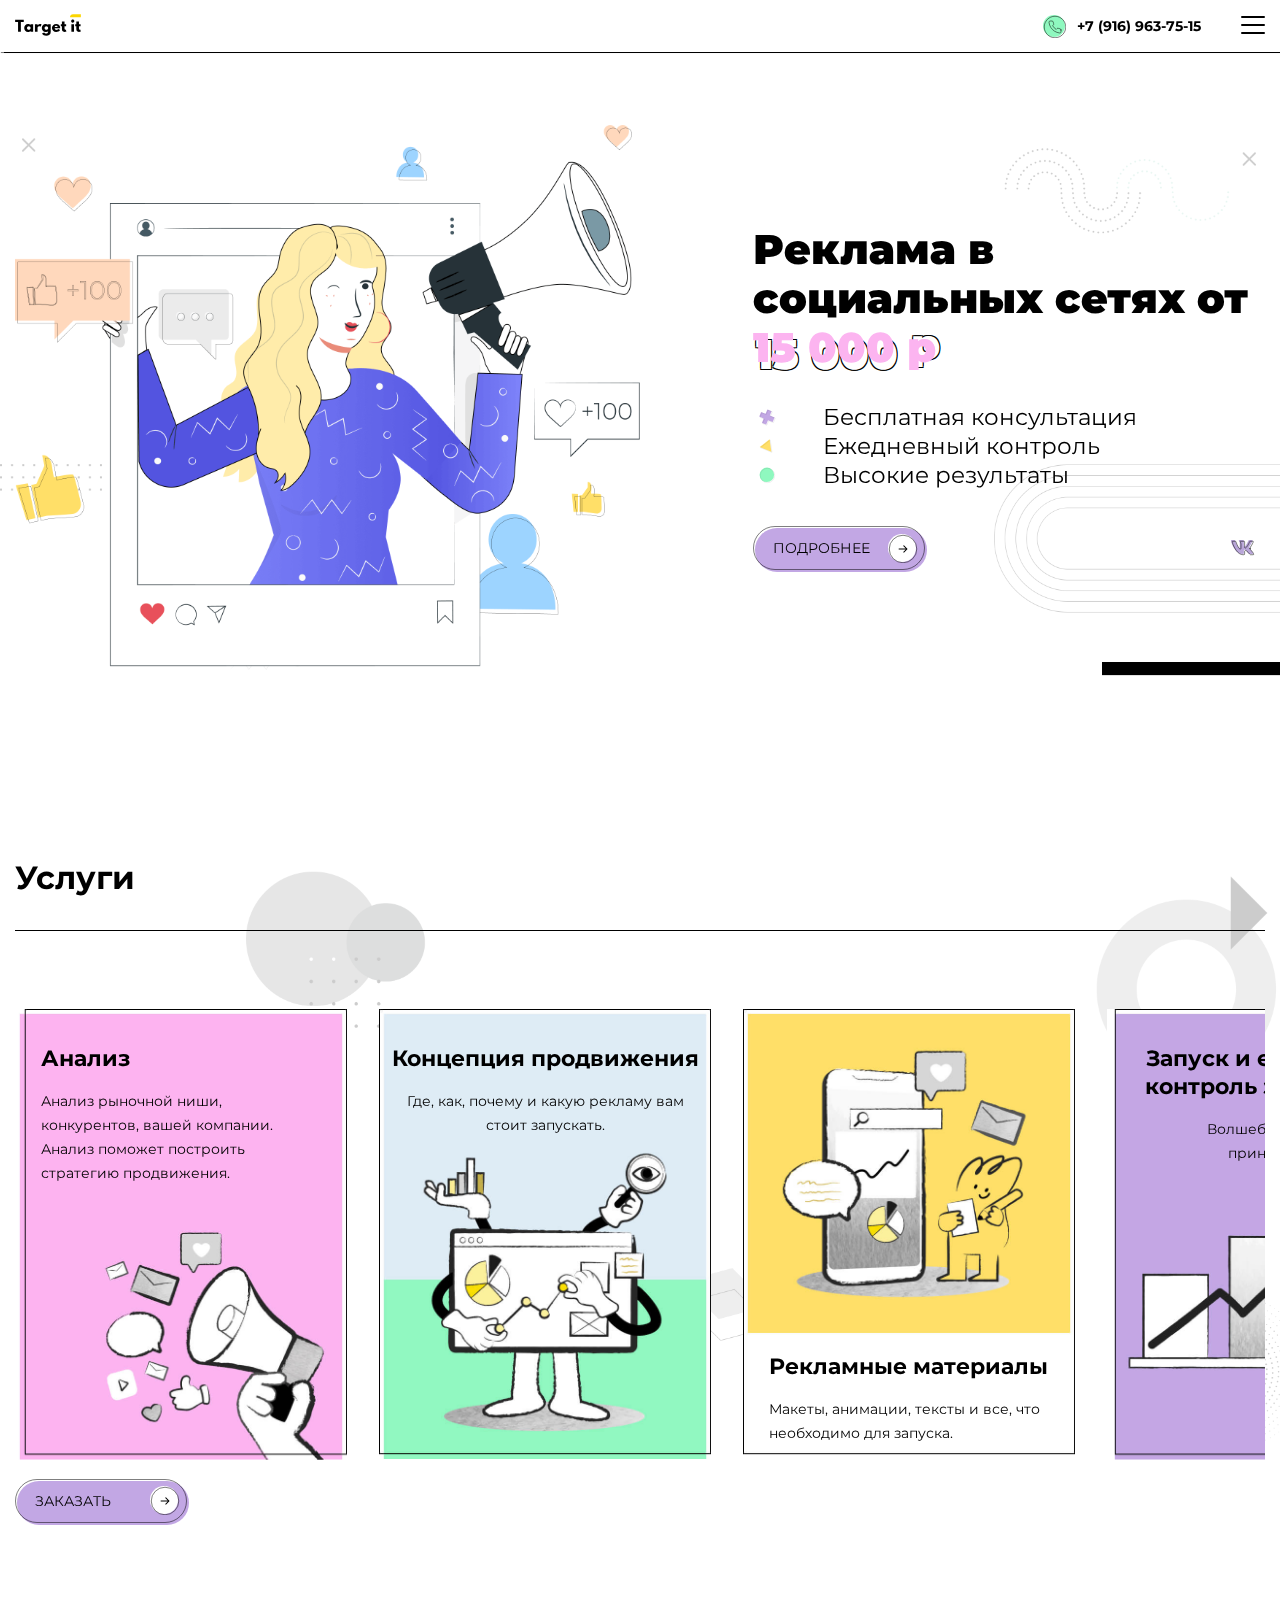
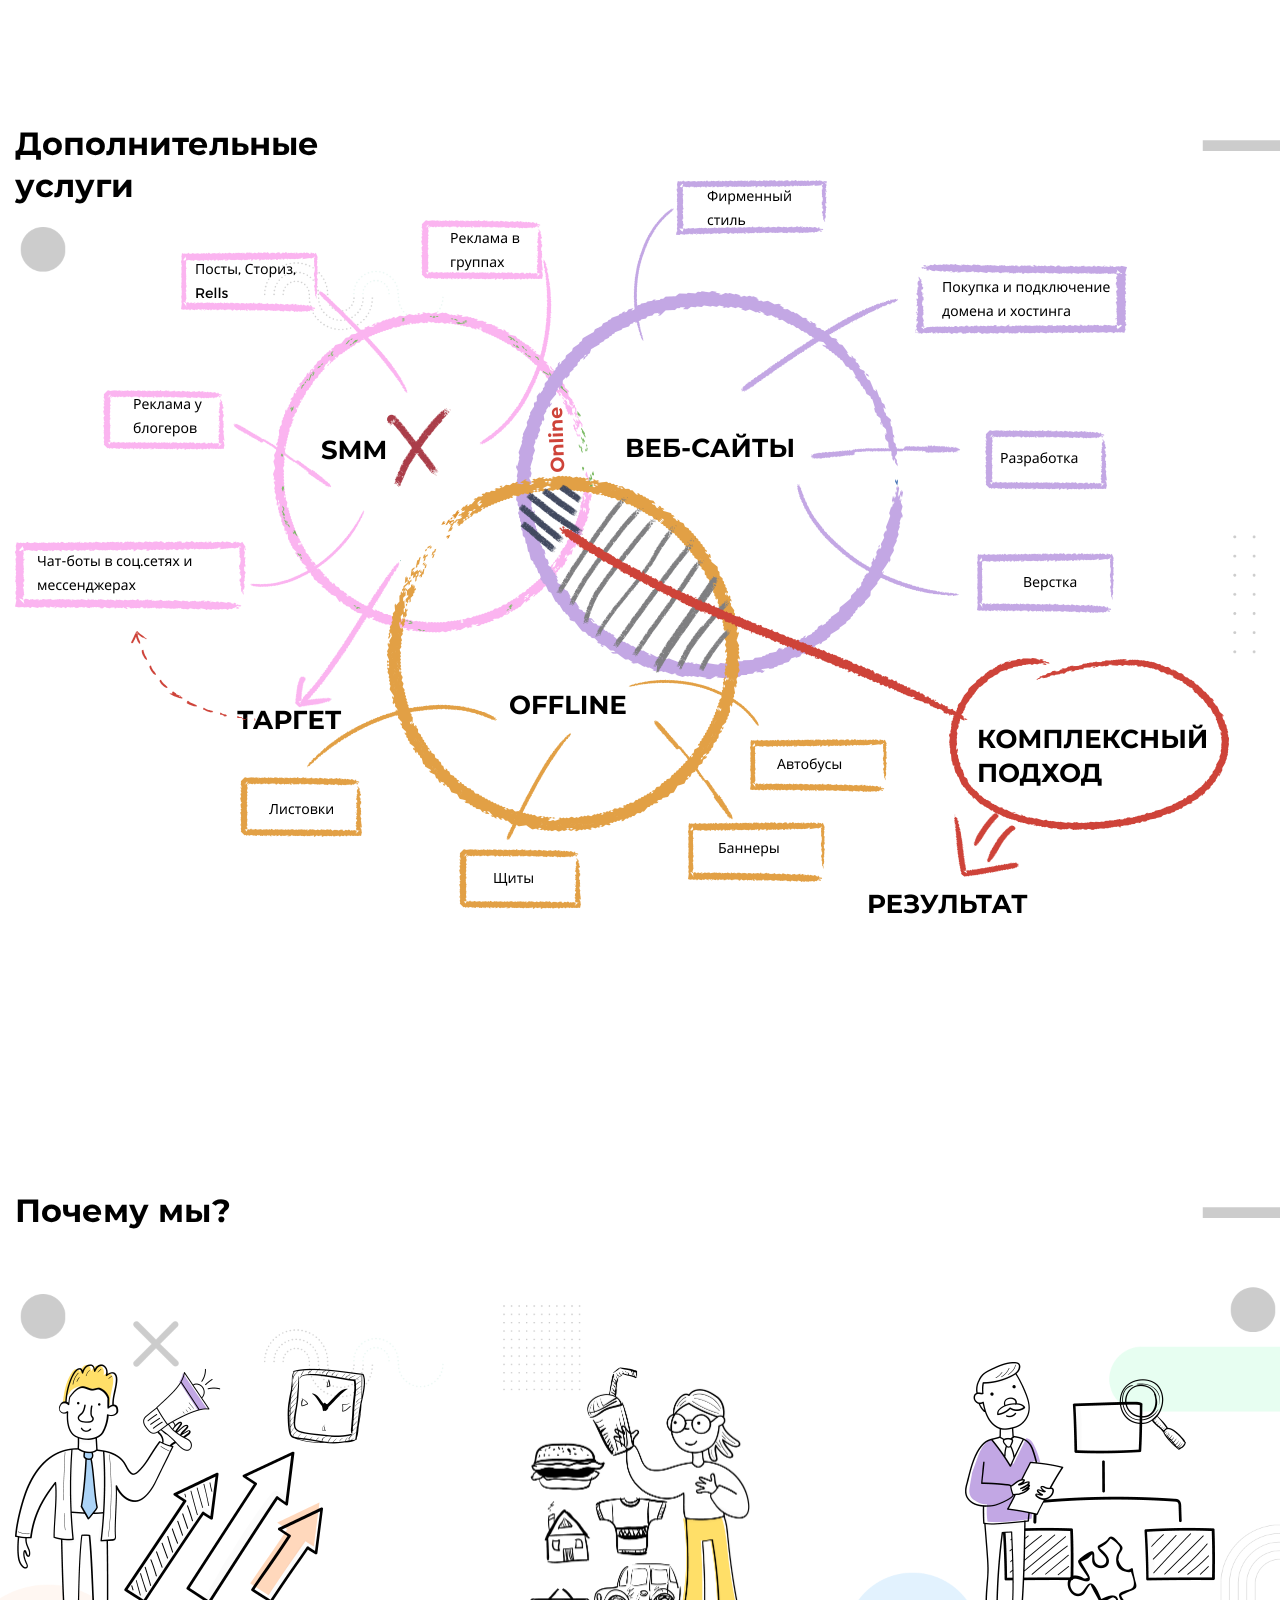
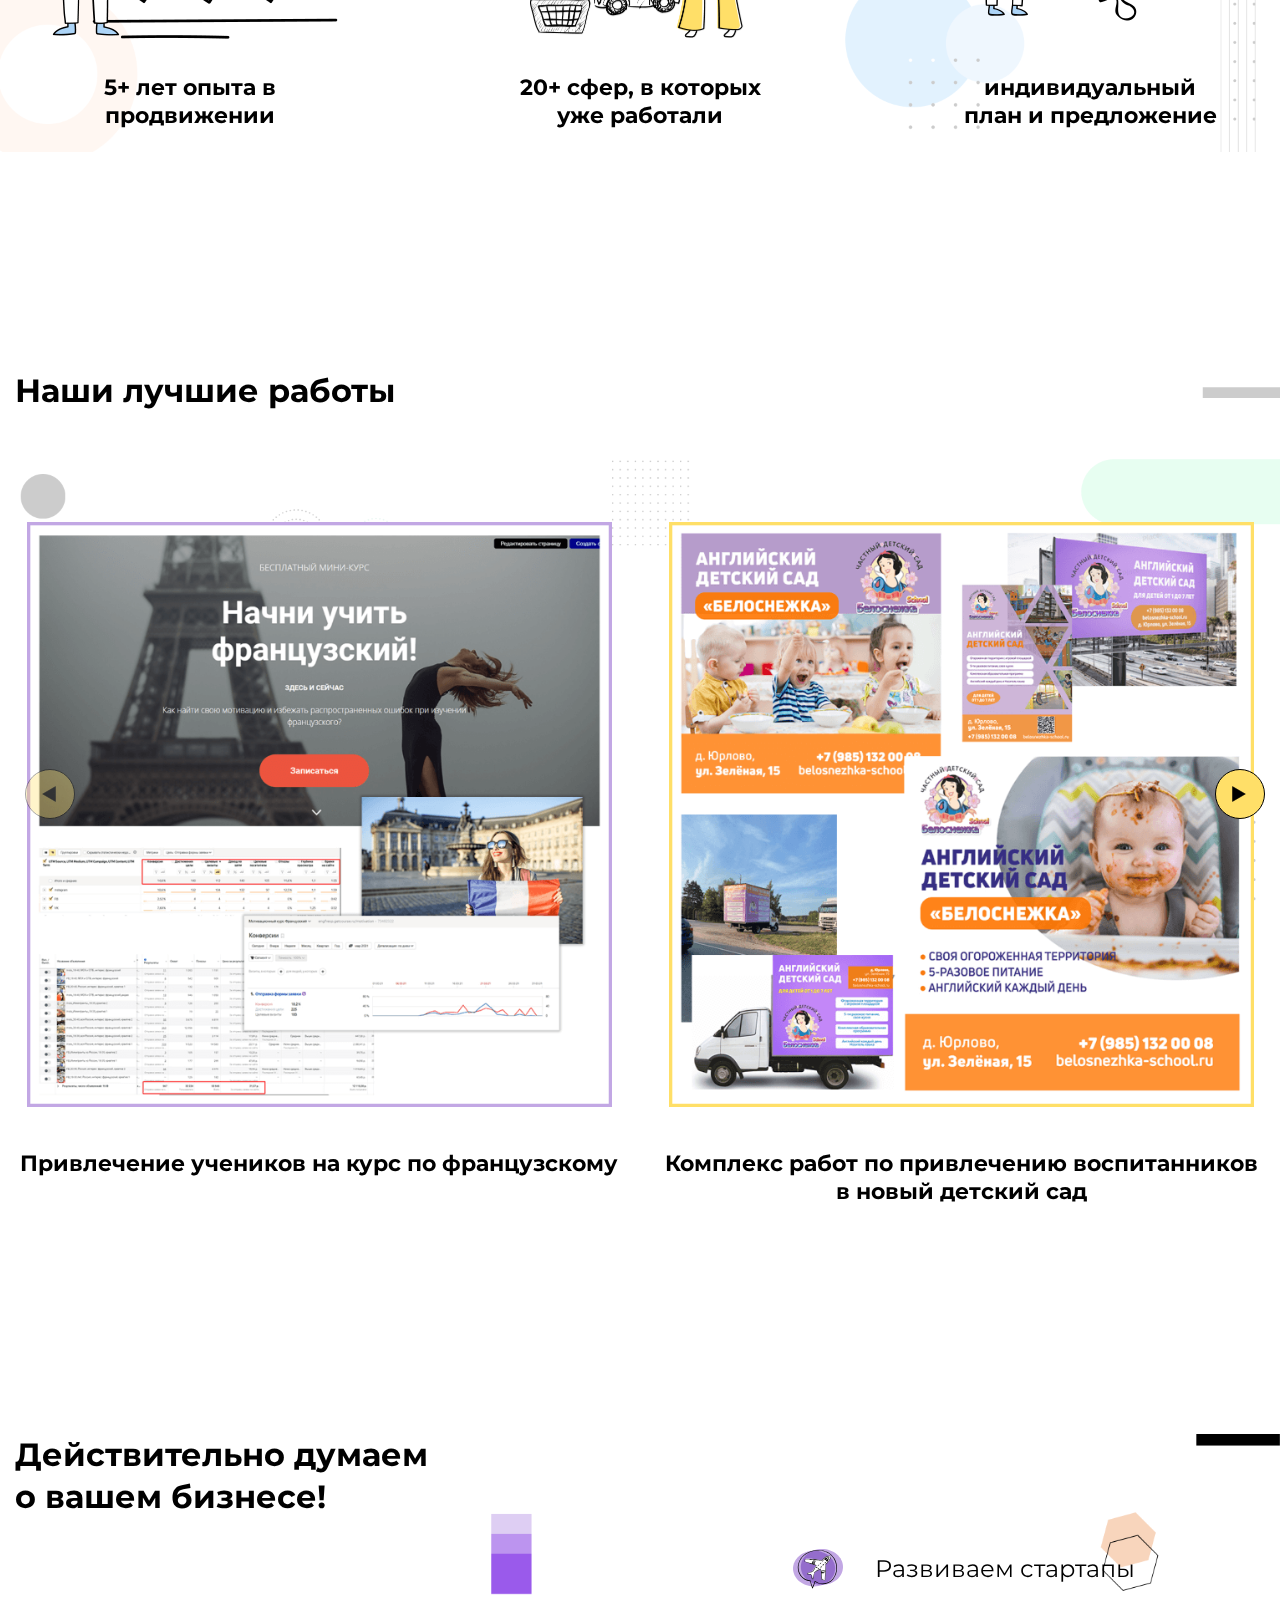
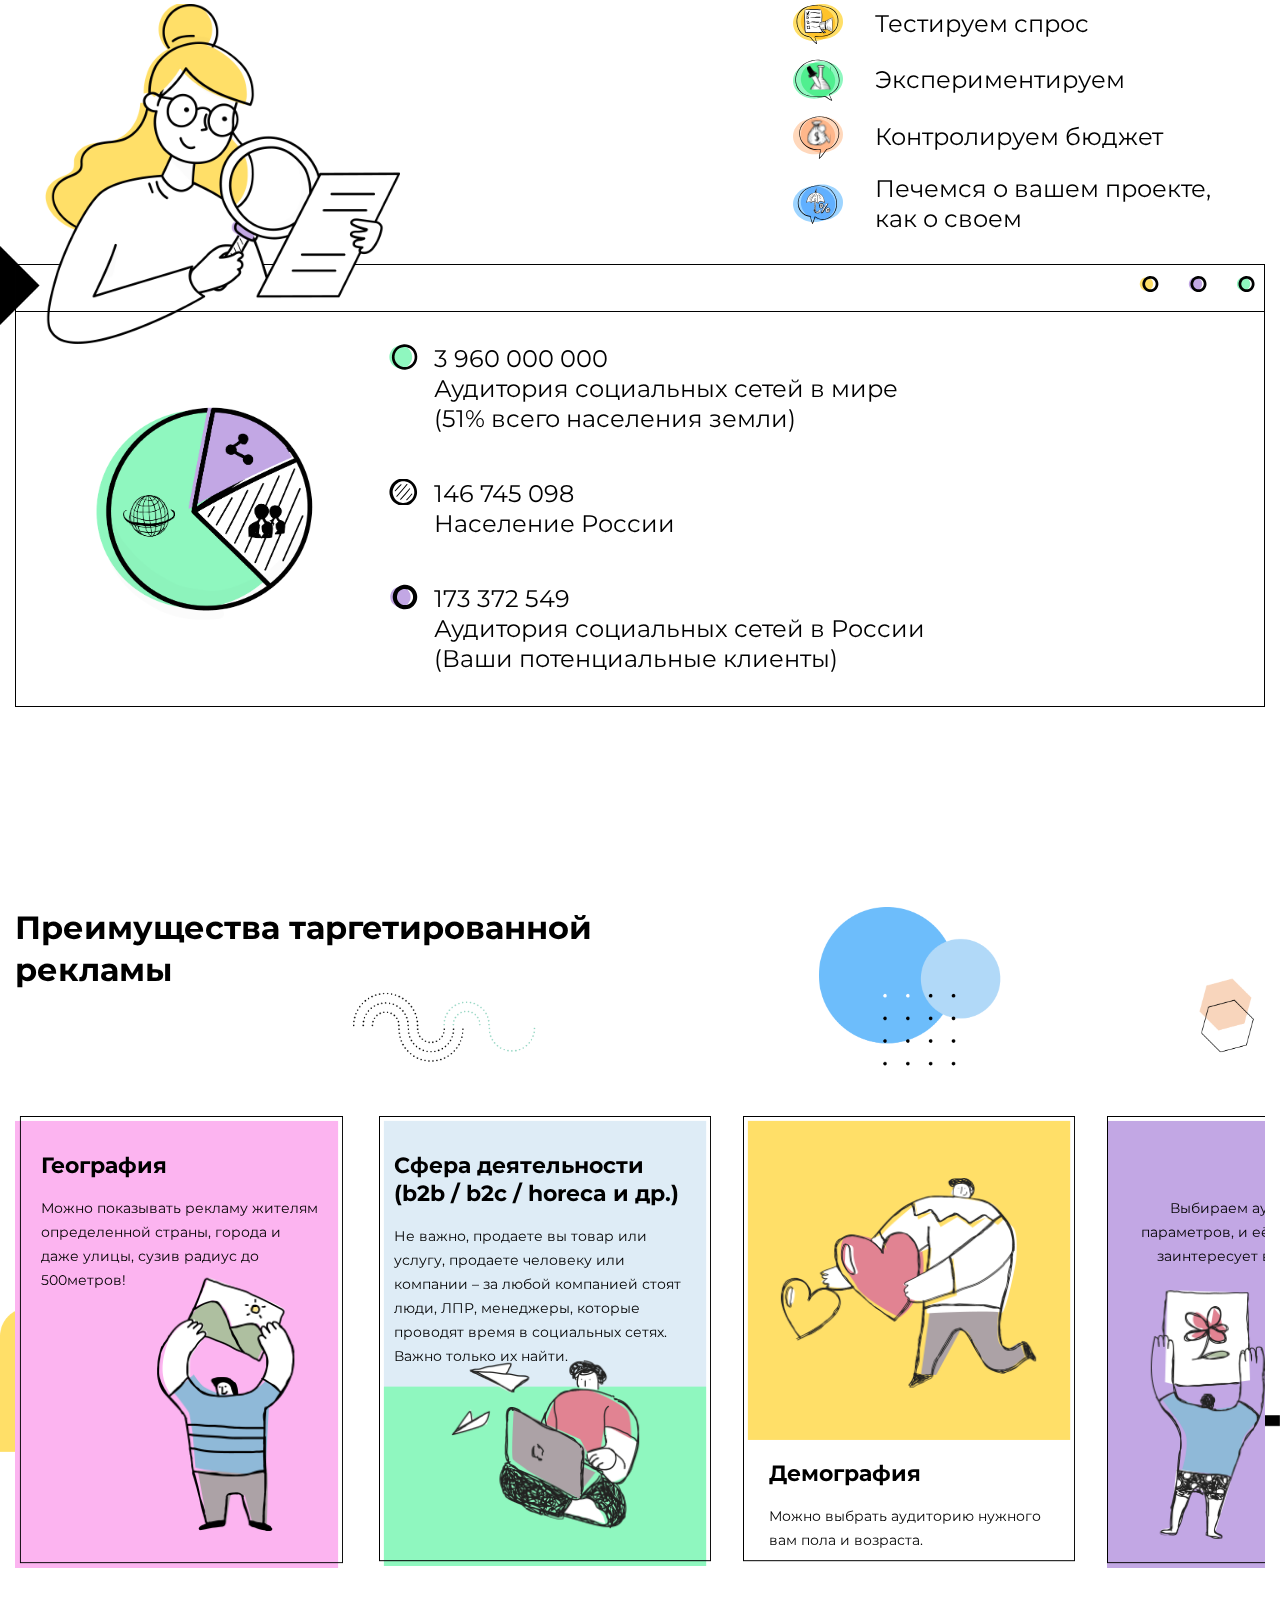
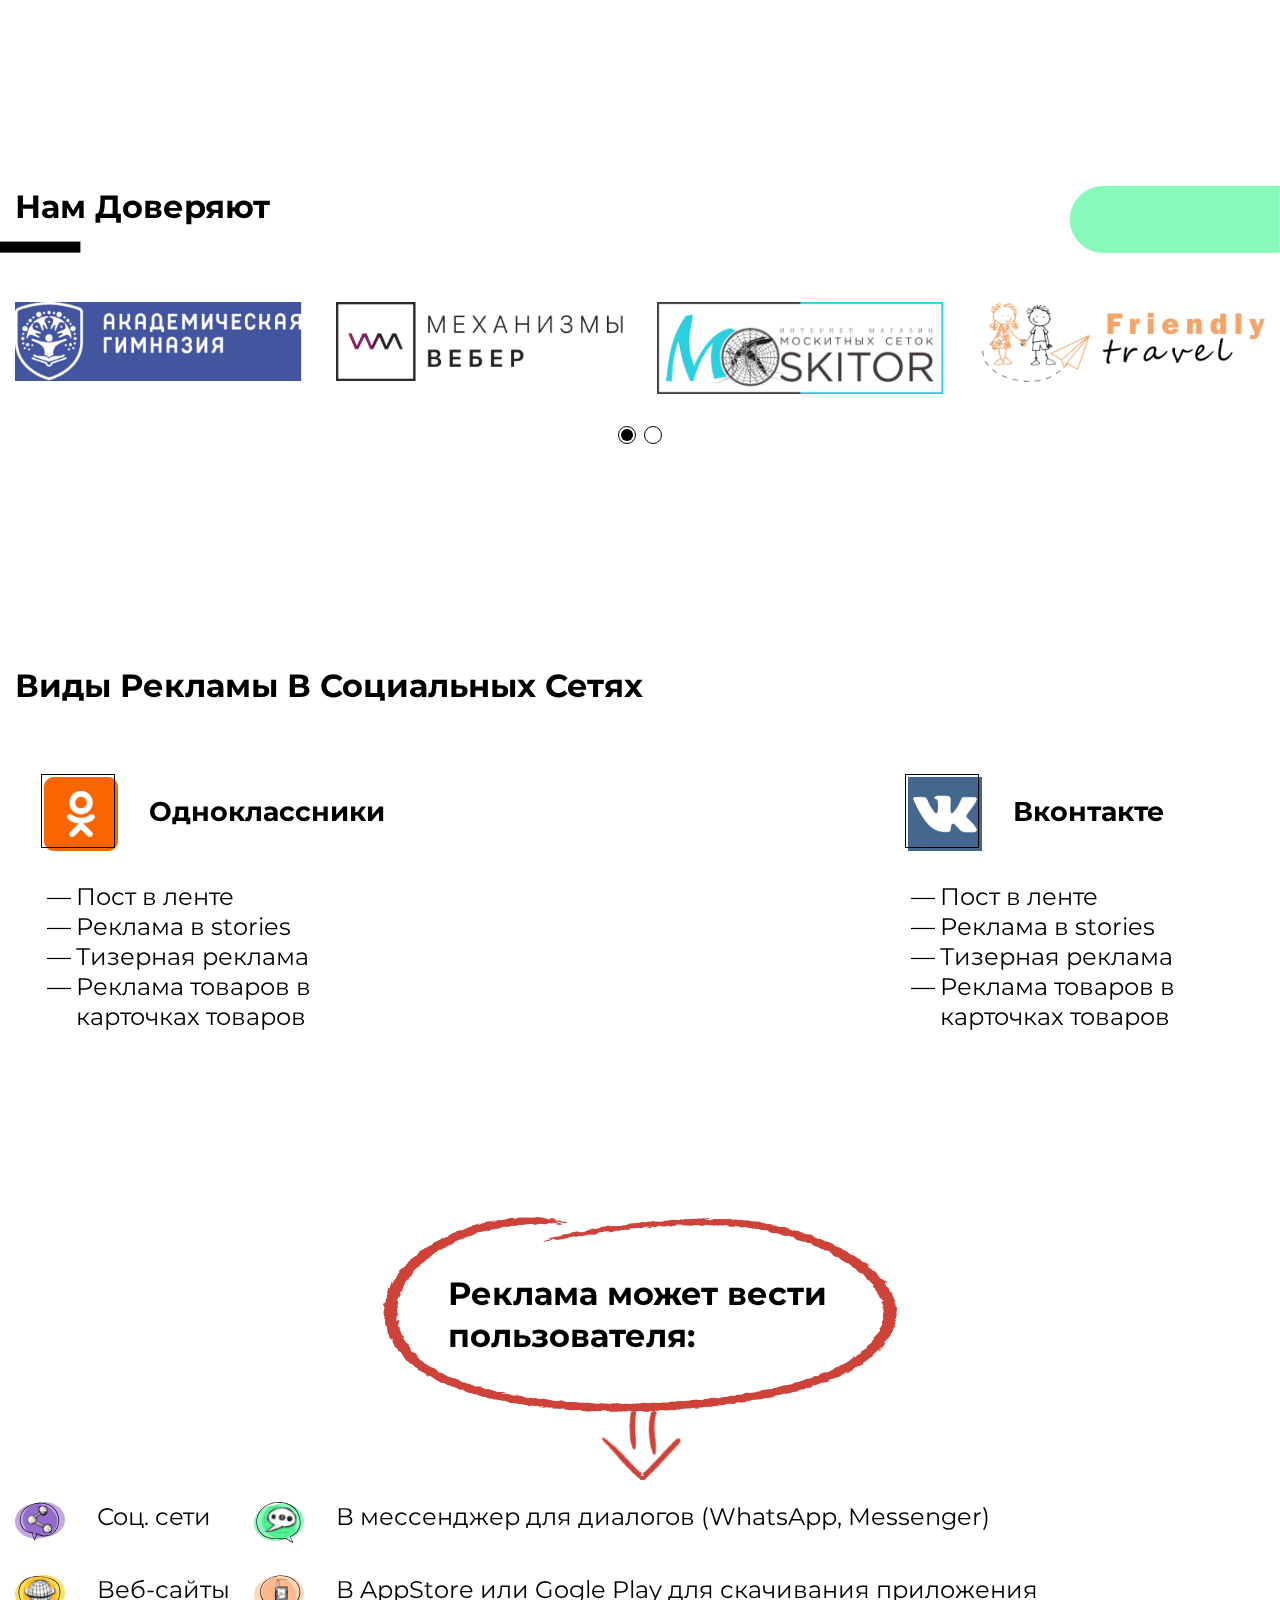
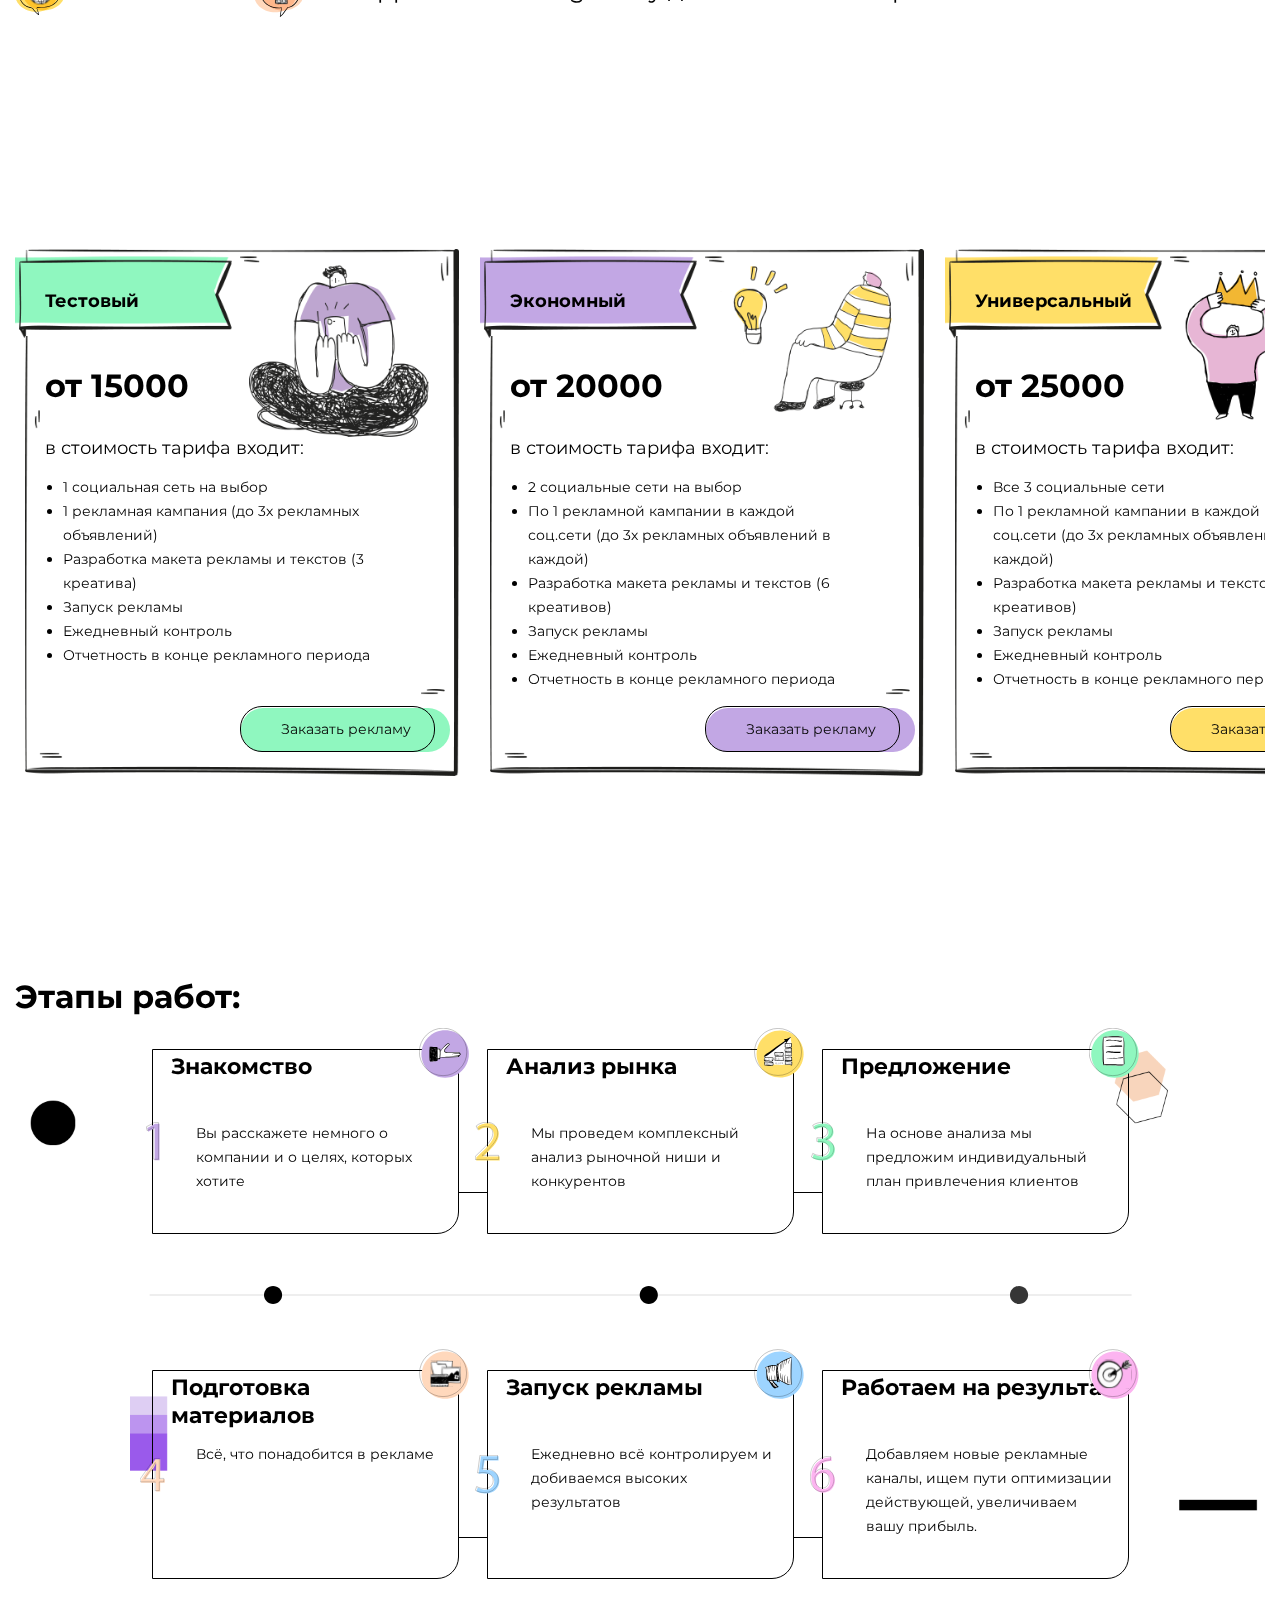
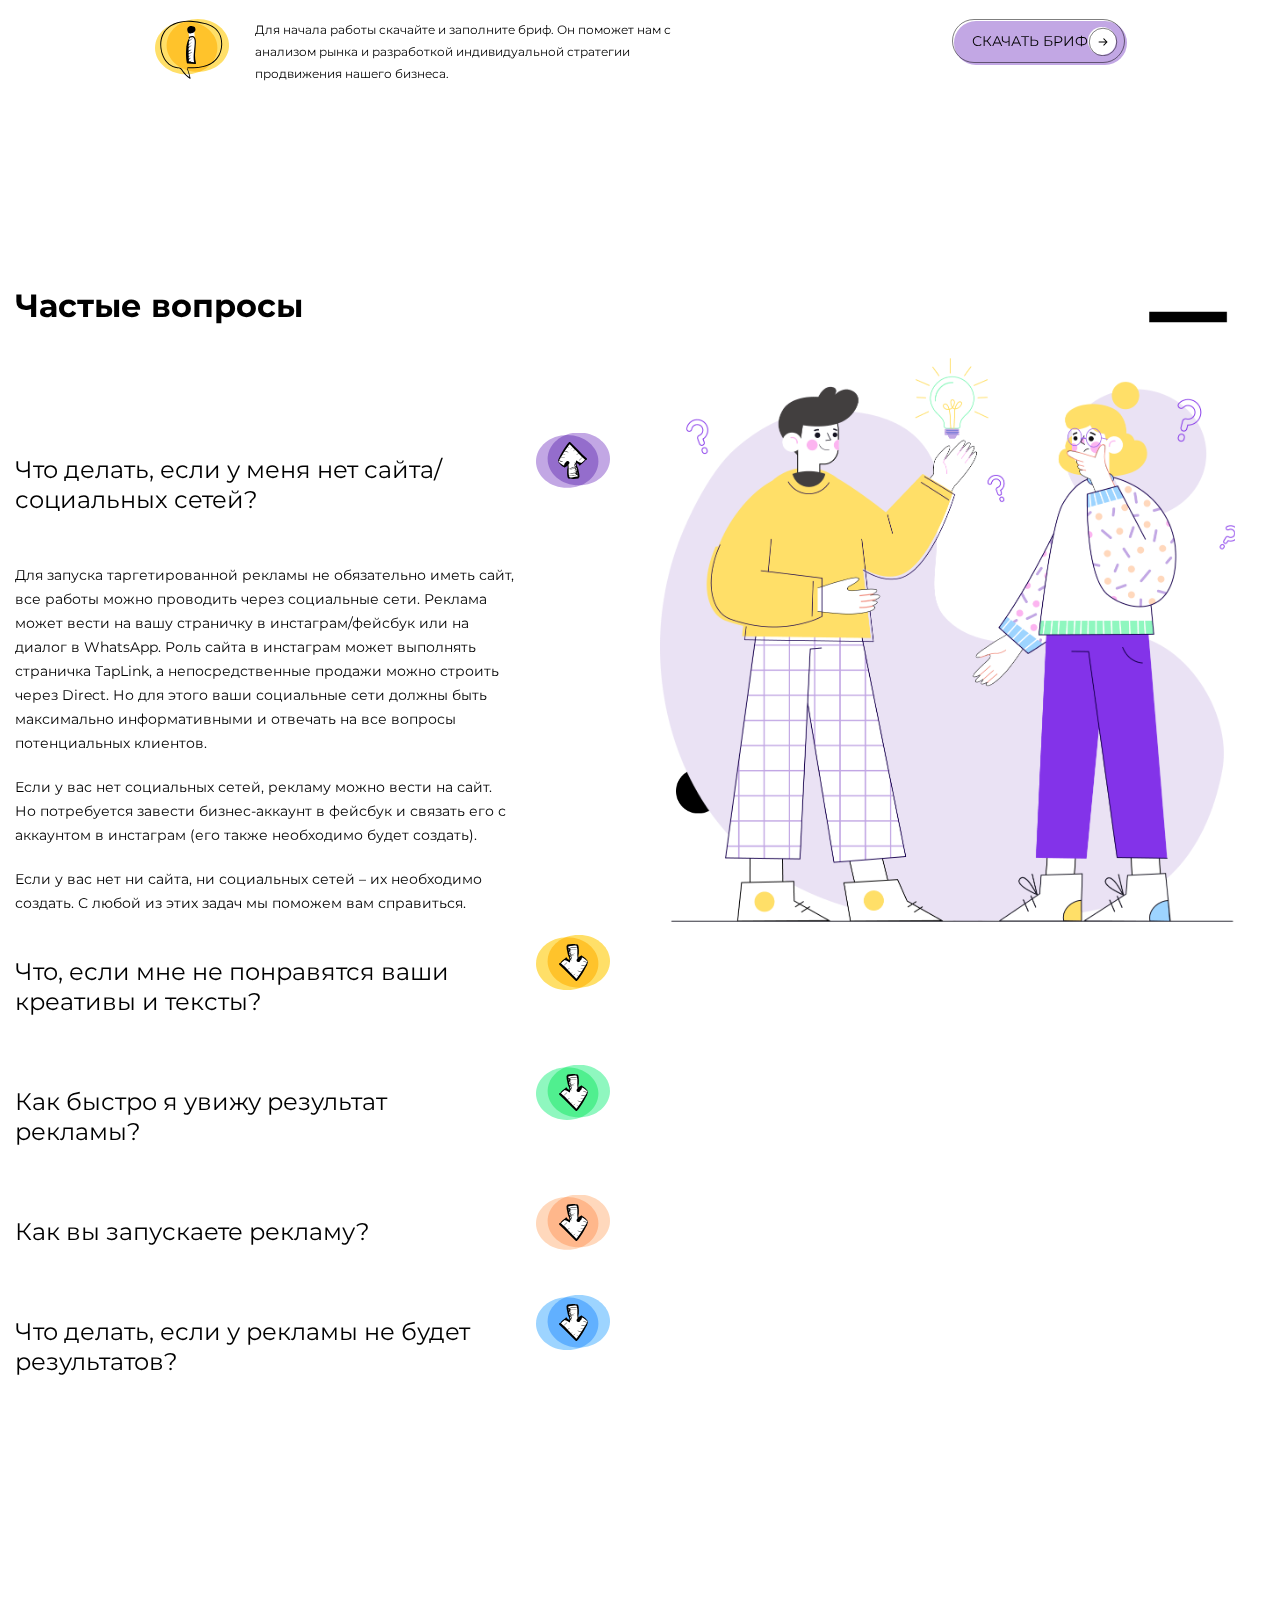
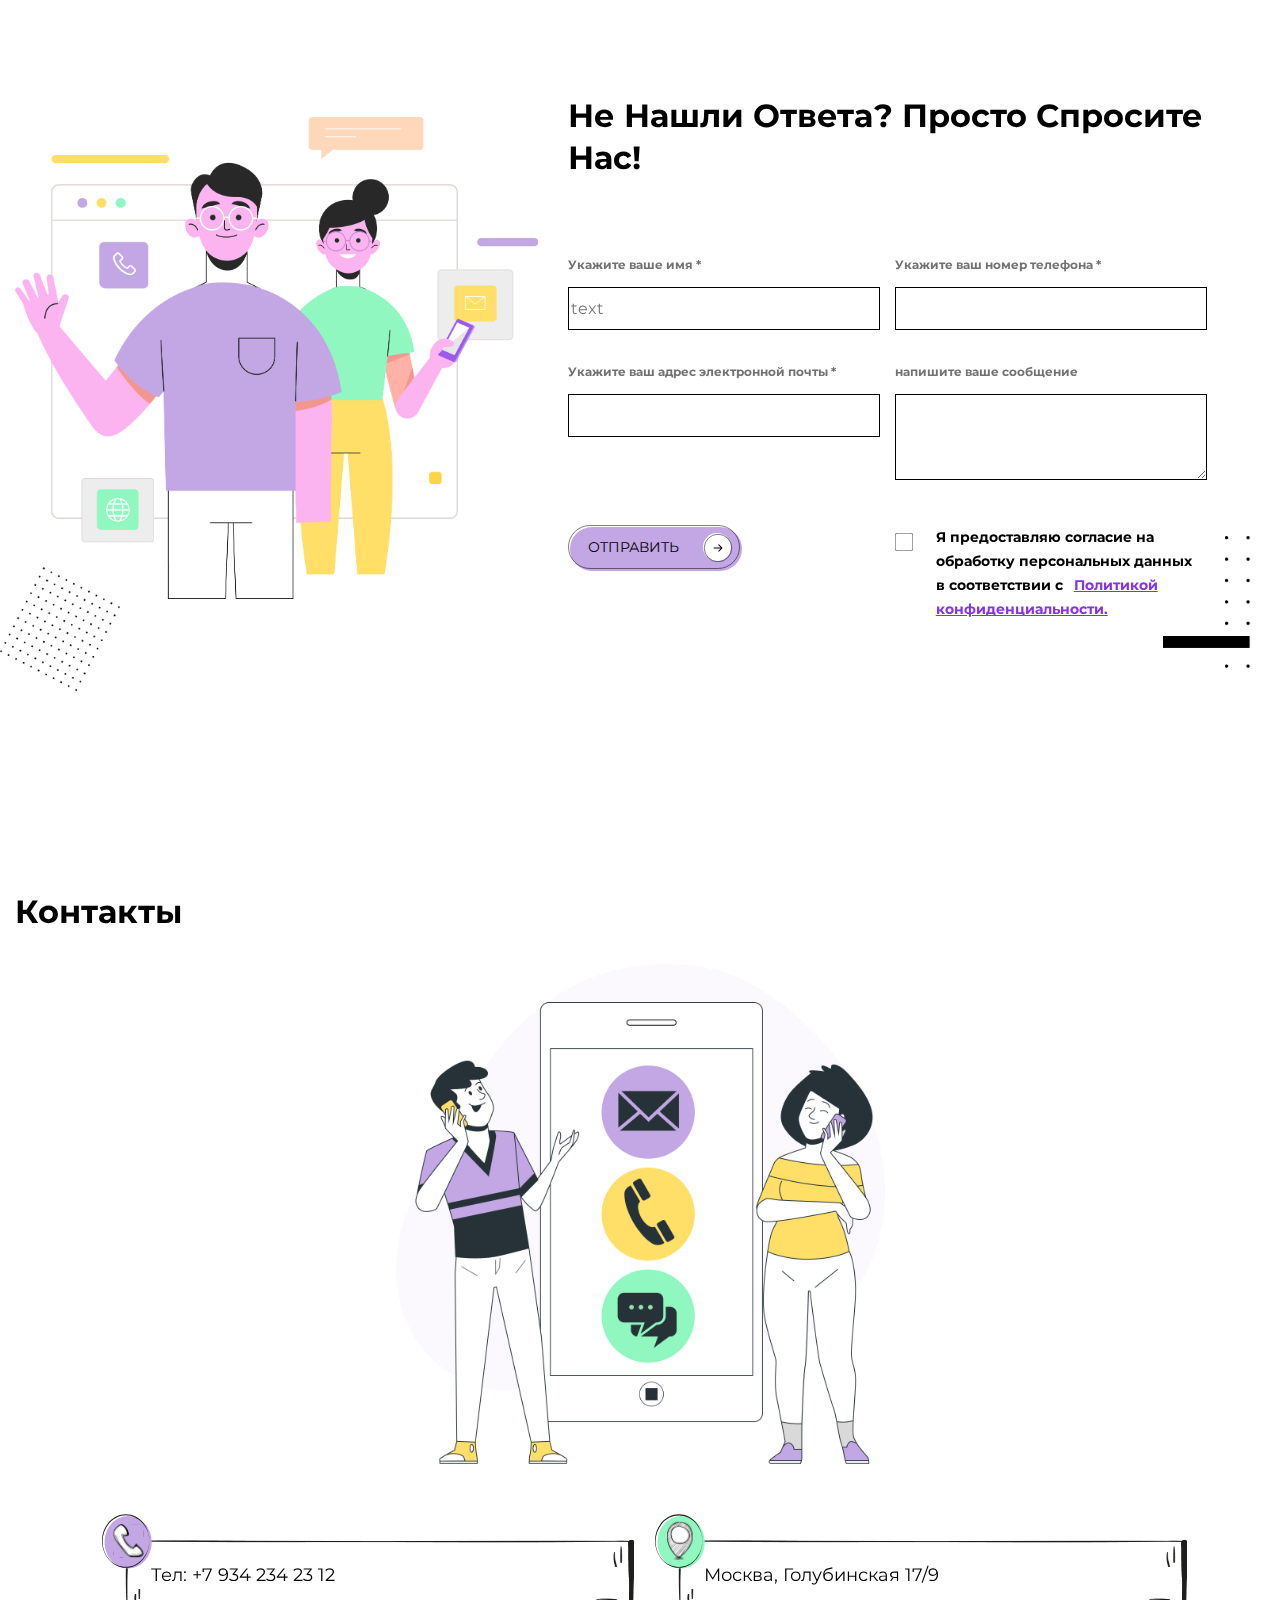
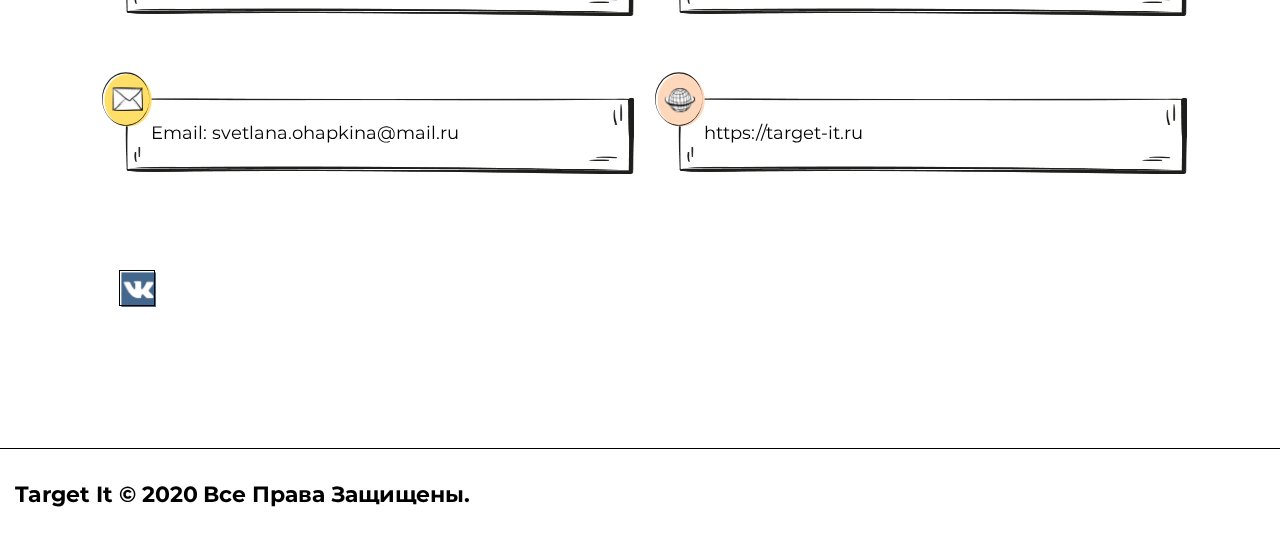
<file: index.html>
<!DOCTYPE html>
<html lang="ru">
<head>
    <meta charset="UTF-8">
    <meta http-equiv="X-UA-Compatible" content="IE=edge">
    <meta name="viewport" content="width=device-width, initial-scale=1.0">
    <title>target-it.ru - таргетированная реклама в соцсетях</title>
    <link rel="shortcut icon" href="img/favicon.svg" type="image/x-icon">
    <link rel="stylesheet" href="css/normalize.css">
    <link rel="stylesheet" href="css/style.css">
    <link rel="stylesheet" href="css/media.css">
    <link rel="stylesheet" href="css/swiper/swiper-bundle.min.7.3.1.css">
    <script defer src="js/swiper/swiper-bundle.min.7.3.1.js"></script>
    <script defer src="js/jquery/jquery-1.12.4.js"></script>
    <script defer src="js/jquery/jquery-ui.js"></script>
    <script defer src="js/script.js"></script>
</head>
<body>
  <header class="header">
    <div class="container">
      <nav class="nav flex">
        <a href="#" class="nav__logo" aria-label="ссылка на главную страницу">
          <img class="logo-img" src="img/logoDark.svg" alt="Логотип таргет ит">
        </a>
        <div class="nav__link-social flex">
          <ul class="nav-list list-reset flex">
            <li class="nav-list__item">
              <a href="#services" class="nav-link">
                услуги
              </a>
            </li>
            <li class="nav-list__item">
              <a href="#about_us" class="nav-link">
                о компании
              </a>
            </li>
            <li class="nav-list__item">
              <a href="#prices" class="nav-link">
                цены
              </a>
            </li>
            <li class="nav-list__item">
              <a href="uploads/Бриф.docx" class="nav-link">
                скачать бриф
              </a>
            </li>
          </ul>
          <button class="nav__btn-to-form color-back color-back_yellow btn-reset">
            обратный звонок
          </button>
         <ul class="mob-social list-reset flex">
           <!-- <li class="mob-social__item">
             <a href="https://www.instagram.com/target__it/" target="_blank" aria-label="Ссылка на социальную сеть target-it в инстаграм">
               <svg width="44" height="44" viewBox="0 0 44 44" fill="none" xmlns="http://www.w3.org/2000/svg">
                <rect x="10" y="10" width="22" height="22" rx="4" fill="#C4C4C4"/>
                <rect x="11.25" y="11.25" width="21.5" height="21.5" rx="3.75" stroke="black" stroke-width="0.5"/>
                <circle cx="22" cy="25" r="3.75" stroke="black" stroke-width="0.5"/>
                <circle cx="29.3704" cy="15.0214" r="2" fill="#232222"/>
              </svg>
             </a>
           </li>
           <li class="mob-social__item">
             <a href="https://www.facebook.com/targetitnow/" target="_blank" aria-label="Ссылка на социальную сеть target-it в фэйсбук">
               <svg width="44" height="44" viewBox="0 0 44 44" fill="none" xmlns="http://www.w3.org/2000/svg">
                 <path d="M22.4358 17.2133V15.0133C22.4358 14.06 22.6358 13.5467 24.0358 13.5467H25.7692V9.88H23.1025C19.7692 9.88 18.4358 12.3 18.4358 15.0133V17.2133H15.7692V20.88H18.4358V31.88H22.4358V20.88H25.3692L25.7692 17.2133H22.4358Z" fill="#B9A6D9"/>
                 <path d="M22.9038 18.04V18.29H23.1538H25.9532L25.6364 21.31H23.1538H22.9038V21.56V31.87H19.7115V21.56V21.31H19.4615H17.25V18.29H19.4615H19.7115V18.04V15.928C19.7115 14.6602 20.0117 13.488 20.6602 12.6389C21.3011 11.7998 22.3017 11.25 23.7692 11.25H25.9808V14.27H24.6308C23.9673 14.27 23.5016 14.3935 23.2195 14.7163C22.9442 15.0311 22.9038 15.4727 22.9038 15.928V18.04Z" stroke="black" stroke-width="0.5"/>
               </svg>
             </a>
           </li> -->
           <li class="mob-social__item">
             <a href="https://vk.com/public195227283" target="_blank" aria-label="ссылка на социальную сеть target-it в вконтакте">
              <svg width="44" height="44" viewBox="0 0 44 44" fill="none" xmlns="http://www.w3.org/2000/svg">
                <path d="M31.4956 14.9481C31.6493 14.4011 31.4956 14 30.7688 14H28.3611C27.7485 14 27.4685 14.347 27.3148 14.7281C27.3148 14.7281 26.0907 17.9264 24.356 20.0002C23.7961 20.6036 23.5403 20.7942 23.2351 20.7942C23.0825 20.7942 22.8607 20.6036 22.8607 20.0566V14.9481C22.8607 14.2917 22.6839 14 22.1734 14H18.3901C18.008 14 17.7775 14.3035 17.7775 14.5928C17.7775 15.2139 18.6448 15.3574 18.7337 17.1077V20.9047C18.7337 21.7363 18.5943 21.8881 18.2869 21.8881C17.4711 21.8881 15.4862 18.678 14.3081 15.0034C14.0787 14.2894 13.847 14.0012 13.2322 14.0012H10.8256C10.1372 14.0012 10 14.3482 10 14.7293C10 15.4139 10.8157 18.8015 13.7998 23.282C15.7892 26.3415 18.5899 28 21.1414 28C22.6707 28 22.8596 27.6318 22.8596 26.9966V24.6841C22.8596 23.9477 23.0056 23.7995 23.4898 23.7995C23.8455 23.7995 24.4581 23.9924 25.8865 25.4663C27.5179 27.2142 27.788 27.9988 28.7047 27.9988H31.1113C31.7986 27.9988 32.1422 27.6306 31.9446 26.9037C31.7283 26.1803 30.9488 25.1275 29.9146 23.8819C29.3525 23.1714 28.5126 22.4068 28.2568 22.0245C27.9 21.5317 28.0032 21.3141 28.2568 20.8765C28.2579 20.8777 31.1904 16.4525 31.4956 14.9481Z" fill="#B9A6D9"/>
                <path d="M32.2549 15.8804L32.2524 15.8893L32.2506 15.8984C32.1817 16.2377 31.9561 16.7692 31.638 17.3961C31.3237 18.0154 30.9317 18.7041 30.5474 19.3489C30.1634 19.9932 29.7886 20.5909 29.5097 21.0277C29.3961 21.2056 29.2984 21.3567 29.2226 21.4732L29.2097 21.4593L29.0405 21.7511C28.92 21.959 28.7966 22.1731 28.7786 22.4109C28.7593 22.6663 28.8603 22.9023 29.0517 23.1675C29.1909 23.374 29.4687 23.6656 29.7594 23.9707L29.7898 24.0026C30.1036 24.332 30.4459 24.6924 30.7186 25.037L30.7185 25.037L30.7223 25.0416C31.2378 25.6625 31.6857 26.2304 32.0305 26.7306C32.3772 27.2333 32.6071 27.6499 32.7042 27.9723C32.7911 28.2943 32.7414 28.4721 32.665 28.5672C32.5855 28.666 32.4187 28.7488 32.1113 28.7488H29.7047C29.5156 28.7488 29.3694 28.7095 29.2294 28.6309C29.0833 28.5489 28.9334 28.4183 28.7466 28.2177C28.5951 28.055 28.4295 27.8577 28.2277 27.6172C28.1797 27.56 28.1297 27.5005 28.0774 27.4383C27.8071 27.1175 27.4812 26.7371 27.0692 26.2957L27.0693 26.2957L27.066 26.2923C25.6359 24.8167 24.9583 24.5495 24.4898 24.5495C24.2389 24.5495 23.9677 24.5833 23.7933 24.8155C23.7127 24.9227 23.669 25.0522 23.644 25.1907C23.6188 25.3295 23.6096 25.4939 23.6096 25.6841V27.9966C23.6096 28.2978 23.5624 28.4369 23.428 28.5336C23.2604 28.6541 22.9049 28.75 22.1414 28.75C19.6974 28.75 16.9667 27.1558 15.0094 24.1457L15.0094 24.1457L15.0079 24.1434C13.526 21.9185 12.5845 19.9677 12.0141 18.4921C11.7288 17.7541 11.5368 17.136 11.4164 16.6628C11.2943 16.1829 11.25 15.8678 11.25 15.7293C11.25 15.5611 11.2818 15.4551 11.3409 15.3891C11.3956 15.3281 11.5196 15.2512 11.8256 15.2512H14.2322C14.4972 15.2512 14.6367 15.3115 14.7391 15.4125C14.8561 15.528 14.9567 15.727 15.0701 16.0797C15.6645 17.9339 16.4627 19.6723 17.2181 20.9509C17.5953 21.5894 17.9661 22.1205 18.3 22.4954C18.4667 22.6825 18.63 22.8373 18.7859 22.9473C18.9365 23.0535 19.1085 23.1381 19.2869 23.1381C19.3811 23.1381 19.4905 23.1271 19.5952 23.0765C19.7064 23.0227 19.7896 22.9355 19.8477 22.823C19.952 22.621 19.9837 22.3177 19.9837 21.9047V18.1077H19.984L19.9834 18.095C19.9364 17.1706 19.6806 16.6531 19.4284 16.2854C19.3711 16.2019 19.3146 16.127 19.265 16.0612L19.2562 16.0495C19.2031 15.979 19.1601 15.9213 19.1244 15.8661C19.056 15.7601 19.0275 15.6821 19.0275 15.5928C19.0275 15.4269 19.1603 15.25 19.3901 15.25H23.1734C23.3787 15.25 23.4578 15.3054 23.5034 15.3708C23.5651 15.4594 23.6107 15.6297 23.6107 15.9481V21.0566C23.6107 21.3609 23.672 21.597 23.7803 21.7656C23.8881 21.9335 24.0526 22.0442 24.2351 22.0442C24.4517 22.0442 24.6417 21.9725 24.8454 21.8268C25.0401 21.6876 25.2591 21.4722 25.5393 21.1702L25.5395 21.1704L25.5478 21.1606C26.4339 20.1012 27.1839 18.7627 27.7101 17.6972C27.9739 17.1629 28.1831 16.694 28.3264 16.3584C28.398 16.1906 28.4533 16.056 28.4907 15.963C28.5094 15.9165 28.5237 15.8805 28.5334 15.8558L28.5444 15.8277L28.5472 15.8203L28.5474 15.8198C28.6151 15.6525 28.7026 15.5132 28.8233 15.4153C28.94 15.3208 29.1059 15.25 29.3611 15.25H31.7688C32.0946 15.25 32.2099 15.3395 32.253 15.4056C32.3035 15.4829 32.3252 15.6304 32.2549 15.8804ZM29.2568 21.8765L29.0739 22.047C29.0988 22.0577 29.1238 22.0654 29.1484 22.0706C28.982 22.3903 28.9567 22.6101 29.2568 23.0245V21.8765Z" stroke="black" stroke-width="0.5"/>
              </svg>
             </a>
           </li>
          </ul>
        </div>
        <a href="tel:+79169637515" class="nav-phone" aria-label="позвонить по номеру телефона">
          <svg class="nav-phone__icon-svg" width="23" height="23" viewBox="0 0 23 23" fill="none" xmlns="http://www.w3.org/2000/svg">
            <ellipse opacity="0.5" cx="11" cy="10.9992" rx="11" ry="10.9992" fill="#20F180"/>
            <path d="M22.75 11.9992C22.75 17.9358 17.9371 22.7484 12 22.7484C6.06292 22.7484 1.25 17.9358 1.25 11.9992C1.25 6.0626 6.06292 1.25 12 1.25C17.9371 1.25 22.75 6.0626 22.75 11.9992Z" stroke="black" stroke-width="0.5"/>
            <path d="M17.9996 14.9837V16.79C18.0003 16.9577 17.9659 17.1237 17.8986 17.2773C17.8313 17.431 17.7325 17.5689 17.6087 17.6823C17.4849 17.7956 17.3387 17.8819 17.1795 17.9357C17.0203 17.9894 16.8517 18.0093 16.6843 17.9943C14.8277 17.7929 13.0443 17.1598 11.4773 16.1457C10.0195 15.2213 8.78356 13.9879 7.8572 12.533C6.83752 10.9622 6.20294 9.17382 6.0049 7.31268C5.98982 7.14617 6.00965 6.97836 6.06312 6.81992C6.11659 6.66148 6.20254 6.51589 6.31548 6.39241C6.42843 6.26894 6.5659 6.17028 6.71915 6.10273C6.87239 6.03518 7.03805 6.00022 7.20558 6.00006H9.01565C9.30846 5.99718 9.59233 6.10066 9.81435 6.2912C10.0364 6.48174 10.1814 6.74635 10.2224 7.0357C10.2988 7.61377 10.4404 8.18137 10.6447 8.72765C10.7259 8.94317 10.7435 9.17738 10.6953 9.40256C10.6472 9.62773 10.5354 9.83441 10.3732 9.99812L9.60694 10.7628C10.4658 12.2702 11.7165 13.5184 13.2271 14.3755L13.9933 13.6108C14.1574 13.4489 14.3645 13.3374 14.5901 13.2894C14.8158 13.2413 15.0505 13.2589 15.2664 13.3399C15.8138 13.5437 16.3826 13.6851 16.9619 13.7614C17.2549 13.8026 17.5226 13.9499 17.714 14.1753C17.9053 14.4007 18.007 14.6884 17.9996 14.9837Z" stroke="black" stroke-width="0.5" stroke-linecap="round" stroke-linejoin="round"/>
          </svg>
          +7 (916) 963-75-15
        </a>
        <button class="nav__burger btn-reset" aria-label="кнопка развернуть мобильное меню">
          <img class="img-burger" src="img/ico-burger.svg" alt="Иконка бургера">
        </button>
      </nav>
    </div>
  </header>
  <main class="main">
    <section id="about_us" class="section hero">
      <div class="container hero__container flex">
        <div class="hero-col-left">
          <picture>
            <source media="(max-width: 414px)" srcset="img/hero-banner-414.png">
            <source media="(max-width: 1024px)" srcset="img/hero-banner-1024.png">
            <img class="hero__img" src="img/hero-banner.png" alt="Баннер в шапке сайта">
          </picture>
        </div>
        <div class="hero-col-right">
          <h1 class="first-title">
            Реклама в социальных сетях от
            <span class="coast" data-coast="15 000">
              15 000
            </span>
            <span class="currency" data-currency="р">
              р
            </span>
          </h1>
          <ul class="hero-list list-reset">
            <li class="hero-list__item">
                Бесплатная консультация
            </li>
            <li class="hero-list__item">
                Ежедневный контроль
            </li>
            <li class="hero-list__item">
                Высокие результаты
            </li>
          </ul>
          <div class="btn-social flex">
            <div class="btn-social__left">
              <button class="button-more data-submit color-back color-back_violet btn-reset flex">
                Подробнее
                <svg width="30" height="29" viewBox="0 0 30 29" fill="none" xmlns="http://www.w3.org/2000/svg">
                  <circle cx="14" cy="14" r="14" fill="white"/>
                  <circle cx="15.0232" cy="15" r="13.75" stroke="black" stroke-width="0.5"/>
                  <path d="M11 14.5C10.7239 14.5 10.5 14.7239 10.5 15C10.5 15.2761 10.7239 15.5 11 15.5V14.5ZM19.3536 15.3536C19.5488 15.1583 19.5488 14.8417 19.3536 14.6464L16.1716 11.4645C15.9763 11.2692 15.6597 11.2692 15.4645 11.4645C15.2692 11.6597 15.2692 11.9763 15.4645 12.1716L18.2929 15L15.4645 17.8284C15.2692 18.0237 15.2692 18.3403 15.4645 18.5355C15.6597 18.7308 15.9763 18.7308 16.1716 18.5355L19.3536 15.3536ZM11 15.5H19V14.5H11V15.5Z" fill="black"/>
                </svg>
              </button>
            </div>
            <div class="btn-social__right flex">
              <!-- <a href="https://www.instagram.com/target__it/" target="_blank" aria-label="Ссылка на социальную сеть target-it в инстаграм">
                <svg width="44" height="44" viewBox="0 0 44 44" fill="none" xmlns="http://www.w3.org/2000/svg">
                 <rect x="10" y="10" width="22" height="22" rx="4" fill="#C4C4C4"/>
                 <rect x="11.25" y="11.25" width="21.5" height="21.5" rx="3.75" stroke="black" stroke-width="0.5"/>
                 <circle cx="22" cy="25" r="3.75" stroke="black" stroke-width="0.5"/>
                 <circle cx="29.3704" cy="15.0214" r="2" fill="#232222"/>
               </svg>
              </a>
              <a href="https://www.facebook.com/targetitnow/" target="_blank" aria-label="Ссылка на социальную сеть target-it в фэйсбук">
                <svg width="44" height="44" viewBox="0 0 44 44" fill="none" xmlns="http://www.w3.org/2000/svg">
                  <path d="M22.4358 17.2133V15.0133C22.4358 14.06 22.6358 13.5467 24.0358 13.5467H25.7692V9.88H23.1025C19.7692 9.88 18.4358 12.3 18.4358 15.0133V17.2133H15.7692V20.88H18.4358V31.88H22.4358V20.88H25.3692L25.7692 17.2133H22.4358Z" fill="#B9A6D9"/>
                  <path d="M22.9038 18.04V18.29H23.1538H25.9532L25.6364 21.31H23.1538H22.9038V21.56V31.87H19.7115V21.56V21.31H19.4615H17.25V18.29H19.4615H19.7115V18.04V15.928C19.7115 14.6602 20.0117 13.488 20.6602 12.6389C21.3011 11.7998 22.3017 11.25 23.7692 11.25H25.9808V14.27H24.6308C23.9673 14.27 23.5016 14.3935 23.2195 14.7163C22.9442 15.0311 22.9038 15.4727 22.9038 15.928V18.04Z" stroke="black" stroke-width="0.5"/>
                </svg>
              </a> -->
               <a href="https://vk.com/public195227283" target="_blank" aria-label="ссылка на социальную сеть target-it в вконтакте">
                <svg width="44" height="44" viewBox="0 0 44 44" fill="none" xmlns="http://www.w3.org/2000/svg">
                  <path d="M31.4956 14.9481C31.6493 14.4011 31.4956 14 30.7688 14H28.3611C27.7485 14 27.4685 14.347 27.3148 14.7281C27.3148 14.7281 26.0907 17.9264 24.356 20.0002C23.7961 20.6036 23.5403 20.7942 23.2351 20.7942C23.0825 20.7942 22.8607 20.6036 22.8607 20.0566V14.9481C22.8607 14.2917 22.6839 14 22.1734 14H18.3901C18.008 14 17.7775 14.3035 17.7775 14.5928C17.7775 15.2139 18.6448 15.3574 18.7337 17.1077V20.9047C18.7337 21.7363 18.5943 21.8881 18.2869 21.8881C17.4711 21.8881 15.4862 18.678 14.3081 15.0034C14.0787 14.2894 13.847 14.0012 13.2322 14.0012H10.8256C10.1372 14.0012 10 14.3482 10 14.7293C10 15.4139 10.8157 18.8015 13.7998 23.282C15.7892 26.3415 18.5899 28 21.1414 28C22.6707 28 22.8596 27.6318 22.8596 26.9966V24.6841C22.8596 23.9477 23.0056 23.7995 23.4898 23.7995C23.8455 23.7995 24.4581 23.9924 25.8865 25.4663C27.5179 27.2142 27.788 27.9988 28.7047 27.9988H31.1113C31.7986 27.9988 32.1422 27.6306 31.9446 26.9037C31.7283 26.1803 30.9488 25.1275 29.9146 23.8819C29.3525 23.1714 28.5126 22.4068 28.2568 22.0245C27.9 21.5317 28.0032 21.3141 28.2568 20.8765C28.2579 20.8777 31.1904 16.4525 31.4956 14.9481Z" fill="#B9A6D9"/>
                  <path d="M32.2549 15.8804L32.2524 15.8893L32.2506 15.8984C32.1817 16.2377 31.9561 16.7692 31.638 17.3961C31.3237 18.0154 30.9317 18.7041 30.5474 19.3489C30.1634 19.9932 29.7886 20.5909 29.5097 21.0277C29.3961 21.2056 29.2984 21.3567 29.2226 21.4732L29.2097 21.4593L29.0405 21.7511C28.92 21.959 28.7966 22.1731 28.7786 22.4109C28.7593 22.6663 28.8603 22.9023 29.0517 23.1675C29.1909 23.374 29.4687 23.6656 29.7594 23.9707L29.7898 24.0026C30.1036 24.332 30.4459 24.6924 30.7186 25.037L30.7185 25.037L30.7223 25.0416C31.2378 25.6625 31.6857 26.2304 32.0305 26.7306C32.3772 27.2333 32.6071 27.6499 32.7042 27.9723C32.7911 28.2943 32.7414 28.4721 32.665 28.5672C32.5855 28.666 32.4187 28.7488 32.1113 28.7488H29.7047C29.5156 28.7488 29.3694 28.7095 29.2294 28.6309C29.0833 28.5489 28.9334 28.4183 28.7466 28.2177C28.5951 28.055 28.4295 27.8577 28.2277 27.6172C28.1797 27.56 28.1297 27.5005 28.0774 27.4383C27.8071 27.1175 27.4812 26.7371 27.0692 26.2957L27.0693 26.2957L27.066 26.2923C25.6359 24.8167 24.9583 24.5495 24.4898 24.5495C24.2389 24.5495 23.9677 24.5833 23.7933 24.8155C23.7127 24.9227 23.669 25.0522 23.644 25.1907C23.6188 25.3295 23.6096 25.4939 23.6096 25.6841V27.9966C23.6096 28.2978 23.5624 28.4369 23.428 28.5336C23.2604 28.6541 22.9049 28.75 22.1414 28.75C19.6974 28.75 16.9667 27.1558 15.0094 24.1457L15.0094 24.1457L15.0079 24.1434C13.526 21.9185 12.5845 19.9677 12.0141 18.4921C11.7288 17.7541 11.5368 17.136 11.4164 16.6628C11.2943 16.1829 11.25 15.8678 11.25 15.7293C11.25 15.5611 11.2818 15.4551 11.3409 15.3891C11.3956 15.3281 11.5196 15.2512 11.8256 15.2512H14.2322C14.4972 15.2512 14.6367 15.3115 14.7391 15.4125C14.8561 15.528 14.9567 15.727 15.0701 16.0797C15.6645 17.9339 16.4627 19.6723 17.2181 20.9509C17.5953 21.5894 17.9661 22.1205 18.3 22.4954C18.4667 22.6825 18.63 22.8373 18.7859 22.9473C18.9365 23.0535 19.1085 23.1381 19.2869 23.1381C19.3811 23.1381 19.4905 23.1271 19.5952 23.0765C19.7064 23.0227 19.7896 22.9355 19.8477 22.823C19.952 22.621 19.9837 22.3177 19.9837 21.9047V18.1077H19.984L19.9834 18.095C19.9364 17.1706 19.6806 16.6531 19.4284 16.2854C19.3711 16.2019 19.3146 16.127 19.265 16.0612L19.2562 16.0495C19.2031 15.979 19.1601 15.9213 19.1244 15.8661C19.056 15.7601 19.0275 15.6821 19.0275 15.5928C19.0275 15.4269 19.1603 15.25 19.3901 15.25H23.1734C23.3787 15.25 23.4578 15.3054 23.5034 15.3708C23.5651 15.4594 23.6107 15.6297 23.6107 15.9481V21.0566C23.6107 21.3609 23.672 21.597 23.7803 21.7656C23.8881 21.9335 24.0526 22.0442 24.2351 22.0442C24.4517 22.0442 24.6417 21.9725 24.8454 21.8268C25.0401 21.6876 25.2591 21.4722 25.5393 21.1702L25.5395 21.1704L25.5478 21.1606C26.4339 20.1012 27.1839 18.7627 27.7101 17.6972C27.9739 17.1629 28.1831 16.694 28.3264 16.3584C28.398 16.1906 28.4533 16.056 28.4907 15.963C28.5094 15.9165 28.5237 15.8805 28.5334 15.8558L28.5444 15.8277L28.5472 15.8203L28.5474 15.8198C28.6151 15.6525 28.7026 15.5132 28.8233 15.4153C28.94 15.3208 29.1059 15.25 29.3611 15.25H31.7688C32.0946 15.25 32.2099 15.3395 32.253 15.4056C32.3035 15.4829 32.3252 15.6304 32.2549 15.8804ZM29.2568 21.8765L29.0739 22.047C29.0988 22.0577 29.1238 22.0654 29.1484 22.0706C28.982 22.3903 28.9567 22.6101 29.2568 23.0245V21.8765Z" stroke="black" stroke-width="0.5"/>
                </svg>
               </a>
            </div>
          </div>
        </div>
      </div>
    </section>
    <section id="services" class="section services">
      <div class="container services__container">
        <h2 class="second-title">
          Услуги
        </h2>
        <div class="line"></div>
        <div class="swipe-wrapper">
          <div class="swipe flex">
            <div class="swipe__col swipe__col_services swipe__col_services-1">
              <h3 class="card-title">
                Анализ
              </h3>
              <p class="card-description">
                Анализ рыночной ниши, конкурентов, вашей компании. Анализ поможет построить стратегию продвижения.
              </p>
            </div>
            <div class="swipe__col swipe__col_services center swipe__col_services-2">
              <h3 class="card-title">
                Концепция продвижения
              </h3>
              <p class="card-description">
                Где, как, почему и какую рекламу вам стоит запускать.
              </p>
            </div>
            <div class="swipe__col swipe__col_services content-bottom-left swipe__col_services-3 flex">
              <h3 class="card-title">
                Рекламные материалы
              </h3>
              <p class="card-description">
                Макеты, анимации, тексты и все, что необходимо для запуска.
              </p>
            </div>
            <div class="swipe__col swipe__col_services right swipe__col_services-4">
              <h3 class="card-title">
                Запуск и ежедневный контроль за рекламой
              </h3>
              <p class="card-description">
                Волшебство, которое будет приносить вам прибыль.
              </p>
            </div>
          </div>
        </div>
        <button class="button-service data-submit color-back color-back_violet btn-reset flex">
          Заказать
          <svg width="30" height="29" viewBox="0 0 30 29" fill="none" xmlns="http://www.w3.org/2000/svg">
            <circle cx="14" cy="14" r="14" fill="white"></circle>
            <circle cx="15.0232" cy="15" r="13.75" stroke="black" stroke-width="0.5"></circle>
            <path d="M11 14.5C10.7239 14.5 10.5 14.7239 10.5 15C10.5 15.2761 10.7239 15.5 11 15.5V14.5ZM19.3536 15.3536C19.5488 15.1583 19.5488 14.8417 19.3536 14.6464L16.1716 11.4645C15.9763 11.2692 15.6597 11.2692 15.4645 11.4645C15.2692 11.6597 15.2692 11.9763 15.4645 12.1716L18.2929 15L15.4645 17.8284C15.2692 18.0237 15.2692 18.3403 15.4645 18.5355C15.6597 18.7308 15.9763 18.7308 16.1716 18.5355L19.3536 15.3536ZM11 15.5H19V14.5H11V15.5Z" fill="black"></path>
          </svg>
        </button>
      </div>
    </section>
    <section class="section additional">
      <div class="container additional__container flex">
       <div class="additional__left">
         <h2 class="second-title">
           Дополнительные услуги
         </h2>
       </div>
       <div class="additional__right">
         <img class="additional__img" src="img/additional-right.png" alt="Изображение схемы работы дополнительныых услуг">
       </div>
       <div class="additional-swiper swiper">
         <div class="swiper-wrapper">
            <div class="swiper-slide additional__slide">
              <img src="img/additional-slide1.png" alt="Слайд 1" class="additional-slide-img">
            </div>
            <div class="swiper-slide additional__slide">
              <img src="img/additional-slide2.png" alt="Слайд 2" class="additional-slide-img">
            </div>
            <div class="swiper-slide additional__slide">
              <img src="img/additional-slide3.png" alt="Слайд 3" class="additional-slide-img">
            </div>
         </div>
         <div class="additional-nav">
           <div class="swiper-pagination additional__pagination"></div>
         </div>
       </div>
      </div>
    </section>
    <section class="section edge">
      <div class="container edge__container">
        <h2 class="second-title second-title_edge">
          Почему мы?
        </h2>
        <div class="swipe-wrapper">
          <div class="swipe swipe-edge flex">
            <div class="swipe__col swipe__col-edge content-bottom-left swipe__col-edge_1 flex">
              <p class="edge-description">
                5+ лет опыта в продвижении
              </p>
            </div>
            <div class="swipe__col swipe__col-edge content-bottom-left swipe__col-edge_2 flex">
              <p class="edge-description">
                20+ сфер, в которых уже работали
              </p>
            </div>
            <div class="swipe__col swipe__col-edge content-bottom-left swipe__col-edge_3 flex">
              <p class="edge-description">
                индивидуальный план и предложение
              </p>
            </div>
          </div>
        </div>
      </div>
    </section>
    <section class="section works">
      <div class="container works__container">
        <h2 class="second-title second-title_works">
          Наши лучшие работы
        </h2>
        <div class="works-swiper swiper">
          <div class="swiper-wrapper">
            <div class="works__slide swiper-slide">
              <img class="works__img" src="img/works/lern_franch.png" alt="Скриншот интернет-страницы сайта по обучению французскому языку">
              <p class="works__description">
                Привлечение учеников на курс по французскому
              </p>
            </div>
            <div class="works__slide swiper-slide">
              <a href="promotion_of_kindergartens.html" class="works-link">
                <img class="works__img" src="img/works/new_kindergarden.png" alt="Скриншот интернет-страницы сайта по привлечению воспитанников в новый детский сад">
              </a>
              <p class="works__description">
                Комплекс работ по привлечению воспитанников в новый детский сад
              </p>
            </div>
            <div class="works__slide swiper-slide">
              <img class="works__img" src="img/works/smm_package.png" alt="Баннер СММ для «Фабрики упаковки» ">
              <p class="works__description">
                SMM для «Фабрики упаковки»
              </p>
            </div>
            <div class="works__slide swiper-slide">
              <img class="works__img" src="img/works/arcobaleno.png" alt="Баннер для кафе Аркобалено города Могилева">
              <p class="works__description">
                Продвижение кафе «Arcobaleno», г. Могилёв
              </p>
            </div>
            <div class="works__slide swiper-slide">
              <img class="works__img" src="img/works/infinity_sochi.png" alt="Скриншот баннеров для Infinity Sochi">
              <p class="works__description">
                Infinity Sochi
              </p>
            </div>
            <div class="works__slide swiper-slide">
              <img class="works__img" src="img/works/academy_gimnazy.png" alt="Скриншот баннеров для продвижения Академической гимназии">
              <p class="works__description">
                Продвижение в социальных сетях для сети детских садов и школ «Академическая гимназия»
              </p>
            </div>
            <div class="works__slide swiper-slide">
              <img class="works__img" src="img/works/visis-basis.png" alt="Скриншот баннеров для Visis Basis">
              <p class="works__description">
                Оптимизация контекстной рекламы в Я.Директ для «Visis Basis»
              </p>
            </div>
            <div class="works__slide swiper-slide">
              <img class="works__img" src="img/works/veber.png" alt="Скриншот баннеров для Veber">
              <p class="works__description">
                Разработка сайта и сувенирной продукции для производства металлоконструкций «Механизмы Вебер»
              </p>
            </div>
            <div class="works__slide swiper-slide">
              <img class="works__img" src="img/works/navigation_system.png" alt="Скриншот баннеров для системы навигации Академической гимназии">
              <p class="works__description">
                Система навигации для филиала сети детских садов и школ «Академическая гимназия»
              </p>
            </div>
            <div class="works__slide swiper-slide">
              <img class="works__img" src="img/works/posm.png" alt="Скриншот баннеров для POSM Академической гимназии">
              <p class="works__description">
                POSM и крупные рекламные носители для сети детских садов и школ «Академическая гимназия»
              </p>
            </div>
            <div class="works__slide swiper-slide">
              <img class="works__img" src="img/works/triton.png" alt="Скриншот баннеров для Тритон">
              <p class="works__description">
                Анализ рыночной ниши для производителя акриловых ванн «Тритон»
              </p>
            </div>
            <div class="works__slide swiper-slide">
              <img class="works__img" src="img/works/gift_veber.png" alt="Скриншот баннеров для подарков Вебер">
              <p class="works__description">
                Подготовка новогодних подарков для подрядчиков производства «Механизмы Вебер»
              </p>
            </div>
            <div class="works__slide swiper-slide">
              <img class="works__img" src="img/works/reporting.png" alt="Скриншот баннеров для АБТ-отчетность">
              <p class="works__description">
                Комплекс работ по повышению узнаваемости и продаж для «АБТ-отчетность»
              </p>
            </div>
            <div class="works__slide swiper-slide">
              <img class="works__img" src="img/works/real_touch.png" alt="Скриншот баннеров для RealTouchFlowers">
              <p class="works__description">
                Подготовка плана продвижения для RealTouchFlowers
              </p>
            </div>
          </div>
          <div class="works__nav">
            <div class="works__button-prev swiper-button-prev"></div>
            <div class="works__button-next swiper-button-next" ></div>
          </div>
        </div>
      </div>
    </section>
    <section class="section business">
      <div class="container business__container flex">
        <div class="business__left">
          <h2 class="second-title business__title">
          Действительно думаем о вашем бизнесе!
        </h2>
        <div class="business-content flex">
          <p class="business-content__text flex">
            <img src="img/icon_startup.svg" alt="" class="business-content__icon">
            Развиваем стартапы
          </p>
          <p class="business-content__text flex">
            <img src="img/icon_test.svg" alt="" class="business-content__icon">
            Тестируем спрос
          </p>
          <p class="business-content__text flex">
            <img src="img/icon_experiment.svg" alt="" class="business-content__icon">
            Экспериментируем
          </p>
          <p class="business-content__text flex">
            <img src="img/icon_control.svg" alt="" class="business-content__icon">
            Контролируем бюджет
          </p>
          <p class="business-content__text flex">
            <img src="img/icon_project.svg" alt="" class="business-content__icon">
            Печемся о вашем проекте, как о своем
          </p>
        </div>
        </div>
        <div class="business__right">
          <div class="business-table">
            <img class="business-table__icon" src="img/business_woman.png" alt="Иконка зарисовки женщины">
            <div class="business-table__head">
              <img class="business-head-icon" src="img/dot-yellow-small.svg" alt="иконка жёлтого кружка">
              <img class="business-head-icon" src="img/dot-violet-small.svg" alt="иконка сиреневого кружка">
              <img class="business-head-icon" src="img/dot-green-small.svg" alt="иконка зеленого кружка">
            </div>
            <ul class="business-table__list business-list list-reset">
              <li class="business-list__item">
                3 960 000 000<br>
                Аудитория социальных сетей в мире<br>
                (51% всего населения земли)
              </li>
              <li class="business-list__item">
                146 745 098<br>
                Население России
              </li>
              <li class="business-list__item">
                173 372 549 <br>
                Аудитория социальных сетей в России<br>
                (Ваши потенциальные клиенты)
              </li>
            </ul>
          </div>
        </div>
      </div>
    </section>
    <section class="section advantage">
      <div class="container advantage__container">
        <h2 class="second-title advantage__title">
          Преимущества таргетированной рекламы
        </h2>
        <div class="swipe-wrapper">
          <div class="swipe flex">
            <div class="swipe__col swipe__col_services swipe__col_services-advantage-1">
              <h3 class="card-title">
                География
              </h3>
              <p class="card-description">
                Можно показывать рекламу жителям определенной страны, города и даже улицы, сузив радиус до 500метров!
              </p>
            </div>
            <div class="swipe__col swipe__col_services swipe__col_services-advantage-2">
              <h3 class="card-title">
                Сфера деятельности (b2b / b2c / horeca и др.)
              </h3>
              <p class="card-description">
                Не важно, продаете вы товар или услугу, продаете человеку или компании – за любой компанией стоят люди, ЛПР, менеджеры, которые проводят время в социальных сетях. Важно только их найти.
              </p>
            </div>
            <div class="swipe__col swipe__col_services content-bottom-left swipe__col_services-advantage-3 flex">
              <h3 class="card-title">
                Демография
              </h3>
              <p class="card-description">
                Можно выбрать аудиторию нужного вам пола и возраста.
              </p>
            </div>
            <div class="swipe__col swipe__col_services right swipe__col_services-advantage-4">
              <h3 class="card-title">
                Интересы
              </h3>
              <p class="card-description">
                Выбираем аудиторию по сотням параметров, и её (аудиторию) точно заинтересует ваше предложение!
              </p>
            </div>
          </div>
        </div>
      </div>
    </section>
    <section class="section clients">
      <div class="container clients__container">
        <h2 class="second-title clients__title">
          Нам Доверяют
        </h2>
        <div class="clients-swiper swiper">
          <div class="swiper-wrapper">
            <div class="clients__slide swiper-slide">
              <img src="img/clients/academy.png" alt="Логотип Академической гимназии" class="clients__img">
            </div>
            <div class="clients__slide swiper-slide">
              <img src="img/clients/veber.png" alt="Логотип Veber" class="clients__img">
            </div>
            <div class="clients__slide swiper-slide">
              <img src="img/clients/moskitor.png" alt="Логотип Moskitor" class="clients__img">
            </div>
            <div class="clients__slide swiper-slide">
              <img src="img/clients/friendly-travel.png" alt="" class="clients__img">
            </div>
            <div class="clients__slide swiper-slide">
              <img src="img/clients/adukacia.png" alt="Логотип Адукация" class="clients__img">
            </div>
            <div class="clients__slide swiper-slide">
              <img src="img/clients/zavod-okon.png" alt="Логотип Завод окон" class="clients__img">
            </div>
            <div class="clients__slide swiper-slide">
              <img src="img/clients/mdekariana.png" alt="Логотип MDekariana" class="clients__img">
            </div>
            <div class="clients__slide swiper-slide">
              <img src="img/clients/graviella.png" alt="Логотип Graviella" class="clients__img">
            </div>
          </div>
          <div class="clients__nav">
            <div class="swiper-pagination clients__pagination"></div>
          </div>
        </div>
      </div>
    </section>
    <section class="section types-social">
      <div class="container types-social__container">
        <h2 class="second-title">
          Виды Рекламы В Социальных Сетях
        </h2>
        <div class="swipe-wrapper">
          <div class="swipe flex">
            <!-- <div class="swipe__col swipe__col_social swipe__col_services">
              <h3 class="card-title card-title_social flex">
                <img class="card-icon" src="img/instagram.svg" alt="Иконка инстаграм">
                Инстаграм
              </h3>
              <ul class="card-list">
                <li class="card-list__item">
                  Пост в ленте
                </li>
                <li class="card-list__item">
                  Реклама в stories
                </li>
                <li class="card-list__item">
                  Реклама в избранном
                </li>
              </ul>
            </div>
            <div class="swipe__col swipe__col_social swipe__col_services">
              <h3 class="card-title card-title_social flex">
                <img class="card-icon" src="img/facebook.svg" alt="Иконка фэйсбук">
                Фейсбук
              </h3>
              <ul class="card-list">
                <li class="card-list__item">
                  Пост в ленте
                </li>
                <li class="card-list__item">
                  Реклама в stories
                </li>
                <li class="card-list__item">
                  Реклама в Audience Network (нативная и баннерная реклама, реклама перед видео в сети Facebook)
                </li>
                <li class="card-list__item">
                  Реклама в поиск
                </li>
                <li class="card-list__item">
                  Реклама в сообщениях
                </li>
                <li class="card-list__item">
                  Реклама в статьях
                </li>
              </ul>
            </div> -->
            <div class="swipe__col swipe__col_social swipe__col_services">
              <h3 class="card-title card-title_social flex">
                <img class="card-icon" src="img/ok.svg" alt="Иконка одноклассники">
                Одноклассники
              </h3>
              <ul class="card-list">
                <li class="card-list__item">
                  Пост в ленте
                </li>
                <li class="card-list__item">
                  Реклама в stories
                </li>
                <li class="card-list__item">
                  Тизерная реклама
                </li>
                <li class="card-list__item">
                  Реклама товаров в карточках товаров
                </li>
              </ul>
            </div>
            <div class="swipe__col swipe__col_social swipe__col_services">
              <h3 class="card-title card-title_social flex">
                <img class="card-icon" src="img/vk.svg" alt="Иконка ивконтакте">
                Вконтакте
              </h3>
              <ul class="card-list">
                <li class="card-list__item">
                  Пост в ленте
                </li>
                <li class="card-list__item">
                  Реклама в stories
                </li>
                <li class="card-list__item">
                  Тизерная реклама
                </li>
                <li class="card-list__item">
                  Реклама товаров в карточках товаров
                </li>
              </ul>
            </div>
          </div>
        </div>
        <div class="social-bottom flex">
          <div class="social-bottom__left flex">
            Реклама может вести пользователя:
          </div>
          <div class="social-bottom__right">
            <div class="social-line flex">
              <div class="business-content business-content_const-width social-line__col">
                <p class="business-content__text social-line__p flex">
                  <img src="img/icon_social_network.svg" alt="иконка социяльные сети" class="business-content__icon">
                  Соц. сети
                </p>
              </div>
              <div class="business-content social-line__col">
                <p class="business-content__text social-line__p flex">
                  <img src="img/icon_masengers.svg" alt="иконка мессенджеры" class="business-content__icon">
                  В мессенджер для диалогов (WhatsApp, Messenger)
                </p>
              </div>
            </div>
            <div class="social-line flex">
              <div class="business-content  business-content_const-width social-line__col">
                <p class="business-content__text social-line__p flex">
                  <img src="img/icon_web-sites.svg" alt="" class="business-content__icon">
                  Веб-сайты
                </p>
              </div>
              <div class="business-content social-line__col">
                <p class="business-content__text social-line__p flex">
                  <img src="img/icon_app.svg" alt="" class="business-content__icon">
                  В AppStore или Gogle Play для скачивания приложения
                </p>
              </div>
            </div>
          </div>
        </div>
      </div>
    </section>
    <section id="prices" class="section prices">
      <div class="container prices__container">
        <div class="prices-block">
          <div class="prices-wrapper flex">
            <div class="prices-wrapper__card prices-wrapper__card_test flex">
              <div class="text-сhevron">
                Тестовый
              </div>
              <h2 class="price-card">
                от 15000
              </h2>
              <p class="price-text">
                в стоимость тарифа входит:
              </p>
              <ul class="list-dots">
                <li class="list-dots__item">
                  1 социальная сеть на выбор
                </li>
                <li class="list-dots__item">
                  1 рекламная кампания (до 3х рекламных объявлений)
                </li>
                <li class="list-dots__item">
                  Разработка макета рекламы и текстов (3 креатива)
                </li>
                <li class="list-dots__item">
                  Запуск рекламы
                </li>
                <li class="list-dots__item">
                  Ежедневный контроль
                </li>
                <li class="list-dots__item">
                  Отчетность в конце рекламного периода
                </li>
              </ul>
              <button class="price-btn price-btn_green">
                Заказать рекламу
              </button>
            </div>
            <div class="prices-wrapper__card prices-wrapper__card_econom flex">
              <div class="text-сhevron">
                Экономный
              </div>
              <h2 class="price-card">
                от 20000
              </h2>
              <p class="price-text">
                в стоимость тарифа входит:
              </p>
              <ul class="list-dots">
                <li class="list-dots__item">
                  2 социальные сети на выбор
                </li>
                <li class="list-dots__item">
                  По 1 рекламной кампании в каждой соц.сети (до 3х рекламных объявлений в каждой)
                </li>
                <li class="list-dots__item">
                  Разработка макета рекламы и текстов (6 креативов)
                </li>
                <li class="list-dots__item">
                  Запуск рекламы
                </li>
                <li class="list-dots__item">
                  Ежедневный контроль
                </li>
                <li class="list-dots__item">
                  Отчетность в конце рекламного периода
                </li>
              </ul>
              <button class="price-btn price-btn_violet">
                Заказать рекламу
              </button>
            </div>
            <div class="prices-wrapper__card prices-wrapper__card_universal flex">
              <div class="text-сhevron">
                Универсальный
              </div>
              <h2 class="price-card">
                от 25000
              </h2>
              <p class="price-text">
                в стоимость тарифа входит:
              </p>
              <ul class="list-dots">
                <li class="list-dots__item">
                  Все 3 социальные сети
                </li>
                <li class="list-dots__item">
                  По 1 рекламной кампании в каждой соц.сети (до 3х рекламных объявлений в каждой)
                </li>
                <li class="list-dots__item">
                  Разработка макета рекламы и текстов (12 креативов)
                </li>
                <li class="list-dots__item">
                  Запуск рекламы
                </li>
                <li class="list-dots__item">
                  Ежедневный контроль
                </li>
                <li class="list-dots__item">
                  Отчетность в конце рекламного периода
                </li>
              </ul>
              <button class="price-btn price-btn_yellow">
                Заказать рекламу
              </button>
            </div>
          </div>
        </div>
      </div>
    </section>
    <section class="section section stages">
      <div class="container stages__container">
        <h2 class="second-title">
          Этапы работ:
        </h2>
        <div class="stages-wrapper flex">
          <div class="stages-wrapper__step">
            <h3 class="step-title">
              Знакомство
            </h3>
            <p class="step-text">
              Вы расскажете немного о компании и о целях, которых хотите
            </p>
          </div>
          <div class="stages-wrapper__step">
            <h3 class="step-title">
              Анализ рынка
            </h3>
            <p class="step-text">
              Мы проведем комплексный анализ рыночной ниши и конкурентов
            </p>
          </div>
          <div class="stages-wrapper__step">
            <h3 class="step-title">
              Предложение
            </h3>
            <p class="step-text">
              На основе анализа мы предложим индивидуальный план привлечения клиентов
            </p>
          </div>
          <div class="stages-wrapper__step">
            <h3 class="step-title">
              Подготовка материалов
            </h3>
            <p class="step-text">
              Всё, что понадобится в рекламе
            </p>
          </div>
          <div class="stages-wrapper__step">
            <h3 class="step-title">
              Запуск рекламы
            </h3>
            <p class="step-text">
              Ежедневно всё контролируем и добиваемся высоких результатов
            </p>
          </div>
          <div class="stages-wrapper__step">
            <h3 class="step-title">
              Работаем на результат
            </h3>
            <p class="step-text">
              Добавляем новые рекламные каналы, ищем пути оптимизации действующей, увеличиваем вашу прибыль.
            </p>
          </div>
        </div>
        <div class="stages-info flex">
          <div class="stages-info__left">
            <p class="stage-text-info">
              Для начала работы скачайте и заполните бриф. Он поможет нам с анализом рынка и разработкой индивидуальной стратегии продвижения нашего бизнеса.
            </p>
          </div>
          <div class="stages-info__right">
            <button class="button-more data-submit color-back color-back_violet btn-reset flex"  onclick="document.location='uploads/Бриф.docx'">
              Скачать бриф
              <svg width="30" height="29" viewBox="0 0 30 29" fill="none" xmlns="http://www.w3.org/2000/svg">
                <circle cx="14" cy="14" r="14" fill="white"></circle>
                <circle cx="15.0232" cy="15" r="13.75" stroke="black" stroke-width="0.5"></circle>
                <path d="M11 14.5C10.7239 14.5 10.5 14.7239 10.5 15C10.5 15.2761 10.7239 15.5 11 15.5V14.5ZM19.3536 15.3536C19.5488 15.1583 19.5488 14.8417 19.3536 14.6464L16.1716 11.4645C15.9763 11.2692 15.6597 11.2692 15.4645 11.4645C15.2692 11.6597 15.2692 11.9763 15.4645 12.1716L18.2929 15L15.4645 17.8284C15.2692 18.0237 15.2692 18.3403 15.4645 18.5355C15.6597 18.7308 15.9763 18.7308 16.1716 18.5355L19.3536 15.3536ZM11 15.5H19V14.5H11V15.5Z" fill="black"></path>
              </svg>
            </button>
          </div>
        </div>
      </div>
    </section>
    <section class="section faq">
      <div class="container faq__container">
        <h2 class="second-title">
          Частые вопросы
        </h2>
        <div class="faq__questions flex">
          <ul class="accordion list-reset">
            <li class="accordion__item">
              <h3 class="accordion__title">
                Что делать, если у меня нет сайта/социальных сетей?
              </h3>
              <div class="accordion__descr">
                <p class="accordion__text">
                  Для запуска таргетированной рекламы не обязательно иметь сайт, все работы можно проводить через социальные сети. Реклама может вести на вашу страничку в инстаграм/фейсбук или на диалог в WhatsApp. Роль сайта в инстаграм может выполнять страничка TapLink, а непосредственные продажи можно строить через Direct. Но для этого ваши социальные сети должны быть максимально информативными и отвечать на все вопросы потенциальных клиентов.
                </p>
                <p class="accordion__text">
                  Если у вас нет социальных сетей, рекламу можно вести на сайт. Но потребуется завести бизнес-аккаунт в фейсбук и связать его с аккаунтом в инстаграм (его также необходимо будет создать).
                </p>
                <p class="accordion__text">
                  Если у вас нет ни сайта, ни социальных сетей – их необходимо создать. С любой из этих задач мы поможем вам справиться.
                </p>
              </div>

            </li>
            <li class="accordion__item">
              <h3 class="accordion__title">
                Что, если мне не понравятся ваши креативы и тексты?
              </h3>
              <div class="accordion__descr">
                <p class="accordion__text">
                  Каждый этап работы мы обязательно будем согласовывать с вами. Если вам не нравятся креативы или тексты, мы можем заменить их как на этапе подбора, так и на этапе открутки рекламы.
                </p>
                <p class="accordion__text">
                  Но важно понимать, что «не нравится» - это субъективное мнение, на рекламу необходимо смотреть с точки зрения ее понятности, доступности и интереса для потенциального клиента.
                </p>
              </div>
            </li>
            <li class="accordion__item">
              <h3 class="accordion__title">
                Как быстро я увижу результат рекламы?
              </h3>
              <div class="accordin__descr">
                <p class="accordion__text">
                  Результаты рекламы зависят от множества факторов:
                </p>
                <ul class="list-simple">
                  <li class="list-simple__item">
                    рынок, на котором вы работаете;
                  </li>
                  <li class="list-simple__item">
                    активность конкурентов;
                  </li>
                  <li class="list-simple__item">
                    сезонность;
                  </li>
                  <li class="list-simple__item">
                    качество сайта и посадочной страницы;
                  </li>
                  <li class="list-simple__item">
                    качество социальных сетей;
                  </li>
                  <li class="list-simple__item">
                    выбранные рекламные каналы;
                  </li>
                  <li class="list-simple__item">
                    выбранные креативы и тексты и т.д.
                  </li>
                </ul>
                <p class="accordion__text">
                  Заранее 100% гарантию быстрого результата вам не даст ни один грамотный специалист. Даже если он уже работал с подобным рынком в аналогичный сезон.
                </p>
              </div>
            </li>
            <li class="accordion__item">
              <h3 class="accordion__title">
                Как вы запускаете рекламу?
              </h3>
              <div class="accordion__descr">
                <p class="accordion__text">
                  Перед запуском рекламы мы узнаем максимум информации о вашей компании, анализируем рынок и конкурентов, подбираем подходящие креативы и пишем тексты. После того, как вы утвердите предложенные тексты и креативы, мы запускаем рекламу.
                </p>
              </div>
            </li>
            <li class="accordion__item">
              <h3 class="accordion__title">
                Что делать, если у рекламы не будет результатов?
              </h3>
              <div class="accordion__descr">
                <p class="accordion__text">
                  «Нет результатов» - это ошибочное мнение. Отсутствие заявок или покупок – это тоже результат. Если динамика рекламы отрицательная, значит необходимо менять креативы и тексты, переработать посадочную страницу сайта или переходить на другой рекламный канал.
                </p>
                <p class="accordion__text">
                  Важно также помнить о многоканальной последовательности. Пример: у клиента запущена реклама в инстаграм и во Вконтакте. Вконтакте приносит стабильный поток заявок, а из инстаграм не было ни одного звонка (но при этом много просмотров рекламы и переходов на сайт). Отключать рекламу в инстаграм при этом категорически нельзя. Клиенты знакомятся с вашим продуктом через инстаграм, но не покупают. А потом видят ваш продукт во Вконтакте, вспоминают его и принимают решение о покупке. В данном случае инстаграм играет роль «знакомства» потенциального клиента с вашим продуктом, и если отключить этот рекламный канал, Вконтакте также перестанет приносить заявки.
                </p>
                <p class="accordion__text">
                  Каждая ситуация уникальна, зависит от вашего продукта, рынка, на котором вы работаете, сезонности, креативов, рекламного предложения и еще больше ста факторов. Поэтому каждый проект необходимо тщательно анализировать перед принятием радикальных решений.
                </p>
              </div>
            </li>
          </ul>
          <div class="faq__image"></div>
        </div>
      </div>
    </section>
    <section class="section feedback">
      <div class="container feedback__container flex">
        <div class="feedback__image"></div>
        <div class="feedback__form">
          <form class="order-form1 flex">
            <div class="order-container">
              <h2 class="second-title feedback__title">
                Не Нашли Ответа? Просто Спросите Нас!
              </h2>
              <div class="form-data flex">
                <div class="form-data__col">
                  <label for="order-name" class="data-label">
                    Укажите ваше имя *
                  </label>
                  <div class="span-input">
                    <input id="order-name" type="text" class="data-input" placeholder="text" required>
                  </div>
                  <label for="order-email" class="data-label">
                    Укажите ваш адрес электронной почты *
                  </label>
                  <div class="span-input">
                    <input id="order-email" type="text" class="data-input" required>
                  </div>
                </div>
                <div class="form-data__col">
                  <label for="order-phone" class="data-label">
                    Укажите ваш номер телефона *
                  </label>
                  <div class="span-input">
                    <input id="order-phone" type="text" class="data-input" required>
                  </div>
                  <label for="text" class="data-label">
                    напишите ваше сообщение
                  </label>
                  <div class="span-input">
                    <textarea id="order-text" name="data-text" class="data-textarea"></textarea>
                  </div>
                </div>
              </div>
              <div class="form-data flex">
                <div class="form-data__col">
                  <button class="data-submit color-back color-back_violet btn-reset flex">
                    Отправить
                    <svg width="30" height="29" viewBox="0 0 30 29" fill="none" xmlns="http://www.w3.org/2000/svg">
                      <circle cx="14" cy="14" r="14" fill="white"/>
                      <circle cx="15.0232" cy="15" r="13.75" stroke="black" stroke-width="0.5"/>
                      <path d="M11 14.5C10.7239 14.5 10.5 14.7239 10.5 15C10.5 15.2761 10.7239 15.5 11 15.5V14.5ZM19.3536 15.3536C19.5488 15.1583 19.5488 14.8417 19.3536 14.6464L16.1716 11.4645C15.9763 11.2692 15.6597 11.2692 15.4645 11.4645C15.2692 11.6597 15.2692 11.9763 15.4645 12.1716L18.2929 15L15.4645 17.8284C15.2692 18.0237 15.2692 18.3403 15.4645 18.5355C15.6597 18.7308 15.9763 18.7308 16.1716 18.5355L19.3536 15.3536ZM11 15.5H19V14.5H11V15.5Z" fill="black"/>
                    </svg>
                  </button>
                </div>
                <div class="form-data__col col-agreement flex">
                  <label for="order-agreement" class="label-check flex">
                    <input id="order-agreement" class="data-checkbox" type="checkbox" aria-label="Согласие на обработку персональных данных">
                    <span class="data-check">
                      <svg width="21" height="20" viewBox="0 0 21 20" fill="none" xmlns="http://www.w3.org/2000/svg">
                        <path d="M7 9L10 12L20 2" stroke="#8333E9" stroke-width="0.5" stroke-linecap="round" stroke-linejoin="round"/>
                        <path d="M19 10V17C19 17.5304 18.7893 18.0391 18.4142 18.4142C18.0391 18.7893 17.5304 19 17 19H3C2.46957 19 1.96086 18.7893 1.58579 18.4142C1.21071 18.0391 1 17.5304 1 17V3C1 2.46957 1.21071 1.96086 1.58579 1.58579C1.96086 1.21071 2.46957 1 3 1H14" stroke="black" stroke-width="0.5" stroke-linecap="round" stroke-linejoin="round"/>
                      </svg>
                    </span>
                    <span class="data-border">
                      <svg width="18" height="18" viewBox="0 0 18 18" fill="none" xmlns="http://www.w3.org/2000/svg">
                        <rect x="0.25" y="0.25" width="17.5" height="17.5" rx="1.75" stroke="black" stroke-width="0.5"/>
                      </svg>
                    </span>
                  </label>
                  <p class="data-agreement">
                    Я предоставляю согласие на обработку персональных данных в соответствии с 
                    <a href="#" class="data-link-police" aria-label="ссылка на страницу политики конфиденциальности">
                      Политикой конфиденциальности.
                    </a>
                  </p>
                </div>
              </div>
            </div>
          </form>
        </div>
      </div>
    </section>
    <section class="section contacts">
      <div class="container contacts__container">
        <h2 class="second-title">
          Контакты
        </h2>
        <div class="info flex">
          <div class="contacts__connection">
            <div class="contact-info flex">
              <a class="contact-info__col contact-phone" href="tel:+79342342312">
                Тел: +7 934 234 23 12
              </a>
              <a class="contact-info__col contact-adress" href="#">
                Москва, Голубинская 17/9
              </a>
              <a class="contact-info__col contact-email" href="mailto:svetlana.ohapkina@mail.ru">
                Email:  svetlana.ohapkina@mail.ru
              </a>
              <a class="contact-info__col contact-site" href="https://target-it.ru">
                https://target-it.ru
              </a>
            </div>
            <div class="contact-social flex">
              <!-- <a class="contact-social__col" href="https://www.instagram.com/target__it/" target="_blank">
                <img src="img/contact-instagram.svg" alt="иконка социальной сети инстаграм">
              </a>
              <a class="contact-social__col" href="https://www.facebook.com/targetitnow/" target="_blank">
                <img src="img/contact-facebook.svg" alt="иконка социальной сети фэйсбук">
              </a>
              <a class="contact-social__col" href="" target="_blank">
                <img src="img/contact-odnoklassniki.svg" alt="иконка социальной сети одноклассники">
              </a> -->
              <a class="contact-social__col" href="https://vk.com/public195227283" target="_blank">
                <img src="img/contact-vk.svg" alt="иконка социальной сети вконтакте">
              </a>
            </div>
          </div>
          <div class="contacts__image"></div>
        </div>
      </div>
    </section>
  </main>
  <footer class="footer">
    <div class="container footer__container flex">
      <div class="footer__col">
        Target It © 2020
      </div>
      <div class="footer__col">
        Все Права Защищены.
      </div>
    </div>
  </footer>
  <div class="modal-order-phone flex">
    <form id="order-form" class="order-form flex">
      <span id="close-order" class="order-form__close"></span>
      <div class="order-container">
        <h2 class="order-title">
          Заказать звонок
        </h2>
        <div class="form-data flex">
          <div class="form-data__col">
            <label for="name" class="data-label">
              Укажите ваше имя *
            </label>
            <div class="span-input">
              <input id="name" type="text" class="data-input" placeholder="text" required>
            </div>
            <label for="email" class="data-label">
              Укажите ваш адрес электронной почты *
            </label>
            <div class="span-input">
              <input id="email" type="text" class="data-input" required>
            </div>
          </div>
          <div class="form-data__col">
            <label for="phone" class="data-label">
              Укажите ваш номер телефона *
            </label>
            <div class="span-input">
              <input id="phone" type="text" class="data-input" required>
            </div>
            <label for="text" class="data-label">
              напишите ваше сообщение
            </label>
            <div class="span-input">
              <textarea id="text" name="data-text" class="data-textarea"></textarea>
            </div>
          </div>
        </div>
        <div class="form-data flex">
          <div class="form-data__col">
            <button class="data-submit color-back color-back_violet btn-reset flex">
              Отправить
              <svg width="30" height="29" viewBox="0 0 30 29" fill="none" xmlns="http://www.w3.org/2000/svg">
                <circle cx="14" cy="14" r="14" fill="white"/>
                <circle cx="15.0232" cy="15" r="13.75" stroke="black" stroke-width="0.5"/>
                <path d="M11 14.5C10.7239 14.5 10.5 14.7239 10.5 15C10.5 15.2761 10.7239 15.5 11 15.5V14.5ZM19.3536 15.3536C19.5488 15.1583 19.5488 14.8417 19.3536 14.6464L16.1716 11.4645C15.9763 11.2692 15.6597 11.2692 15.4645 11.4645C15.2692 11.6597 15.2692 11.9763 15.4645 12.1716L18.2929 15L15.4645 17.8284C15.2692 18.0237 15.2692 18.3403 15.4645 18.5355C15.6597 18.7308 15.9763 18.7308 16.1716 18.5355L19.3536 15.3536ZM11 15.5H19V14.5H11V15.5Z" fill="black"/>
              </svg>
            </button>
          </div>
          <div class="form-data__col col-agreement flex">
            <label for="agreement" class="label-check flex">
              <input id="agreement" class="data-checkbox" type="checkbox" aria-label="Согласие на обработку персональных данных">
              <span class="data-check">
                <svg width="21" height="20" viewBox="0 0 21 20" fill="none" xmlns="http://www.w3.org/2000/svg">
                  <path d="M7 9L10 12L20 2" stroke="#8333E9" stroke-width="0.5" stroke-linecap="round" stroke-linejoin="round"/>
                  <path d="M19 10V17C19 17.5304 18.7893 18.0391 18.4142 18.4142C18.0391 18.7893 17.5304 19 17 19H3C2.46957 19 1.96086 18.7893 1.58579 18.4142C1.21071 18.0391 1 17.5304 1 17V3C1 2.46957 1.21071 1.96086 1.58579 1.58579C1.96086 1.21071 2.46957 1 3 1H14" stroke="black" stroke-width="0.5" stroke-linecap="round" stroke-linejoin="round"/>
                </svg>
              </span>
              <span class="data-border">
                <svg width="18" height="18" viewBox="0 0 18 18" fill="none" xmlns="http://www.w3.org/2000/svg">
                  <rect x="0.25" y="0.25" width="17.5" height="17.5" rx="1.75" stroke="black" stroke-width="0.5"/>
                </svg>
              </span>
            </label>
            <p class="data-agreement">
              Я предоставляю согласие на обработку персональных данных в соответствии с 
              <a href="#" class="data-link-police" aria-label="ссылка на страницу политики конфиденциальности">
                Политикой конфиденциальности.
              </a>
            </p>
          </div>
        </div>
      </div>
    </form>
  </div>
  <div class="modal-advice flex">
    <form id="form-advice" class="order-form flex">
      <span id="close-advice" class="order-form__close" role="button" aria-label="закрыть модальное окно формы"></span>
      <div class="order-container">
        <h2 class="order-title">
          Заказать звонок
        </h2>
        <div class="form-data flex">
          <div class="form-data__col">
            <label for="name-advice" class="data-label">
              Укажите ваше имя *
            </label>
            <div class="span-input">
              <input id="name-advice" type="text" class="data-input" placeholder="text" required>
            </div>
            <label for="email-advice" class="data-label">
              Укажите ваш адрес электронной почты *
            </label>
            <div class="span-input">
              <input id="email-advice" type="text" class="data-input" required>
            </div>
          </div>
          <div class="form-data__col">
            <label for="phone-advice" class="data-label">
              Укажите ваш номер телефона *
            </label>
            <div class="span-input">
              <input id="phone-advice" type="text" class="data-input" required>
            </div>
            <label for="text-advice" class="data-label">
              напишите ваше сообщение
            </label>
            <div class="span-input">
              <textarea id="text-advice" name="data-text" class="data-textarea"></textarea>
            </div>
          </div>
        </div>
        <div class="form-data flex">
          <div class="form-data__col">
            <button class="data-submit color-back color-back_violet btn-reset flex">
              Отправить
              <svg width="30" height="29" viewBox="0 0 30 29" fill="none" xmlns="http://www.w3.org/2000/svg">
                <circle cx="14" cy="14" r="14" fill="white"/>
                <circle cx="15.0232" cy="15" r="13.75" stroke="black" stroke-width="0.5"/>
                <path d="M11 14.5C10.7239 14.5 10.5 14.7239 10.5 15C10.5 15.2761 10.7239 15.5 11 15.5V14.5ZM19.3536 15.3536C19.5488 15.1583 19.5488 14.8417 19.3536 14.6464L16.1716 11.4645C15.9763 11.2692 15.6597 11.2692 15.4645 11.4645C15.2692 11.6597 15.2692 11.9763 15.4645 12.1716L18.2929 15L15.4645 17.8284C15.2692 18.0237 15.2692 18.3403 15.4645 18.5355C15.6597 18.7308 15.9763 18.7308 16.1716 18.5355L19.3536 15.3536ZM11 15.5H19V14.5H11V15.5Z" fill="black"/>
              </svg>
            </button>
          </div>
          <div class="form-data__col col-agreement flex">
            <label for="agreement-advice" class="label-check flex">
              <input id="agreement-advice" class="data-checkbox" type="checkbox" aria-label="Согласие на обработку персональных данных">
              <span class="data-check">
                <svg width="21" height="20" viewBox="0 0 21 20" fill="none" xmlns="http://www.w3.org/2000/svg">
                  <path d="M7 9L10 12L20 2" stroke="#8333E9" stroke-width="0.5" stroke-linecap="round" stroke-linejoin="round"/>
                  <path d="M19 10V17C19 17.5304 18.7893 18.0391 18.4142 18.4142C18.0391 18.7893 17.5304 19 17 19H3C2.46957 19 1.96086 18.7893 1.58579 18.4142C1.21071 18.0391 1 17.5304 1 17V3C1 2.46957 1.21071 1.96086 1.58579 1.58579C1.96086 1.21071 2.46957 1 3 1H14" stroke="black" stroke-width="0.5" stroke-linecap="round" stroke-linejoin="round"/>
                </svg>
              </span>
              <span class="data-border">
                <svg width="18" height="18" viewBox="0 0 18 18" fill="none" xmlns="http://www.w3.org/2000/svg">
                  <rect x="0.25" y="0.25" width="17.5" height="17.5" rx="1.75" stroke="black" stroke-width="0.5"/>
                </svg>
              </span>
            </label>
            <p class="data-agreement">
              Я предоставляю согласие на обработку персональных данных в соответствии с 
              <a href="#" class="data-link-police" aria-label="ссылка на страницу политики конфиденциальности">
                Политикой конфиденциальности.
              </a>
            </p>
          </div>
        </div>
      </div>
    </form>
  </div>
  <div class="modal-service flex">
    <form id="form-service" class="order-form flex">
      <span id="close-service" class="order-form__close" role="button" aria-label="закрыть модальное окно формы"></span>
      <div class="order-container">
        <h2 class="order-title">
          Заказать услуги
        </h2>
        <div class="form-data flex">
          <div class="form-data__col">
            <label for="name-service" class="data-label">
              Укажите ваше имя *
            </label>
            <div class="span-input">
              <input id="name-service" type="text" class="data-input" placeholder="text" required>
            </div>
            <label for="email-service" class="data-label">
              Укажите ваш адрес электронной почты *
            </label>
            <div class="span-input">
              <input id="email-service" type="text" class="data-input" required>
            </div>
          </div>
          <div class="form-data__col">
            <label for="phone-service" class="data-label">
              Укажите ваш номер телефона *
            </label>
            <div class="span-input">
              <input id="phone-service" type="text" class="data-input" required>
            </div>
            <label for="text-service" class="data-label">
              напишите ваше сообщение
            </label>
            <div class="span-input">
              <textarea id="text-service" name="data-text" class="data-textarea"></textarea>
            </div>
          </div>
        </div>
        <div class="form-data flex">
          <div class="form-data__col">
            <button class="data-submit color-back color-back_violet btn-reset flex">
              Отправить
              <svg width="30" height="29" viewBox="0 0 30 29" fill="none" xmlns="http://www.w3.org/2000/svg">
                <circle cx="14" cy="14" r="14" fill="white"/>
                <circle cx="15.0232" cy="15" r="13.75" stroke="black" stroke-width="0.5"/>
                <path d="M11 14.5C10.7239 14.5 10.5 14.7239 10.5 15C10.5 15.2761 10.7239 15.5 11 15.5V14.5ZM19.3536 15.3536C19.5488 15.1583 19.5488 14.8417 19.3536 14.6464L16.1716 11.4645C15.9763 11.2692 15.6597 11.2692 15.4645 11.4645C15.2692 11.6597 15.2692 11.9763 15.4645 12.1716L18.2929 15L15.4645 17.8284C15.2692 18.0237 15.2692 18.3403 15.4645 18.5355C15.6597 18.7308 15.9763 18.7308 16.1716 18.5355L19.3536 15.3536ZM11 15.5H19V14.5H11V15.5Z" fill="black"/>
              </svg>
            </button>
          </div>
          <div class="form-data__col col-agreement flex">
            <label for="agreement-service" class="label-check flex">
              <input id="agreement-service" class="data-checkbox" type="checkbox" aria-label="Согласие на обработку персональных данных">
              <span class="data-check">
                <svg width="21" height="20" viewBox="0 0 21 20" fill="none" xmlns="http://www.w3.org/2000/svg">
                  <path d="M7 9L10 12L20 2" stroke="#8333E9" stroke-width="0.5" stroke-linecap="round" stroke-linejoin="round"/>
                  <path d="M19 10V17C19 17.5304 18.7893 18.0391 18.4142 18.4142C18.0391 18.7893 17.5304 19 17 19H3C2.46957 19 1.96086 18.7893 1.58579 18.4142C1.21071 18.0391 1 17.5304 1 17V3C1 2.46957 1.21071 1.96086 1.58579 1.58579C1.96086 1.21071 2.46957 1 3 1H14" stroke="black" stroke-width="0.5" stroke-linecap="round" stroke-linejoin="round"/>
                </svg>
              </span>
              <span class="data-border">
                <svg width="18" height="18" viewBox="0 0 18 18" fill="none" xmlns="http://www.w3.org/2000/svg">
                  <rect x="0.25" y="0.25" width="17.5" height="17.5" rx="1.75" stroke="black" stroke-width="0.5"/>
                </svg>
              </span>
            </label>
            <p class="data-agreement">
              Я предоставляю согласие на обработку персональных данных в соответствии с 
              <a href="#" class="data-link-police" aria-label="ссылка на страницу политики конфиденциальности">
                Политикой конфиденциальности.
              </a>
            </p>
          </div>
        </div>
      </div>
    </form>
  </div>
  <div class="modal-prices flex">
    <form id="form-prices" class="order-form flex">
      <span id="close-prices" class="order-form__close" role="button" aria-label="закрыть модальное окно формы"></span>
      <div class="order-container">
        <h2 class="order-title order-title_tarif">
          Заказать рекламу
        </h2>
        <p class="name-tarif"></p>
        <input id="name-tarif" type="text" class="data-input" placeholder="text" value="тариф:" hidden>
        <div class="form-data flex">
          <div class="form-data__col">
            <label for="name-prices" class="data-label">
              Укажите ваше имя *
            </label>
            <div class="span-input">
              <input id="name-prices" type="text" class="data-input" placeholder="text" required>
            </div>
            <label for="email-prices" class="data-label">
              Укажите ваш адрес электронной почты *
            </label>
            <div class="span-input">
              <input id="email-prices" type="text" class="data-input" required>
            </div>
          </div>
          <div class="form-data__col">
            <label for="phone-prices" class="data-label">
              Укажите ваш номер телефона *
            </label>
            <div class="span-input">
              <input id="phone-prices" type="text" class="data-input" required>
            </div>
            <label for="text-prices" class="data-label">
              напишите ваше сообщение
            </label>
            <div class="span-input">
              <textarea id="text-prices" name="data-text" class="data-textarea"></textarea>
            </div>
          </div>
        </div>
        <div class="form-data flex">
          <div class="form-data__col">
            <button class="data-submit color-back color-back_violet btn-reset flex">
              Отправить
              <svg width="30" height="29" viewBox="0 0 30 29" fill="none" xmlns="http://www.w3.org/2000/svg">
                <circle cx="14" cy="14" r="14" fill="white"/>
                <circle cx="15.0232" cy="15" r="13.75" stroke="black" stroke-width="0.5"/>
                <path d="M11 14.5C10.7239 14.5 10.5 14.7239 10.5 15C10.5 15.2761 10.7239 15.5 11 15.5V14.5ZM19.3536 15.3536C19.5488 15.1583 19.5488 14.8417 19.3536 14.6464L16.1716 11.4645C15.9763 11.2692 15.6597 11.2692 15.4645 11.4645C15.2692 11.6597 15.2692 11.9763 15.4645 12.1716L18.2929 15L15.4645 17.8284C15.2692 18.0237 15.2692 18.3403 15.4645 18.5355C15.6597 18.7308 15.9763 18.7308 16.1716 18.5355L19.3536 15.3536ZM11 15.5H19V14.5H11V15.5Z" fill="black"/>
              </svg>
            </button>
          </div>
          <div class="form-data__col col-agreement flex">
            <label for="agreement-prices" class="label-check flex">
              <input id="agreement-prices" class="data-checkbox" type="checkbox" aria-label="Согласие на обработку персональных данных">
              <span class="data-check">
                <svg width="21" height="20" viewBox="0 0 21 20" fill="none" xmlns="http://www.w3.org/2000/svg">
                  <path d="M7 9L10 12L20 2" stroke="#8333E9" stroke-width="0.5" stroke-linecap="round" stroke-linejoin="round"/>
                  <path d="M19 10V17C19 17.5304 18.7893 18.0391 18.4142 18.4142C18.0391 18.7893 17.5304 19 17 19H3C2.46957 19 1.96086 18.7893 1.58579 18.4142C1.21071 18.0391 1 17.5304 1 17V3C1 2.46957 1.21071 1.96086 1.58579 1.58579C1.96086 1.21071 2.46957 1 3 1H14" stroke="black" stroke-width="0.5" stroke-linecap="round" stroke-linejoin="round"/>
                </svg>
              </span>
              <span class="data-border">
                <svg width="18" height="18" viewBox="0 0 18 18" fill="none" xmlns="http://www.w3.org/2000/svg">
                  <rect x="0.25" y="0.25" width="17.5" height="17.5" rx="1.75" stroke="black" stroke-width="0.5"/>
                </svg>
              </span>
            </label>
            <p class="data-agreement">
              Я предоставляю согласие на обработку персональных данных в соответствии с 
              <a href="#" class="data-link-police" aria-label="ссылка на страницу политики конфиденциальности">
                Политикой конфиденциальности.
              </a>
            </p>
          </div>
        </div>
      </div>
    </form>
  </div>
  <div class="modal-send-mail flex">
    <div class="modal-send-mail__info">
     <span id="close-send-mail-succes" class="order-form__close"></span>
     <div class="order-title"></div>
     <p class="card-description"></p>
    </div>
  </div>
</body>
</html>
</file>
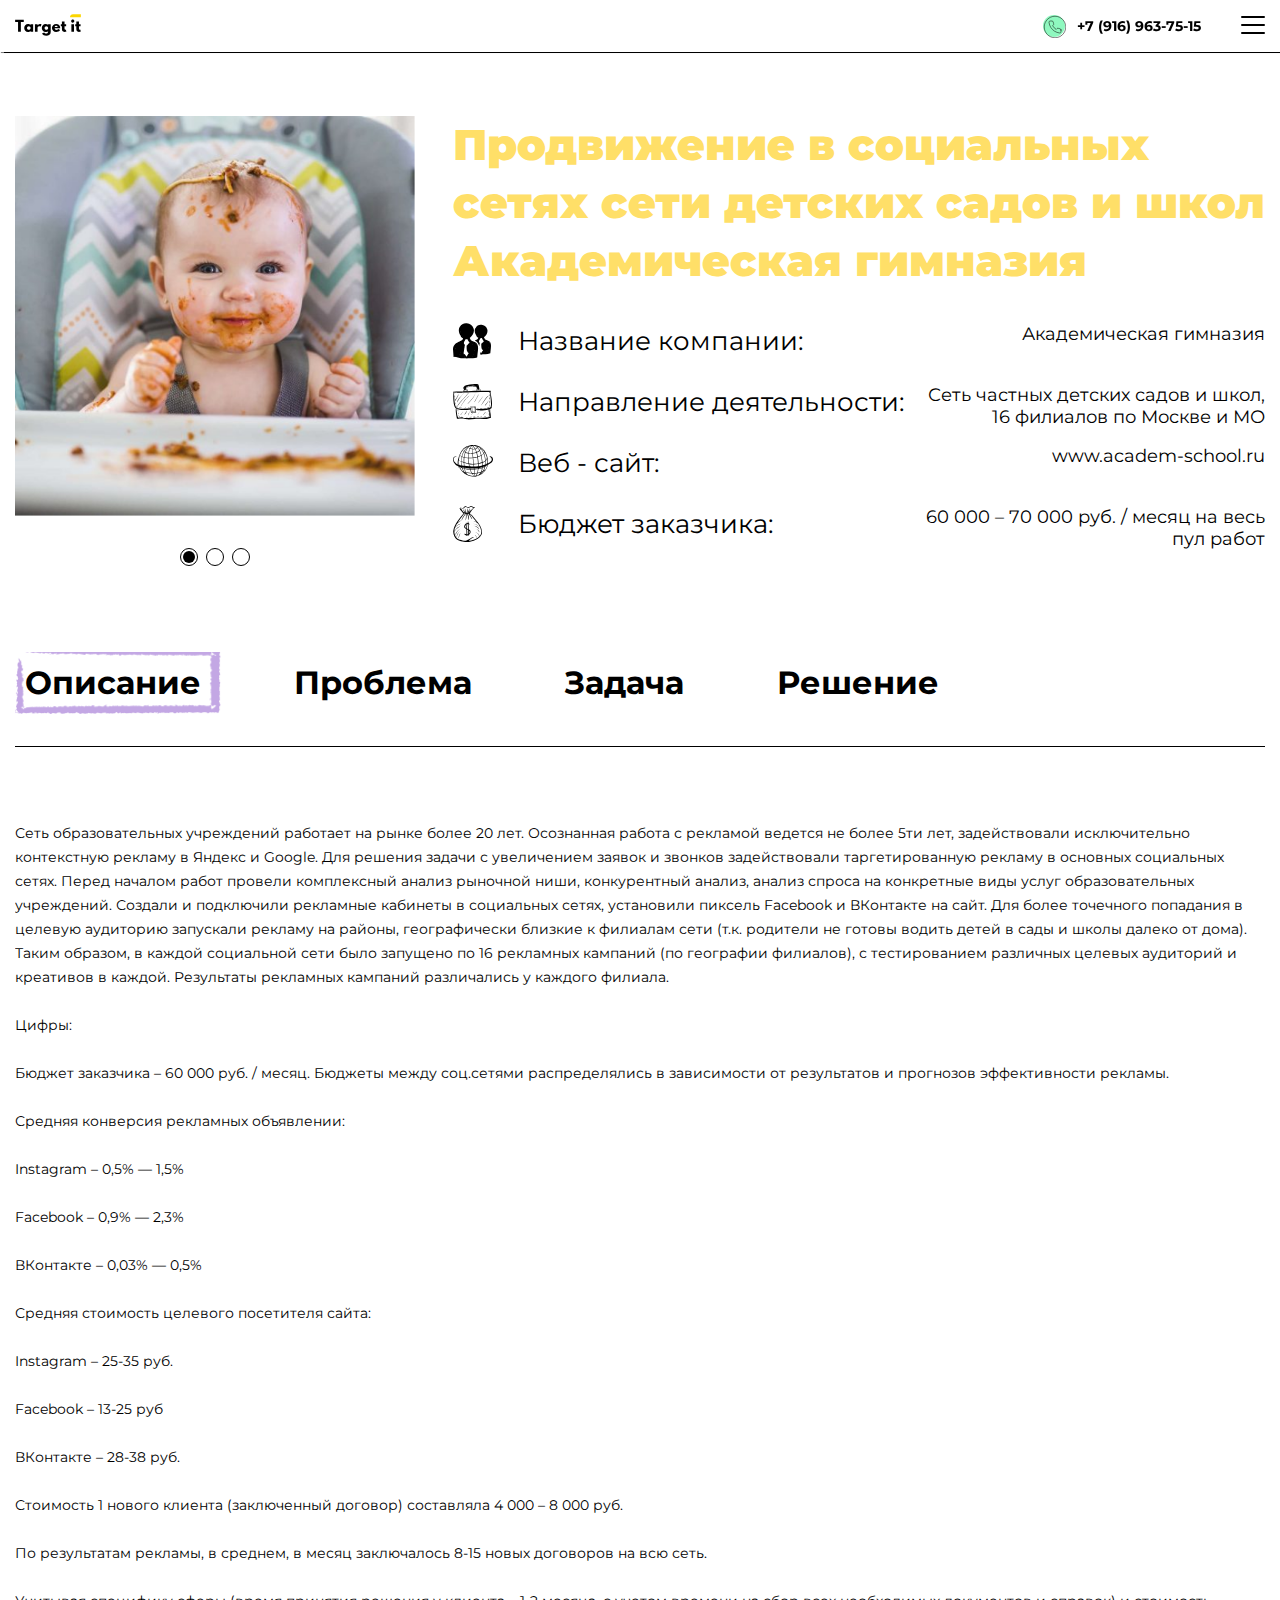
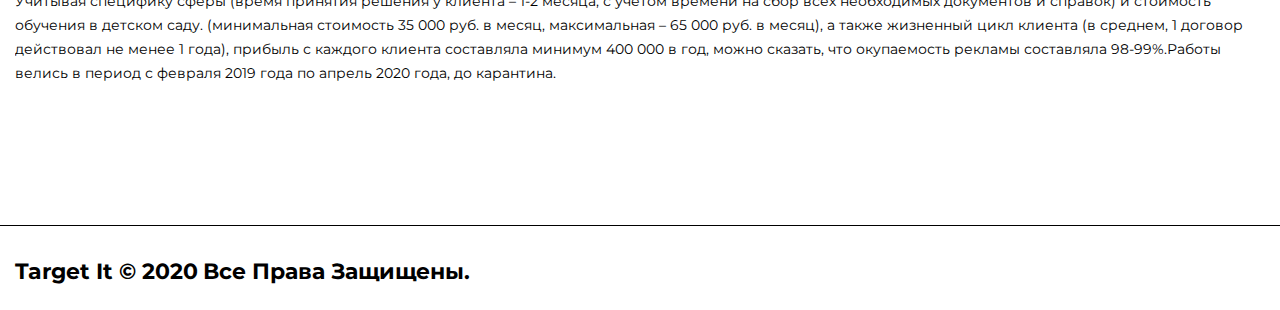
<file: promotion_of_kindergartens.html>
<!DOCTYPE html>
<html lang="ru">
<head>
    <meta charset="UTF-8">
    <meta http-equiv="X-UA-Compatible" content="IE=edge">
    <meta name="viewport" content="width=device-width, initial-scale=1.0">
    <title>target-it.ru - таргетированная реклама в соцсетях</title>
    <link rel="shortcut icon" href="img/favicon.svg" type="image/x-icon">
    <link rel="stylesheet" href="css/normalize.css">
    <link rel="stylesheet" href="css/style.css">
    <link rel="stylesheet" href="css/media.css">
    <link rel="stylesheet" href="css/swiper/swiper-bundle.min.7.3.1.css">
    <script defer src="js/swiper/swiper-bundle.min.7.3.1.js"></script>
    <script defer src="js/jquery/jquery-1.12.4.js"></script>
    <script defer src="js/jquery/jquery-ui.js"></script>
    <script defer src="js/script-work.js"></script>
</head>
<body>
  <header class="header">
    <div class="container">
      <nav class="nav flex">
        <a href="#" class="nav__logo" aria-label="ссылка на главную страницу">
          <img class="logo-img" src="img/logoDark.svg" alt="Логотип таргет ит">
        </a>
        <div class="nav__link-social flex">
          <ul class="nav-list list-reset flex">
            <li class="nav-list__item">
              <a href="/#services" class="nav-link">
                услуги
              </a>
            </li>
            <li class="nav-list__item">
              <a href="/#hero" class="nav-link">
                о компании
              </a>
            </li>
            <li class="nav-list__item">
              <a href="/#prices" class="nav-link">
                цены
              </a>
            </li>
            <li class="nav-list__item">
              <a href="uploads/Бриф.docx" class="nav-link">
                скачать бриф
              </a>
            </li>
          </ul>
          <button class="nav__btn-to-form color-back color-back_yellow btn-reset">
            обратный звонок
          </button>
         <ul class="mob-social list-reset flex">
           <!-- <li class="mob-social__item">
             <a href="https://www.instagram.com/target__it/" target="_blank" aria-label="Ссылка на социальную сеть target-it в инстаграм">
               <svg width="44" height="44" viewBox="0 0 44 44" fill="none" xmlns="http://www.w3.org/2000/svg">
                <rect x="10" y="10" width="22" height="22" rx="4" fill="#C4C4C4"/>
                <rect x="11.25" y="11.25" width="21.5" height="21.5" rx="3.75" stroke="black" stroke-width="0.5"/>
                <circle cx="22" cy="25" r="3.75" stroke="black" stroke-width="0.5"/>
                <circle cx="29.3704" cy="15.0214" r="2" fill="#232222"/>
              </svg>
             </a>
           </li>
           <li class="mob-social__item">
             <a href="https://www.facebook.com/targetitnow/" target="_blank" aria-label="Ссылка на социальную сеть target-it в фэйсбук">
               <svg width="44" height="44" viewBox="0 0 44 44" fill="none" xmlns="http://www.w3.org/2000/svg">
                 <path d="M22.4358 17.2133V15.0133C22.4358 14.06 22.6358 13.5467 24.0358 13.5467H25.7692V9.88H23.1025C19.7692 9.88 18.4358 12.3 18.4358 15.0133V17.2133H15.7692V20.88H18.4358V31.88H22.4358V20.88H25.3692L25.7692 17.2133H22.4358Z" fill="#B9A6D9"/>
                 <path d="M22.9038 18.04V18.29H23.1538H25.9532L25.6364 21.31H23.1538H22.9038V21.56V31.87H19.7115V21.56V21.31H19.4615H17.25V18.29H19.4615H19.7115V18.04V15.928C19.7115 14.6602 20.0117 13.488 20.6602 12.6389C21.3011 11.7998 22.3017 11.25 23.7692 11.25H25.9808V14.27H24.6308C23.9673 14.27 23.5016 14.3935 23.2195 14.7163C22.9442 15.0311 22.9038 15.4727 22.9038 15.928V18.04Z" stroke="black" stroke-width="0.5"/>
               </svg>
             </a>
           </li> -->
           <li class="mob-social__item">
             <a href="https://vk.com/public195227283" target="_blank" aria-label="ссылка на социальную сеть target-it в вконтакте">
              <svg width="44" height="44" viewBox="0 0 44 44" fill="none" xmlns="http://www.w3.org/2000/svg">
                <path d="M31.4956 14.9481C31.6493 14.4011 31.4956 14 30.7688 14H28.3611C27.7485 14 27.4685 14.347 27.3148 14.7281C27.3148 14.7281 26.0907 17.9264 24.356 20.0002C23.7961 20.6036 23.5403 20.7942 23.2351 20.7942C23.0825 20.7942 22.8607 20.6036 22.8607 20.0566V14.9481C22.8607 14.2917 22.6839 14 22.1734 14H18.3901C18.008 14 17.7775 14.3035 17.7775 14.5928C17.7775 15.2139 18.6448 15.3574 18.7337 17.1077V20.9047C18.7337 21.7363 18.5943 21.8881 18.2869 21.8881C17.4711 21.8881 15.4862 18.678 14.3081 15.0034C14.0787 14.2894 13.847 14.0012 13.2322 14.0012H10.8256C10.1372 14.0012 10 14.3482 10 14.7293C10 15.4139 10.8157 18.8015 13.7998 23.282C15.7892 26.3415 18.5899 28 21.1414 28C22.6707 28 22.8596 27.6318 22.8596 26.9966V24.6841C22.8596 23.9477 23.0056 23.7995 23.4898 23.7995C23.8455 23.7995 24.4581 23.9924 25.8865 25.4663C27.5179 27.2142 27.788 27.9988 28.7047 27.9988H31.1113C31.7986 27.9988 32.1422 27.6306 31.9446 26.9037C31.7283 26.1803 30.9488 25.1275 29.9146 23.8819C29.3525 23.1714 28.5126 22.4068 28.2568 22.0245C27.9 21.5317 28.0032 21.3141 28.2568 20.8765C28.2579 20.8777 31.1904 16.4525 31.4956 14.9481Z" fill="#B9A6D9"/>
                <path d="M32.2549 15.8804L32.2524 15.8893L32.2506 15.8984C32.1817 16.2377 31.9561 16.7692 31.638 17.3961C31.3237 18.0154 30.9317 18.7041 30.5474 19.3489C30.1634 19.9932 29.7886 20.5909 29.5097 21.0277C29.3961 21.2056 29.2984 21.3567 29.2226 21.4732L29.2097 21.4593L29.0405 21.7511C28.92 21.959 28.7966 22.1731 28.7786 22.4109C28.7593 22.6663 28.8603 22.9023 29.0517 23.1675C29.1909 23.374 29.4687 23.6656 29.7594 23.9707L29.7898 24.0026C30.1036 24.332 30.4459 24.6924 30.7186 25.037L30.7185 25.037L30.7223 25.0416C31.2378 25.6625 31.6857 26.2304 32.0305 26.7306C32.3772 27.2333 32.6071 27.6499 32.7042 27.9723C32.7911 28.2943 32.7414 28.4721 32.665 28.5672C32.5855 28.666 32.4187 28.7488 32.1113 28.7488H29.7047C29.5156 28.7488 29.3694 28.7095 29.2294 28.6309C29.0833 28.5489 28.9334 28.4183 28.7466 28.2177C28.5951 28.055 28.4295 27.8577 28.2277 27.6172C28.1797 27.56 28.1297 27.5005 28.0774 27.4383C27.8071 27.1175 27.4812 26.7371 27.0692 26.2957L27.0693 26.2957L27.066 26.2923C25.6359 24.8167 24.9583 24.5495 24.4898 24.5495C24.2389 24.5495 23.9677 24.5833 23.7933 24.8155C23.7127 24.9227 23.669 25.0522 23.644 25.1907C23.6188 25.3295 23.6096 25.4939 23.6096 25.6841V27.9966C23.6096 28.2978 23.5624 28.4369 23.428 28.5336C23.2604 28.6541 22.9049 28.75 22.1414 28.75C19.6974 28.75 16.9667 27.1558 15.0094 24.1457L15.0094 24.1457L15.0079 24.1434C13.526 21.9185 12.5845 19.9677 12.0141 18.4921C11.7288 17.7541 11.5368 17.136 11.4164 16.6628C11.2943 16.1829 11.25 15.8678 11.25 15.7293C11.25 15.5611 11.2818 15.4551 11.3409 15.3891C11.3956 15.3281 11.5196 15.2512 11.8256 15.2512H14.2322C14.4972 15.2512 14.6367 15.3115 14.7391 15.4125C14.8561 15.528 14.9567 15.727 15.0701 16.0797C15.6645 17.9339 16.4627 19.6723 17.2181 20.9509C17.5953 21.5894 17.9661 22.1205 18.3 22.4954C18.4667 22.6825 18.63 22.8373 18.7859 22.9473C18.9365 23.0535 19.1085 23.1381 19.2869 23.1381C19.3811 23.1381 19.4905 23.1271 19.5952 23.0765C19.7064 23.0227 19.7896 22.9355 19.8477 22.823C19.952 22.621 19.9837 22.3177 19.9837 21.9047V18.1077H19.984L19.9834 18.095C19.9364 17.1706 19.6806 16.6531 19.4284 16.2854C19.3711 16.2019 19.3146 16.127 19.265 16.0612L19.2562 16.0495C19.2031 15.979 19.1601 15.9213 19.1244 15.8661C19.056 15.7601 19.0275 15.6821 19.0275 15.5928C19.0275 15.4269 19.1603 15.25 19.3901 15.25H23.1734C23.3787 15.25 23.4578 15.3054 23.5034 15.3708C23.5651 15.4594 23.6107 15.6297 23.6107 15.9481V21.0566C23.6107 21.3609 23.672 21.597 23.7803 21.7656C23.8881 21.9335 24.0526 22.0442 24.2351 22.0442C24.4517 22.0442 24.6417 21.9725 24.8454 21.8268C25.0401 21.6876 25.2591 21.4722 25.5393 21.1702L25.5395 21.1704L25.5478 21.1606C26.4339 20.1012 27.1839 18.7627 27.7101 17.6972C27.9739 17.1629 28.1831 16.694 28.3264 16.3584C28.398 16.1906 28.4533 16.056 28.4907 15.963C28.5094 15.9165 28.5237 15.8805 28.5334 15.8558L28.5444 15.8277L28.5472 15.8203L28.5474 15.8198C28.6151 15.6525 28.7026 15.5132 28.8233 15.4153C28.94 15.3208 29.1059 15.25 29.3611 15.25H31.7688C32.0946 15.25 32.2099 15.3395 32.253 15.4056C32.3035 15.4829 32.3252 15.6304 32.2549 15.8804ZM29.2568 21.8765L29.0739 22.047C29.0988 22.0577 29.1238 22.0654 29.1484 22.0706C28.982 22.3903 28.9567 22.6101 29.2568 23.0245V21.8765Z" stroke="black" stroke-width="0.5"/>
              </svg>
             </a>
           </li>
          </ul>
        </div>
        <a href="tel:+79169637515" class="nav-phone" aria-label="позвонить по номеру телефона">
          <svg class="nav-phone__icon-svg" width="23" height="23" viewBox="0 0 23 23" fill="none" xmlns="http://www.w3.org/2000/svg">
            <ellipse opacity="0.5" cx="11" cy="10.9992" rx="11" ry="10.9992" fill="#20F180"/>
            <path d="M22.75 11.9992C22.75 17.9358 17.9371 22.7484 12 22.7484C6.06292 22.7484 1.25 17.9358 1.25 11.9992C1.25 6.0626 6.06292 1.25 12 1.25C17.9371 1.25 22.75 6.0626 22.75 11.9992Z" stroke="black" stroke-width="0.5"/>
            <path d="M17.9996 14.9837V16.79C18.0003 16.9577 17.9659 17.1237 17.8986 17.2773C17.8313 17.431 17.7325 17.5689 17.6087 17.6823C17.4849 17.7956 17.3387 17.8819 17.1795 17.9357C17.0203 17.9894 16.8517 18.0093 16.6843 17.9943C14.8277 17.7929 13.0443 17.1598 11.4773 16.1457C10.0195 15.2213 8.78356 13.9879 7.8572 12.533C6.83752 10.9622 6.20294 9.17382 6.0049 7.31268C5.98982 7.14617 6.00965 6.97836 6.06312 6.81992C6.11659 6.66148 6.20254 6.51589 6.31548 6.39241C6.42843 6.26894 6.5659 6.17028 6.71915 6.10273C6.87239 6.03518 7.03805 6.00022 7.20558 6.00006H9.01565C9.30846 5.99718 9.59233 6.10066 9.81435 6.2912C10.0364 6.48174 10.1814 6.74635 10.2224 7.0357C10.2988 7.61377 10.4404 8.18137 10.6447 8.72765C10.7259 8.94317 10.7435 9.17738 10.6953 9.40256C10.6472 9.62773 10.5354 9.83441 10.3732 9.99812L9.60694 10.7628C10.4658 12.2702 11.7165 13.5184 13.2271 14.3755L13.9933 13.6108C14.1574 13.4489 14.3645 13.3374 14.5901 13.2894C14.8158 13.2413 15.0505 13.2589 15.2664 13.3399C15.8138 13.5437 16.3826 13.6851 16.9619 13.7614C17.2549 13.8026 17.5226 13.9499 17.714 14.1753C17.9053 14.4007 18.007 14.6884 17.9996 14.9837Z" stroke="black" stroke-width="0.5" stroke-linecap="round" stroke-linejoin="round"/>
          </svg>
          +7 (916) 963-75-15
        </a>
        <button class="nav__burger btn-reset" aria-label="кнопка развернуть мобильное меню">
          <img class="img-burger" src="img/ico-burger.svg" alt="Иконка бургера">
        </button>
      </nav>
    </div>
  </header>
  <main class="main">
    <section class="section work">
      <div class="container work__container">
        <div class="work-head flex">
          <div class="work-head__left">
            <div class="work-swiper swiper">
              <div class="swiper-wrapper">
                <div class="work-slide swiper-slide">
                  <img src="img/works/promotion_of_kindergartens/1.png" alt="фото 1">
                </div>
                <div class="work-slide swiper-slide">
                  <img src="img/works/promotion_of_kindergartens/1.png" alt="фото 1">
                </div>
                <div class="work-slide swiper-slide">
                  <img src="img/works/promotion_of_kindergartens/1.png" alt="фото 1">
                </div>
              </div>
              <div class="work-nav">
                <div class="work-pagination swiper-pagination"></div>
              </div>
            </div>
          </div>
          <div class="work-head__right">
            <h1 class="work-title">
              Продвижение в социальных сетях сети детских садов и школ Академическая гимназия
            </h1>
            <div class="work-table">
              <div class="work-table__row flex">
                <div class="icon-title icon-before-men">
                  Название компании:
                </div>
                <p class="work-head-text">
                  Академическая гимназия
                </p>
              </div>
              <div class="work-table__row flex">
                <div class="icon-title icon-before-briefcase">
                  Направление деятельности:
                </div>
                <p class="work-head-text">
                  Сеть частных детских садов и школ, 16 филиалов по Москве и МО
                </p>
              </div>
              <div class="work-table__row flex">
                <div class="icon-title icon-before-site">
                  Веб - сайт:
                </div>
                <p class="work-head-text">
                  <a href="https://academ-school.ru" class="work-link" target="_blank">
                    www.academ-school.ru
                  </a>
                </p>
              </div>
              <div class="work-table__row flex">
                <div class="icon-title icon-before-money">
                  Бюджет заказчика:
                </div>
                <p class="work-head-text">
                  60 000 – 70 000 руб. / месяц на весь пул работ
                </p>
              </div>
            </div>
          </div>
        </div>
        <div class="work-descr">
          <div class="tab-work flex">
            <button class="tab-button tab-button_active btn-reset" data-path="description">
              Описание
              <span class="tab-span-active"></span>
            </button>
            <button class="tab-button btn-reset" data-path="problem">
              Проблема
            </button>
            <button class="tab-button btn-reset" data-path="task">
              Задача
            </button>
            <button class="tab-button btn-reset" data-path="resolve">
              Решение
            </button>
          </div>
          <div class="tab-descr-wrapper">
            <div class="tab-description tab-description_active" data-target="description">
              <p class="tab-text">
                Сеть образовательных учреждений работает на рынке более 20 лет. Осознанная работа с рекламой ведется не более 5ти лет, задействовали исключительно контекстную рекламу в Яндекс и Google. Для решения задачи с увеличением заявок и звонков задействовали таргетированную рекламу в основных социальных сетях. Перед началом работ провели комплексный анализ рыночной ниши, конкурентный анализ, анализ спроса на конкретные виды услуг образовательных учреждений. Создали и подключили рекламные кабинеты в социальных сетях, установили пиксель Facebook и ВКонтакте на сайт. Для более точечного попадания в целевую аудиторию запускали рекламу на районы, географически близкие к филиалам сети (т.к. родители не готовы водить детей в сады и школы далеко от дома). Таким образом, в каждой социальной сети было запущено по 16 рекламных кампаний (по географии филиалов), с тестированием различных целевых аудиторий и креативов в каждой. Результаты рекламных кампаний различались у каждого филиала.
              </p>
              <p class="tab-text">
                Цифры:
              </p>
              <p class="tab-text">
                Бюджет заказчика – 60 000 руб. / месяц. Бюджеты между соц.сетями распределялись в зависимости от результатов и прогнозов эффективности рекламы.
              </p>
              <p class="tab-text">
                Средняя конверсия рекламных объявлении:
              </p>
              <p class="tab-text">
                Instagram – 0,5% — 1,5%
              </p>
              <p class="tab-text">
                Facebook – 0,9% — 2,3%
              </p>
              <p class="tab-text">
                ВКонтакте – 0,03% — 0,5%
              </p>
              <p class="tab-text">
                Средняя стоимость целевого посетителя сайта:
              </p>
              <p class="tab-text">
                Instagram – 25-35 руб.
              </p>
              <p class="tab-text">
                Facebook – 13-25 руб
              </p>
              <p class="tab-text">
                ВКонтакте – 28-38 руб.
              </p>
              <p class="tab-text">
                Стоимость 1 нового клиента (заключенный договор) составляла 4 000 – 8 000 руб.
              </p>
              <p class="tab-text">
                По результатам рекламы, в среднем, в месяц заключалось 8-15 новых договоров на всю сеть.
              </p>
              <p class="tab-text">
                Учитывая специфику сферы (время принятия решения у клиента – 1-2 месяца, с учетом времени на сбор всех необходимых документов и справок) и стоимость обучения в детском саду. (минимальная стоимость 35 000 руб. в месяц, максимальная – 65 000 руб. в месяц), а также жизненный цикл клиента (в среднем, 1 договор действовал не менее 1 года), прибыль с каждого клиента составляла минимум 400 000 в год, можно сказать, что окупаемость рекламы составляла 98-99%.Работы велись в период с февраля 2019 года по апрель 2020 года, до карантина.
              </p>
            </div>
            <div class="tab-description" data-target="problem">
              Описание проблемы
            </div>
            <div class="tab-description" data-target="task">
              Описание задачи
            </div>
            <div class="tab-description" data-target="resolve">
              Описание решения
            </div>
          </div>

        </div>
      </div>
    </section>
  </main>
  <footer class="footer">
    <div class="container footer__container flex">
      <div class="footer__col">
        Target It © 2020
      </div>
      <div class="footer__col">
        Все Права Защищены.
      </div>
    </div>
  </footer>
  <div class="modal-order-phone flex">
    <form id="order-form" class="order-form flex">
      <span id="close-order" class="order-form__close"></span>
      <div class="order-container">
        <h2 class="order-title">
          Заказать звонок
        </h2>
        <div class="form-data flex">
          <div class="form-data__col">
            <label for="name" class="data-label">
              Укажите ваше имя *
            </label>
            <div class="span-input">
              <input id="name" type="text" class="data-input" placeholder="text" required>
            </div>
            <label for="email" class="data-label">
              Укажите ваш адрес электронной почты *
            </label>
            <div class="span-input">
              <input id="email" type="text" class="data-input" required>
            </div>
          </div>
          <div class="form-data__col">
            <label for="phone" class="data-label">
              Укажите ваш номер телефона *
            </label>
            <div class="span-input">
              <input id="phone" type="text" class="data-input" required>
            </div>
            <label for="text" class="data-label">
              напишите ваше сообщение
            </label>
            <div class="span-input">
              <textarea id="text" name="data-text" class="data-textarea"></textarea>
            </div>
          </div>
        </div>
        <div class="form-data flex">
          <div class="form-data__col">
            <button class="data-submit color-back color-back_violet btn-reset flex">
              Отправить
              <svg width="30" height="29" viewBox="0 0 30 29" fill="none" xmlns="http://www.w3.org/2000/svg">
                <circle cx="14" cy="14" r="14" fill="white"/>
                <circle cx="15.0232" cy="15" r="13.75" stroke="black" stroke-width="0.5"/>
                <path d="M11 14.5C10.7239 14.5 10.5 14.7239 10.5 15C10.5 15.2761 10.7239 15.5 11 15.5V14.5ZM19.3536 15.3536C19.5488 15.1583 19.5488 14.8417 19.3536 14.6464L16.1716 11.4645C15.9763 11.2692 15.6597 11.2692 15.4645 11.4645C15.2692 11.6597 15.2692 11.9763 15.4645 12.1716L18.2929 15L15.4645 17.8284C15.2692 18.0237 15.2692 18.3403 15.4645 18.5355C15.6597 18.7308 15.9763 18.7308 16.1716 18.5355L19.3536 15.3536ZM11 15.5H19V14.5H11V15.5Z" fill="black"/>
              </svg>
            </button>
          </div>
          <div class="form-data__col col-agreement flex">
            <label for="agreement" class="label-check flex">
              <input id="agreement" class="data-checkbox" type="checkbox" aria-label="Согласие на обработку персональных данных">
              <span class="data-check">
                <svg width="21" height="20" viewBox="0 0 21 20" fill="none" xmlns="http://www.w3.org/2000/svg">
                  <path d="M7 9L10 12L20 2" stroke="#8333E9" stroke-width="0.5" stroke-linecap="round" stroke-linejoin="round"/>
                  <path d="M19 10V17C19 17.5304 18.7893 18.0391 18.4142 18.4142C18.0391 18.7893 17.5304 19 17 19H3C2.46957 19 1.96086 18.7893 1.58579 18.4142C1.21071 18.0391 1 17.5304 1 17V3C1 2.46957 1.21071 1.96086 1.58579 1.58579C1.96086 1.21071 2.46957 1 3 1H14" stroke="black" stroke-width="0.5" stroke-linecap="round" stroke-linejoin="round"/>
                </svg>
              </span>
              <span class="data-border">
                <svg width="18" height="18" viewBox="0 0 18 18" fill="none" xmlns="http://www.w3.org/2000/svg">
                  <rect x="0.25" y="0.25" width="17.5" height="17.5" rx="1.75" stroke="black" stroke-width="0.5"/>
                </svg>
              </span>
            </label>
            <p class="data-agreement">
              Я предоставляю согласие на обработку персональных данных в соответствии с 
              <a href="#" class="data-link-police" aria-label="ссылка на страницу политики конфиденциальности">
                Политикой конфиденциальности.
              </a>
            </p>
          </div>
        </div>
      </div>
    </form>
  </div>
  <div class="modal-advice flex">
    <form id="form-advice" class="order-form flex">
      <span id="close-advice" class="order-form__close" role="button" aria-label="закрыть модальное окно формы"></span>
      <div class="order-container">
        <h2 class="order-title">
          Заказать звонок
        </h2>
        <div class="form-data flex">
          <div class="form-data__col">
            <label for="name-advice" class="data-label">
              Укажите ваше имя *
            </label>
            <div class="span-input">
              <input id="name-advice" type="text" class="data-input" placeholder="text" required>
            </div>
            <label for="email-advice" class="data-label">
              Укажите ваш адрес электронной почты *
            </label>
            <div class="span-input">
              <input id="email-advice" type="text" class="data-input" required>
            </div>
          </div>
          <div class="form-data__col">
            <label for="phone-advice" class="data-label">
              Укажите ваш номер телефона *
            </label>
            <div class="span-input">
              <input id="phone-advice" type="text" class="data-input" required>
            </div>
            <label for="text-advice" class="data-label">
              напишите ваше сообщение
            </label>
            <div class="span-input">
              <textarea id="text-advice" name="data-text" class="data-textarea"></textarea>
            </div>
          </div>
        </div>
        <div class="form-data flex">
          <div class="form-data__col">
            <button class="data-submit color-back color-back_violet btn-reset flex">
              Отправить
              <svg width="30" height="29" viewBox="0 0 30 29" fill="none" xmlns="http://www.w3.org/2000/svg">
                <circle cx="14" cy="14" r="14" fill="white"/>
                <circle cx="15.0232" cy="15" r="13.75" stroke="black" stroke-width="0.5"/>
                <path d="M11 14.5C10.7239 14.5 10.5 14.7239 10.5 15C10.5 15.2761 10.7239 15.5 11 15.5V14.5ZM19.3536 15.3536C19.5488 15.1583 19.5488 14.8417 19.3536 14.6464L16.1716 11.4645C15.9763 11.2692 15.6597 11.2692 15.4645 11.4645C15.2692 11.6597 15.2692 11.9763 15.4645 12.1716L18.2929 15L15.4645 17.8284C15.2692 18.0237 15.2692 18.3403 15.4645 18.5355C15.6597 18.7308 15.9763 18.7308 16.1716 18.5355L19.3536 15.3536ZM11 15.5H19V14.5H11V15.5Z" fill="black"/>
              </svg>
            </button>
          </div>
          <div class="form-data__col col-agreement flex">
            <label for="agreement-advice" class="label-check flex">
              <input id="agreement-advice" class="data-checkbox" type="checkbox" aria-label="Согласие на обработку персональных данных">
              <span class="data-check">
                <svg width="21" height="20" viewBox="0 0 21 20" fill="none" xmlns="http://www.w3.org/2000/svg">
                  <path d="M7 9L10 12L20 2" stroke="#8333E9" stroke-width="0.5" stroke-linecap="round" stroke-linejoin="round"/>
                  <path d="M19 10V17C19 17.5304 18.7893 18.0391 18.4142 18.4142C18.0391 18.7893 17.5304 19 17 19H3C2.46957 19 1.96086 18.7893 1.58579 18.4142C1.21071 18.0391 1 17.5304 1 17V3C1 2.46957 1.21071 1.96086 1.58579 1.58579C1.96086 1.21071 2.46957 1 3 1H14" stroke="black" stroke-width="0.5" stroke-linecap="round" stroke-linejoin="round"/>
                </svg>
              </span>
              <span class="data-border">
                <svg width="18" height="18" viewBox="0 0 18 18" fill="none" xmlns="http://www.w3.org/2000/svg">
                  <rect x="0.25" y="0.25" width="17.5" height="17.5" rx="1.75" stroke="black" stroke-width="0.5"/>
                </svg>
              </span>
            </label>
            <p class="data-agreement">
              Я предоставляю согласие на обработку персональных данных в соответствии с 
              <a href="#" class="data-link-police" aria-label="ссылка на страницу политики конфиденциальности">
                Политикой конфиденциальности.
              </a>
            </p>
          </div>
        </div>
      </div>
    </form>
  </div>
  <div class="modal-send-mail flex">
    <div class="modal-send-mail__info">
     <span id="close-send-mail-succes" class="order-form__close"></span>
     <div class="order-title"></div>
     <p class="card-description"></p>
    </div>
  </div>
</body>
</html>
</file>
<file: css/style.css>
:root {
  --yellow: #ffdf68;
  --link-yellow: #fcd600;
  --hover-yellow: #fecd19;
  --grey: #727272;
  --light-violet: #c2a7e4;
  --violet: #8333e9;
  --hover-violet: #9a5aeb;
  --focus-violet: #8333E9;
  --active-violet: #bc94ef;
  --red: #ff2929;
  --pink: #FCB4F0;
  --border-black: #010101;
  --buton-color: #050505;
  --light-green: #8FF7BF;
}

html {
  box-sizing: border-box;
  word-wrap: break-word;
  scroll-behavior: smooth;
}

body {
  background-color: transparent;
  -webkit-transition: background-color .3s linear;
       -o-transition: background-color .3s linear;
          transition: background-color .3s linear;
}

*,
*::before,
*::after {
  box-sizing: inherit;
  word-wrap: inherit;
}

a {
  color: inherit;
  text-decoration: none;
}

img {
  max-width: 100%;
}
@font-face {
  font-family: 'Montserrat';
  src: url('../fonts/Montserrat-Regular.woff2') format('woff2'),
    url('../fonts/Montserrat-Regular.woff') format('woff');
  font-weight: normal;
  font-style: normal;
  font-display: swap;
}

@font-face {
  font-family: 'Montserrat';
  src: url('../fonts/Montserrat-Bold.woff2') format('woff2'),
    url('../fonts//Montserrat-Bold.woff') format('woff');
  font-weight: bold;
  font-style: normal;
  font-display: swap;
}

@font-face {
  font-family: 'Montserrat';
  src: url('../fonts/Montserrat-Black.woff2') format('woff2'),
    url('../fonts/Montserrat-Black.woff') format('woff');
  font-weight: 900;
  font-style: normal;
  font-display: swap;
}


body {
    font-family: 'Montserrat';
    font-weight: 600;
    font-size: 16px;
    color: black;
}

.body-hidden {
  overflow: hidden;
}

/* glob */
.container {
  -webkit-box-align: center;
     -ms-flex-align: center;
        align-items: center;
  max-width: 1920px;
  min-height: 100%;
  margin: auto;
  padding: 0 100px;
  background-position: left top;
  background-repeat: no-repeat;
  background-size: 100%;
}

.first-title {
  margin: 0;
  margin-bottom: 30px;
  font-weight: 900;
  font-size: calc(3.6vw - 4.6px);
  line-height: calc(3.6vw + 3.4px);
}

.second-title {
  margin: 0;
  margin-bottom: 31px;
  font-weight: 700;
  font-size: 32px;
  line-height: 42px;
}

.btn-reset {
  padding: 0;
  border: none;
  background-color: transparent;
  cursor: pointer;
}

.list-reset {
  margin: 0;
  padding: 0;
  list-style-type: none;
}

.flex {
  display: -webkit-box;
  display: -ms-flexbox;
  display: flex;
}

.section {
  margin-bottom: 100px;
  padding: 60px 0;
  font-size: 16px;
  line-height: 32px;
  color: black;
}

.color-back {
  position: relative;
  z-index: 1;
}

.color-back::after,
.color-back::before {
  content: '';
  position: absolute;
  display: block;
  width: 100%;
  height: 100%;
  border-radius: 22px;
}

.color-back::before {
  top: 0;
  right: 0;
  z-index: 0;
  border: 0.5px solid rgba(0, 0, 0, 0.5);
}

.color-back::after {
  top: 2px;
  right: -2px;
  z-index: -1;
}

.color-back_yellow::after {
  background-color: var(--yellow);
}

.color-back_violet::after {
  background-color: var(--light-violet);
  -webkit-transition: background-color .3s linear;
       -o-transition: background-color .3s linear;
          transition: background-color .3s linear;
}

.color-back_violet:hover::after {
  background-color: var(--hover-violet);
}

.color-back_violet:focus::after {
  background-color: var(--focus-violet);
}

.color-back_violet:active::after {
  background-color: var(--active-violet);
}

.hidden {
  overflow: hidden;
}

.line {
  margin-bottom: 78px;
  border-bottom: 1px solid #000;
}

@-webkit-keyframes down {
  from {
    top: -100%;
  }

  to {
    top: 0;
  }
}

@keyframes down {
  from {
    top: -100%;
  }

  to {
    top: 0;
  }
}

.move-down {
  animation: down 1s ease .3s;
}

@-webkit-keyframes up {
  from {
    top: 0;
  }

  to {
    top: -100%;
  }
}

@keyframes up {
  from {
    top: 0;
  }

  to {
    top: -100%;
  }
}

.move-up {
  animation: up 1s ease;
}

.top {
  top: -100%;
}

.bottom {
  top: 0;
}

.overlay {
  position: fixed;
  top: 0;
  left: 0;
  width: 100vw;
  height: 100vh;
  background-color: transparent;
  opacity: 0;
  visibility: hidden;
  -webkit-transition: all .3s linear;
       -o-transition: all .3s linear;
          transition: all .3s linear;
}

.center {
  text-align: center;
}

.right {
  text-align: right;
}

.content-bottom-left {
         -moz-animation: vertical;
  -webkit-box-direction: normal;
     -ms-flex-direction: column;
         flex-direction: column;
  -webkit-box-pack: end;
     -ms-flex-pack: end;
   justify-content: end;
}

 /* header */
 .header {
   position: fixed;
   top: 0;
   z-index: 2;
   width: 100%;
   background-color: #fff;
 }

.nav {
  position: relative;
  align-items: center;
  padding: 23px 0;
  font-size: 14px;
  line-height: 14px;
  text-transform: uppercase;
}

.nav__logo {
  margin-right: 10px;
}

.logo-img {
  width: 202px;
}

.nav-link {
  position: relative;
}

.nav-link::before {
  content: '';
  position: absolute;
  bottom: -37px;
  left: -22px;
  width: 0;
  height: 3px;
  background-color: transparent;
  -webkit-transition: background-color .3s linear, width .3s linear;
       -o-transition: background-color .3s linear, width .3s linear;
          transition: background-color .3s linear, width .3s linear;
}

.nav-link:hover::before,
.nav-link_active::before {
  width: calc(100% + 44px);
  background-color: var(--link-yellow);
}

.nav__link-social {
   -webkit-box-flex: 1;
  -ms-flex-positive: 1;
          flex-grow: 1;
  -webkit-box-pack: justify;
     -ms-flex-pack: justify;
   justify-content: space-between;
  padding-right: 450px;
}

.nav-list {
   -webkit-box-flex: 1;
  -ms-flex-positive: 1;
          flex-grow: 1;
  align-items: center;
  -webkit-box-pack: space-evenly;
     -ms-flex-pack: space-evenly;
   justify-content: space-evenly;
  -ms-flex-wrap: wrap;
      flex-wrap: wrap;
  height: 36px;
}

.nav-list__item:not(:last-child) {
  margin-right: 10px;
}

.nav-list__item::after {

}

.nav-list__item:hover {

}

.mob-social {
  display: none;
}

.nav__burger {
  position: absolute;
  right: 0;
  display: none;
}

.nav__btn-to-form {
  position: absolute;
  right: 0;
  padding: 10px 30px;
  border-radius: 22px;
  font-weight: 600;
  text-transform: uppercase;
}

.nav__btn-to-form::after {
  color: #515151;
  -webkit-transition: background-color .3s linear;
       -o-transition: background-color .3s linear;
          transition: background-color .3s linear;
}

.nav__btn-to-form:hover::after {
  background-color: var(--hover-yellow);
}

.nav__btn-to-form:focus::after {
  background-color: var(--hover-yellow);
}

.nav-phone {
  position: absolute;
  right: 282px;
  display: flex;
  align-items: center;
}

.nav-phone__icon-svg ellipse {
  -webkit-transition: fill .3s linear;
       -o-transition: fill .3s linear;
          transition: fill .3s linear;
}

.nav-phone:hover .nav-phone__icon-svg ellipse {
  fill: #19FE82;
}

.nav-phone:focus .nav-phone__icon-svg ellipse {
  fill: #45FC99;
}

.nav-phone:active .nav-phone__icon-svg ellipse {
  fill: #5BFBA5;
}


.nav-phone__icon-svg {
  margin-right: 11px;
}

/* modal order */
.modal-order-phone,
.modal-advice,
.modal-service,
.modal-prices {
  position: fixed;
  top: 0;
  z-index: 2;
  align-items: center;
  width: 100%;
  height: 100vh;
  background-color: rgba(0, 0, 0, 0);
  opacity: 0;
  visibility: hidden;
  -webkit-transition: all .3s linear;
       -o-transition: all .3s linear;
          transition: all .3s linear;
}

.visible {
  background-color: rgba(0, 0, 0, .75);
  opacity: 1;
  visibility: visible;
}

.order-form {
  position: relative;
  top: -100%;
  width: calc(100% - 40px);
  max-width: 1316px;
  height: calc(100% - 114px);
  max-height: 816px;
  margin: auto;
  padding: 40px;
  border-radius: 22px;
  box-shadow: 0px 4px 4px rgba(0, 0, 0, 0.25);
  background: #FFFFFF;
  background-image: url("../img/Pattern.png");
  background-repeat: no-repeat;
  background-size: 100%;
  background-position: bottom;
  overflow-y: auto;
}

.order-form__close {
  position: absolute;
  top: 24px;
  right: 24px;
  width: 40px;
  height: 40px;
  border: 1px solid #000;
  border-radius: 50%;
  cursor: pointer;
  -webkit-transition: border-color .3s linear;
       -o-transition: border-color .3s linear;
          transition: border-color .3s linear;
}

.order-form__close::before,
.order-form__close::after {
  content: '';
  position: absolute;
  top: 50%;
  left: calc((100% - 17px) / 2 );
  width: 17px;
  height: 1px;
  background-color: #000;
  -webkit-transition: background-color .3s linear;
       -o-transition: background-color .3s linear;
          transition: background-color .3s linear;
}

.order-form__close::before {
  transform: rotate(45deg);
}

.order-form__close::after {
  transform: rotate(-45deg);
}

.order-form__close:hover {
  border-color: var(--red);
}

.order-form__close:focus {
  border-color: var(--red);
}

.order-form__close:active {
  border-color: var(--red);
}

.order-form__close:active::before,
.order-form__close:active::after {
  background-color: var(--red);
}

.order-container {
  -webkit-box-pack: center;
     -ms-flex-pack: center;
   justify-content: center;
   max-width: 845px;
   margin: auto;
}

.order-title {
  margin-top: 0;
  margin-bottom: 80px;
  font-weight: bold;
  font-size: 32px;
  line-height: 42px;
}

.form-data:not(:last-child) {
  margin-bottom: 34px;
}

.form-data__col {
  width: calc((100% - 73px) / 2);
}

.form-data__col:not(:last-child) {
  margin-right: 73px;
}

.span-input:not(:last-child) {
  margin-bottom: 36px;
}

.data-label {
  display: block;
  margin-bottom: 16px;
  font-size: 12px;
  line-height: 12px;
  color: var(--grey);
}

.data-input,
.data-textarea {
  width: 100%;
  min-height: 43px;
  border: 0.5px solid #000000;
}

.data-input:focus {
  /* background: transparent; */
}

.data-input:not(:last-child) {
  margin-bottom: 37px;
}

.data-textarea {
  width: 100%;
  height: 86px;
  border: 0.5px solid #000000;
}

.data-submit {
  -webkit-box-align: center;
     -ms-flex-align: center;
        align-items: center;
  -webkit-box-pack: justify;
     -ms-flex-pack: justify;
   justify-content: space-between;
  min-width: 172px;
  padding: 7.5px 7px 7.5px 20px;
  border-radius: 22px;
  font-size: 14px;
  line-height: 14px;
  text-transform: uppercase;
}

.label-check {
  position: relative;
  top: 5px;
  height: 18px;
  margin-right: 20px;
  cursor: pointer;
}

.data-checkbox {
  -webkit-appearance: none;
    -moz-appearance: none;
         appearance: none;
  margin-right: 21px;
}

.data-checkbox:hover + .data-border svg rect{
  stroke: var(--violet);
}

.data-checkbox:focus + .data-border svg rect {
  stroke: var(--violet);
}

.data-checkbox-custom {
  position: absolute;
  top: 7px;
  left: 0;
}

.data-check,
.data-border {
  content: '';
  position: absolute;
  top: 0;
  left: 0;
  width: 20px;
  height: 20px;
  -webkit-transition: all .3s linear;
       -o-transition: all .3s linear;
          transition: all .3s linear;
}

.data-check {
  top: -1px;
  left: -1px;
  width: 21px;
  height: 20px;
  opacity: 0;
}

.data-checkbox:checked + .data-check {
  opacity: 1;
}

.data-checkbox:checked + .data-check + .data-border {
  opacity: 0;
}

.data-agreement {
  margin: 0;
  font-size: 14px;
  line-height: 24px;
}

.data-link-police {
  color: var(--violet);
  text-decoration: underline;
}

.label-check {
  -webkit-box-align: baseline;
     -ms-flex-align: baseline;
        align-items: baseline;
}

.label-check .data-border svg rect {
  -webkit-transition: stroke .3s linear;
       -o-transition: stroke .3s linear;
          transition: stroke .3s linear;
}

.label-check:hover .data-border svg rect {
  stroke: var(--violet);
}

.label-check:focus .data-border svg rect {
  stroke: var(--violet);
}

/* hero */
.hero {
  height: 100%;
  padding: 125px 0 36px;
}

.hero__container {
  background-image: url("../img/Bg-hero.png");
}

.hero-col-left {
  width: 50%;
  margin-right: 9%;
}

.hero-col-right {
  width: 41%;
}

.hero-list {
  margin-bottom: calc(5.3vw - 32px);
}

.coast,
.currency {
  position: relative;
  color: var(--pink);
  white-space: nowrap;
}

.coast::after {
  content: attr(data-coast);
  position: absolute;
  top: 8px;
  left: 3px;
  z-index: -1;
  text-shadow: #000 1px 1px 0, #000 -1px -1px 0, #000 -1px 1px 0, #000 1px -1px 0;;
  color: #fff;
}

.currency::after {
  content: attr(data-currency);
  position: absolute;
  top: -2px;
  left: 4px;
  z-index: -1;
  text-shadow: #000 1px 1px 0, #000 -1px -1px 0, #000 -1px 1px 0, #000 1px -1px 0;;
  color: #fff;
}

.hero-list__item {
  position: relative;
  padding-left: 70px;
  font-weight: 300;
  font-size: calc(2vw - 2.6px);
  line-height: calc(2.7vw - 5.4px);
}

.hero-list__item::before {
  content: '';
  position: absolute;
  top: 0;
  left: 0;
  display: inline-block;
  width: calc(2.7vw - 5.4px);
  height: calc(2.7vw - 5.4px);
  margin-right: 50px;
  vertical-align: text-top;
  background-repeat: no-repeat;
  background-position: center top;
  background-size: contain;
}

.hero-list__item:first-child::before {
  background-image: url("../img/ico_cross.svg");
}

.hero-list__item:nth-child(2)::before {
  background-image: url("../img/ico_polygon.svg");
}

.hero-list__item:nth-child(3)::before {
  background-image: url("../img/ico_elipse.svg");
}

.hero-span {
  margin-right: 18px;
}

.btn-social {
  -webkit-box-pack: justify;
     -ms-flex-pack: justify;
   justify-content: space-between;
}

.btn-social__right {
     -webkit-box-orient: vertical;
  -webkit-box-direction: normal;
     -ms-flex-direction: column;
         flex-direction: column;
}

.button-more {
  z-index: auto;
}

/* services */
.services__container {
  background-image: url("../img/Bg_sercies.png");
}

.swipe-wrapper {
  margin-bottom: 79px;
  overflow-x: hidden;
}

.swipe {
  -webkit-box-pack: justify;
     -ms-flex-pack: justify;
   justify-content: space-between;
   overflow-x: auto;
}

.swipe-edge {
  max-width: 1473px;
  margin: auto;
}

.swipe:-webkit-scrollbar {
  display: none;
}

.swipe__col {
  background-repeat: no-repeat;
  background-position: top left;
  background-size: contain;
}

.swipe__col:not(:last-child) {
  margin-right: 32px;
}

.swipe__col_services {
  min-width: 332px;
  max-width: 332px;
  min-height: 452px;
  padding: 36px 26px 16px;
}

.swipe__col_services-1 {
  background-image: url("../img/Card_serv_analize.jpg");
}

.swipe__col_services-2 {
  background-image: url("../img/promotion_concept.jpg");
}

.swipe__col_services-3 {
  background-image: url("../img/Reclam_material.jpg");
}

.swipe__col_services-4 {
  background-image: url("../img/Launch.jpg");
}

.swipe__col.center {
  padding-left: 11px;
  padding-right: 11px;
}

.card-title {
  margin: 0;
  margin-bottom: 16px;
  font-weight: 700;
  font-size: 22px;
  line-height: 28px;
}

.card-description {
  margin: 0;
  font-weight: 400;
  font-size: 14px;
  line-height: 24px;
}

.button-service {
  margin: auto;
  z-index: auto;
}

/* additional */
.additional__container {
  -webkit-box-align: inherit;
     -ms-flex-align: inherit;
        align-items: inherit;
  background-image: url("../img/Bg_additional.png");
}

.additional__left {
  background: url("../img/additional-left.png") no-repeat center bottom / contain;
}

.additional__img {
  max-width: 1214px;
  width: 100%;
}

.additional-swiper {
  display: none;
  width: 100%;
}

.additional-swiper .swiper-wrapper {
  margin-bottom: 40px;
}

.black__bullet.swiper-pagination-bullet {
  position: relative;
  width: 18px;
  height: 18px;
  border: 1px solid #000;
  background-color: unset;
  opacity: 1;
}

.black__bullet_active::before {
  content: '';
  position: absolute;
  top: 2px;
  left: 2px;
  display: block;
  width: 12px;
  height: 12px;
  border-radius: 50%;
  background-color: #000;
}

.additional__slide {
  text-align: center;
}

.additional-slide-img {
  max-width: 287px;
}

/* edge */
.edge__container {
  background-image: url("../img/Bg_edge.png");
}
.second-title_edge {
  margin-bottom: 130px;
}

.swipe__col-edge {
  -webkit-box-align: center;
     -ms-flex-align: center;
        align-items: center;
  min-height: 390px;
  min-width: 350px;
  background-position: center top;
}

.swipe__col-edge_1 {
  background-image: url("../img/edge-1.png");
  background-size: 350px 276.65px;
}

.swipe__col-edge_2 {
  background-image: url("../img/edge-2.png");
  background-size: 220px 276px;
}

.swipe__col-edge_3 {
  background-image: url("../img/edge-3.png");
  background-size: 250px 276px;
}

.edge-description {
  max-width: 260px;
  font-weight: 700;
  font-size: 22px;
  line-height: 28px;
  text-align: center;
}

.second-title_works {
  margin-bottom: 110px;
}

/* works */
.works__container {
  background-image: url("../img/Bg_works.png");
}

.second-title_works {
  margin-bottom: 110px;
}

.works__slide {
  text-align: center;
}

.works__img {
  max-width: calc(100% - 23px);
  margin-bottom: 32px;
}

.works__description {
  margin: 0;
  font-weight: 700;
  font-size: 22px;
  line-height: 28px;
  text-align: center;
}

.works__button-next.swiper-button-next,
.works__button-prev.swiper-button-prev {
  top: calc(50% - 87px);
  right: 0;
  width: 50px;
  height: 50px;
  background-color: var(--yellow);
  border-radius: 50%;
  border: 1px solid #000;
  -webkit-transition: all .3s linear;
       -o-transition: all .3s linear;
          transition: all .3s linear;
}

.works__button-prev.swiper-button-prev::after,
.works__button-next.swiper-button-next::after {
  content: '';
  display: block;
  width: 16.5px;
  height: 16.5px;
  background-size: contain;
  background-repeat: no-repeat;
}

.works__button-next.swiper-button-next::after {
  background-image: url("../img/arrow-next.svg");
}

.works__button-prev.swiper-button-prev::after {
  background-image: url("../img/arrow-prev.svg");
}

.works__button-next.swiper-button-next:hover {
  border-width: 2px;
}

.works__button-prev.swiper-button-prev:hover {
  border-width: 2px;
}

.works__button-next.swiper-button-next:focus {
  border-width: 2px;
}

.works__button-prev.swiper-button-prev:focus {
  border-width: 2px;
}

.works__button-next.swiper-button-next:active {
  background-color: var(--link-yellow);
}

.works__button-prev.swiper-button-prev:active {
  background-color: var(--link-yellow);
}

/* business */
.business__container {
  -webkit-box-pack: justify;
     -ms-flex-pack: justify;
   justify-content: space-between;
  background-image: url("../img/Bg_business.png");
}

.business__title {
  max-width: 422px;
}

.business-content {
  -ms-flex-wrap: wrap;
      flex-wrap: wrap;
  max-width: 457px;
  margin: auto;
}

.business-content__text {
  -webkit-box-align: center;
     -ms-flex-align: center;
        align-items: center;
  margin: 0;
  font-weight: 300;
  font-size: 24px;
  line-height: 30px;
}

.business-content__text:not(:last-child) {
  margin-bottom: 32px;
}

.business-content__icon {
  margin-right: 32px;
}

.business__left {
   -webkit-box-flex: 1;
  -ms-flex-positive: 1;
          flex-grow: 1;
  margin-right: 15px;
}

.business__right {
  position: relative;
  padding-top: 326px;
}

.business-table__icon {
  position: absolute;
  top: 70px;
  left: 30px;
  max-width: 355px;
}

.business-table__head {
  padding: 7px 9px;
  border: 1px solid var(--border-black);
  text-align: right;
}

.business-head-icon:not(:last-child) {
  margin-right: 24px;
}

.business-table__list {
  padding: 32px;
  padding-left: 373px;
  border: 1px solid var(--border-black);
  border-top: none;
  background: url("../img/business_diagram.png") no-repeat 45px center / 272px;
}

.business-list__item {
  position: relative;
  padding-left: 45px;
  font-weight: 300;
  font-size: 24px;
  line-height: 30px;
}

.business-list__item:not(:last-child) {
  margin-bottom: 45px;
}

.business-list__item::before {
  content: '';
  position: absolute;
  top: 0;
  left: 0;
  width: 29px;
  height: 26px;
  background-repeat: no-repeat;
  background-position: center;
  background-size: 100%;
}

.business-list__item:first-child::before {
  background-image: url("../img/dot-green-middle.svg");
}

.business-list__item:nth-child(2)::before {
  background-image: url("../img/dot-line-middle.svg");
}

.business-list__item:nth-child(3)::before {
  background-image: url("../img/dot-violet-small.svg");
}

/* advantage */
.advantage__container {
  background-image: url("../img/Bg_avantage.png");
}

.advantage__title {
  max-width: 587px;
  margin-bottom: 125px;
}

.swipe__col_services-advantage-1 {
  background-image: url("../img/advantage-1.png");
}

.swipe__col_services-advantage-2 {
  padding-left: 15px;
  padding-right: 15px;
  background-image: url("../img/advantage-2.png");
}

.swipe__col_services-advantage-3 {
  background-image: url("../img/advantage-3.png");
}

.swipe__col_services-advantage-4 {
  background-image: url("../img/advantage-4.png");
}

/* clients */
.clients__container {
  background-image: url("../img/Bg_clients.png");
}

.clients__title {
  margin-bottom: 74px;
}

.clients-swiper .swiper-wrapper {
  margin-bottom: 30px;
}

.clients__nav {
  position: relative;
  height: 30px;
}

/* type social */
.swipe__col_social {
  max-width: 386px;
  min-width: 386px;
}

.card-title_social {
  font-size: 32px;
  line-height: 42px;
}

.card-title_social {
  -webkit-box-align: center;
     -ms-flex-align: center;
        align-items: center;
  margin-bottom: 31px;
}

.card-icon {
  margin-right: 31px;
}

.card-list {
  margin: 0;
  padding-left: 30px;
  list-style-position: outside;
}

.card-list__item {
  padding-left: 5px;
  font-weight: 300;
  font-size: 24px;
  line-height: 30px;
}

.card-list__item::marker {
  content: '—';
  line-height: 3px;
}

.social-bottom {
  -webkit-box-pack: justify;
     -ms-flex-pack: justify;
   justify-content: space-between;
}

.social-bottom__left {
  position: relative;
  -webkit-box-align: center;
     -ms-flex-align: center;
        align-items: center;
  max-width: 514px;
  margin-right: 80px;
  padding-left: 46px;
  font-weight: 700;
  font-size: 32px;
  line-height: 42px;
  background: url("../img/go_reclame.png") no-repeat left / 100%;
}

.social-bottom__left::after {
  content: '';
  position: absolute;
  right: -70px;
  display: block;
  width: 80px;
  height: 90px;
  background: url("../img/go_reclame_arrow.png") no-repeat right / 100%;
}

.social-line {
  margin-bottom: 32px;
}

.social-line__col {
  max-width: max-content;
  margin: 0;
}

.business-content_const-width {
  min-width: 239px;
  margin-right: 7%;
}

.social-line__p  {
  -webkit-box-align: start;
     -ms-flex-align: start;
        align-items: flex-start;
}

/* prices */
.prices-block {
    overflow: hidden;
}

.prices-wrapper {
    -webkit-box-pack: justify;
       -ms-flex-pack: justify;
     justify-content: space-between;
     overflow-y: auto;
}

.prices-wrapper__card {
     -webkit-box-orient: vertical;
  -webkit-box-direction: normal;
     -ms-flex-direction: column;
         flex-direction: column;
  -webkit-box-align: start;
     -ms-flex-align: start;
        align-items: flex-start;
  max-width: 537px;
  min-width: 537px;
  min-height: 637px;
  background-repeat: no-repeat;
  background-position: left top;
  background-size: contain;
  padding: 38px 30px 24px;
}

.prices-wrapper__card:not(:last-child) {
  margin-right: 15px;
}

.prices-wrapper__card_test {
  background-image: url("../img/Price-1.png");
}

.prices-wrapper__card_econom {
  background-image: url("../img/Price-2.png");
}

.prices-wrapper__card_universal {
  background-image: url("../img/Price-3.png");
}

.text-сhevron {
  margin-bottom: 65px;
  font-weight: 700;
  font-size: 22px;
  line-height: 28px;
}

.price-card {
  margin: 0;
  margin-bottom: 77px;
  font-weight: 700;
  font-size: 32px;
  line-height: 42px;
}

.price-text {
  margin: 0;
  margin-bottom: 16px;
  font-weight: 300;
  font-size: 18px;
  line-height: 22px;
}

.list-dots {
   -webkit-box-flex: 1;
  -ms-flex-positive: 1;
          flex-grow: 1;
  max-width: 326px;
  margin: 0;
  margin-bottom: 15px;
  padding-left: 18px;
  font-weight: 400;
  font-size: 14px;
  line-height: 24px;
}

.price-btn {
  position: relative;
  -ms-flex-item-align: end;
   -ms-grid-row-align: end;
           align-self: end;
  padding: 15px 23px 15px 40px;
  color: var(--buton-color);
  font-weight: 400;
  font-size: 14px;
  line-height: 14px;
  border: 1px solid #000;
  border-radius: 22px;
  background-color: transparent;
  cursor: pointer;
}

.price-btn::after {
  content: '';
  position: absolute;
  top: 1px;
  left: 0;
  z-index: -1;
  display: block;
  height: 100%;
  width: calc(100% + 16px);
  border-radius: 22px;
  -webkit-transition: width .3s linear;
       -o-transition: width .3s linear;
          transition: width .3s linear;
}

.price-btn_green::after {
  background-color: var(--light-green);
}

.price-btn_violet::after {
  background-color: var(--light-violet);
}

.price-btn_yellow::after {
  background-color: var(--yellow);
}

.price-btn:hover::after {
  width: 100%;
}

.price-btn:focus::after {
  width: 100%;
}

.price-btn:active::after {
  width: 100%;
}

.order-title_tarif {
  margin-bottom: 20px;
}

.name-tarif {
  margin-bottom: 40px;
  font-size: 20px;
  line-height: 20px;;
}

/* stages */
.stages__container {
  background-image: url("../img/Bg_stage.png");
}

.stages-wrapper {
  -ms-flex-wrap: wrap;
      flex-wrap: wrap;
  -webkit-box-pack: center;
     -ms-flex-pack: center;
   justify-content: center;
  max-width: 1200px;
  margin: auto;
  margin-bottom: 40px;
}

.stages-wrapper__step {
  position: relative;
  -ms-flex-preferred-size: calc(100%/3);
      flex-basis: calc(100%/3);
  max-width: 307px;
  padding: 3px 14px 40px 18px;
  border: 1px solid #000;
  border-bottom-right-radius: 22px;
}

.stages-wrapper__step:not(:nth-child(3n)) {
  margin-right: 139px;
}

.stages-wrapper__step:nth-last-child(n + 4) {
  margin-bottom: 136px;
}

.stages-wrapper__step:nth-child(2) {
  position: relative;
}

.stages-wrapper__step:nth-child(2)::after {
  content: '';
  position: absolute;
  bottom: -40%;
  left: -147%;
  display: block;
  width: calc(300% + 278px);
  height: 22px;
  background: url("../img/line_with_dots.svg") no-repeat center / 100%;
}

.step-title {
  position: relative;
  min-height: 56px;
  margin: 0;
  margin-bottom: 12px;
  font-weight: 700;
  font-size: 22px;
  line-height: 28px;
}

.step-title::after {
  content: '';
  position: absolute;
  right: -52px;
  top: -52px;
  display: block;
  width: 105px;
  height: 105px;
  background-repeat: no-repeat;
  background-position: center;
  background-size: contain;
}

.step-text {
  margin: 0;
  padding-left: 25px;
  font-weight: 400;
  font-size: 14px;
  line-height: 24px;
}

.stages-wrapper__step:not(:nth-child(3n)) .step-text::after {
  content: '';
  position: absolute;
  bottom: 40px;
  right: -139px;
  display: block;
  width: 139px;
  height: .5px;
  border-bottom: .5px solid #000;
}

.stages-wrapper__step::before {
  content: '';
  position: absolute;
  top: calc(50% - 39px);
  left: -25px;
  display: block;
  width: 50px;
  height: 78px;
  background-repeat: no-repeat;
  background-position: center;
  background-size: contain;
}

.stages-wrapper__step:first-child::before {
  background-image: url("../img/number_step_1.svg");
}

.stages-wrapper__step:nth-child(2)::before {
  background-image: url("../img/number_step_2.svg");
}

.stages-wrapper__step:nth-child(3)::before {
  background-image: url("../img/number_step_3.svg");
}

.stages-wrapper__step:nth-child(4)::before {
  background-image: url("../img/number_step_4.svg");
}

.stages-wrapper__step:nth-child(5)::before {
  background-image: url("../img/number_step_5.svg");
}

.stages-wrapper__step:nth-child(6)::before {
  background-image: url("../img/number_step_6.svg");
}

.stages-wrapper__step:first-child .step-title::after{
  background-image: url("../img/Stage_welcome.svg");
}

.stages-wrapper__step:nth-child(2) .step-title::after{
  background-image: url("../img/Stage_analisys.svg");
}

.stages-wrapper__step:nth-child(3) .step-title::after{
  background-image: url("../img/stage_sentence.svg");
}

.stages-wrapper__step:nth-child(4) .step-title::after{
  background-image: url("../img/Stage_materials.svg");
}

.stages-wrapper__step:nth-child(5) .step-title::after{
  background-image: url("../img/Stage_launch.svg");
}

.stages-wrapper__step:nth-child(6) .step-title::after{
  background-image: url("../img/Stage_result.svg");
}

.stages-info {
  -webkit-box-pack: justify;
     -ms-flex-pack: justify;
   justify-content: space-between;
  max-width: 1200px;
  margin: auto;
}

.stages-info__left {
  padding-left: 100px;
  background: url("../img/Stage_information.svg") no-repeat left top / 74px;
}

.stage-text-info {
  max-width: 439px;
  margin: 0;
  font-weight: 400;
  font-size: 12px;
  line-height: 22px;
}

/* faq */
.faq {
  margin-bottom: 55px;
}
.faq__container {
  background-image: url("../img/Bg_faq.png");
}

.faq__questions {
  -webkit-box-align: stretch;
     -ms-flex-align: stretch;
        align-items: stretch;
  -webkit-box-pack: justify;
     -ms-flex-pack: justify;
   justify-content: space-between;
}

.faq__questions {
  -ms-flex-preferred-size: calc(50% - 15px);
               flex-basis: calc(50% - 15px);
  -webkit-box-align: stretch;
     -ms-flex-align: stretch;
        align-items: stretch;
  -webkit-box-pack: justify;
     -ms-flex-pack: justify;
   justify-content: space-between;
  margin-right: 30px;
}

.faq__image {
  -ms-flex-preferred-size: calc(50% - 15px);
               flex-basis: calc(50% - 15px);
  max-width: 677px;
}

.accordion {
  -ms-flex-preferred-size: calc(50% - 15px);
  flex-basis: calc(50% - 15px);
  padding: 75px 0 0;
}

.accordion__item {
  padding-right: 94px;
}

.accordion__title {
  position: relative;
  margin: 0;
  margin-bottom: 25px;
  padding: 22px 0;
  font-weight: 300;
  font-size: 24px;
  line-height: 30px;
  border-bottom: 1px solid transparent;
  cursor: pointer;
  -webkit-transition: border-color .3s linear;
       -o-transition: border-color .3s linear;
          transition: border-color .3s linear;
}

.accordion__title:hover {
  border-color: #000;
}

.accordion__title::before,
.accordion__title::after {
  content: '';
  position: absolute;
  top: 0;
  right: -94px;
  display: block;
  width: 74px;
  height: 55px;
  background-repeat: no-repeat;
  background-position: center center;
  background-size: 100%;
}

.accordion__title::before {
  background-size: 29px;
  background-image: url("../img/accordion_arrow.svg");
  transform: rotate(0);
  -webkit-transition: -webkit-transform .3s linear;
          transition: -webkit-transform .3s linear;
       -o-transition: transform .3s linear;
          transition: transform .3s linear;
          transition: transform .3s linear, -webkit-transform .3s linear;
}

.accordion__title::after {
  z-index: -1;
  width: 74px;
  height: 55px;
}

.accordion__item:first-child .accordion__title::after,
.accordion__item:nth-child(6n) .accordion__title::after {
  background-image: url("../img/accordion_after-violet.svg");
}

.accordion__item:nth-child(2) .accordion__title::after,
.accordion__item:nth-child(7n) .accordion__title::after {
  background-image: url("../img/accordion_after-yellow.svg");
}

.accordion__item:nth-child(3) .accordion__title::after,
.accordion__item:nth-child(8n) .accordion__title::after {
  background-image: url("../img/accordion_after-green.svg");
}

.accordion__item:nth-child(4) .accordion__title::after,
.accordion__item:nth-child(9n) .accordion__title::after {
  background-image: url("../img/accordion_after-peach.svg");
}

.accordion__item:nth-child(5) .accordion__title::after,
.accordion__item:nth-child(10n) .accordion__title::after {
  background-image: url("../img/accordion_after-blue.svg");
}

.accordion__title.ui-state-active::before {
  transform: rotate(-180deg);
}

.accordion__text,
.list-simple {
  margin: 0;
  margin-bottom: 20px;
  font-weight: 400;
  font-size: 14px;
  line-height: 24px;
}

.faq__image {
  background: url("../img/faq_image.png") no-repeat 20px 0 / 100%;
}

/* feedback */
.feedback__container {
  -webkit-box-align: stretch;
     -ms-flex-align: stretch;
        align-items: stretch;
  -webkit-box-pack: justify;
     -ms-flex-pack: justify;
   justify-content: space-between;
  background-image: url("../img/Bg_feedback.png");
  background-position-y: bottom;
}

.feedback__title {
  margin-bottom: 80px;
}

.feedback__image {
  -ms-flex-preferred-size: calc(43% - 15px);
               flex-basis: calc(43% - 15px);
}
.feedback__form {
  -ms-flex-preferred-size: calc(57% - 15px);
               flex-basis: calc(57% - 15px);
}

.feedback__image {
  margin-right: 20px;
  background: url("../img/feedback.png") no-repeat left center / contain;
}

.feedback__form {
  padding: 70px 0;
}

.feedback__form .form-data__col:not(:last-child) {
  margin-right: 15px;
}

/* contacts */
.contacts__connection {
  -ms-flex-preferred-size: 55%;
               flex-basis: 55%;
  margin-right: 4%;
  padding: 130px 0;
  padding-left: 27px;
}

.contact-info {
  -ms-flex-wrap: wrap;
      flex-wrap: wrap;
  -webkit-box-pack: justify;
     -ms-flex-pack: justify;
   justify-content: space-between;
   margin-bottom: 98px;
}

.contact-info__col {
  position: relative;
  -ms-flex-preferred-size: calc(50% - 38px);
               flex-basis: calc(50% - 38px);
  padding: 64px 10px 40px 50px;
  font-weight: 300;
  font-size: 18px;
  line-height: 22px;
  text-decoration: none;
  background: url("../img/Contacts_frame.png") no-repeat right bottom / 100% calc(100% - 20px);
}

.contact-info__col:nth-child(2n + 1) {
  margin-right: 20px;
}

.contact-info__col:not(:last-child, :nth-last-child(-n + 2)) {
  margin-bottom: 96px;
}

.contact-info__col:hover {
  text-decoration: underline;
}

.contact-info__col:focus {
  text-decoration: underline;
}

.contact-info__col:active {
  text-decoration: underline;
}

.contacts__image {
  -ms-flex-preferred-size: 41%;
               flex-basis: 41%;
  background: url("../img/Contacts_image.png") no-repeat right center / contain;
}

.contact-info__col::before {
  content: "";
  position: absolute;
  top: 0;
  left: -27px;
  width: 66px;
  height: 72px;
  background-repeat: no-repeat;
  background-position: left top;
  background-size: contain;
}

.contact-phone::before {
  background-image: url("../img/input-phone.svg");
}

.contact-adress::before {
  background-image: url("../img/input-map.svg");
}

.contact-email::before {
  background-image: url("../img/input-mail.svg");
}

.contact-site::before {
  background-image: url("../img/input-site.svg");
}

.contact-social__col:not(:last-child) {
  margin-right: 16px;
}

.contact-social__col {
  position: relative;
  width: 36px;
  height: 36px;

}

.contact-social__col::before {
  content: "";
  position: absolute;
  top: -2px;
  left: -2px;
  z-index: 1;
  width: 100%;
  height: 100%;
  border: 1px solid #000;
  -webkit-transition: all .3s linear, width .3s linear;
       -o-transition: all .3s linear, width .3s linear;
          transition: all .3s linear, width .3s linear;
}

.contact-social__col:hover::before {
  top: 0;
  left: 0;
}

.contact-social__col:focus::before {
  top: 0;
  left: 0;
  border-width: 2px;
}

.contact-social__col:active::before {
  top: 0;
  left: 0;
  border-width: 2px;
}

/* footer */
.footer__container {
  -ms-flex-wrap: wrap;
      flex-wrap: wrap;
  padding-top: 32px;
  padding-bottom: 24px;
  border-top: 1px solid #000;
  gap: 5px;
}

.footer__col {
  font-weight: 700;
  font-size: 22px;
  line-height: 28px;
}

/* modal send mail */

.modal-send-mail {
  position: fixed;
  top: 0;
  z-index: 2;
  -webkit-box-pack: center;
     -ms-flex-pack: center;
   justify-content: center;
   -webkit-box-align: center;
      -ms-flex-align: center;
         align-items: center;
  display: none;
  height: 100%;
  width: 100%;
  text-align: center;
  background: rgba(0, 0, 0, .75);
}

.modal-send-mail__info {
  position: relative;
  padding: 40px;
  padding-top: 90px;
  background-color: #fff;
}

.send-succes {
  border: 1px solid #41dd23;
}

.send-error {
  border: 1px solid #ff380b;
}

/* work */
.work {
  padding-top: 116px;
}

.work-head {
  -webkit-box-pack: justify;
     -ms-flex-pack: justify;
   justify-content: space-between;
  margin-bottom: 65px;
}

.work-head__left {
  width: 32%;
}

.work-head__right {
  width: 62%;
}

.work-nav {
  position: relative;
  height: 60px;
}

.work-pagination {
  bottom: 0;
}

.work-title {
  margin: 0;
  margin-bottom: 33px;
  font-weight: 900;
  font-size: 39px;
  line-height: 72px;
  color: var(--yellow);
}

.icon-title {
  position: relative;
  width: 57%;
  margin-right: 1%;
  padding-left: 65px;
  font-weight: 300;
  font-size: 36px;
  line-height: 46px;
}

.icon-title {
  margin-bottom: 32px;
}

.icon-title::before {
  content: '';
  position: absolute;
  top: 0;
  left: 0;
  width: 40px;
  height: 100%;
  background-repeat: no-repeat;
  background-size: contain;
}

.icon-before-men::before {
  background-image: url("../img/works/icon-men.svg");
}

.icon-before-briefcase::before {
  background-image: url("../img/works/icon-briefcase.svg");
}

.icon-before-site::before {
  background-image: url("../img/works/icon-site.svg");
}

.icon-before-money::before {
  background-image: url("../img/works/icon-money.svg");
}

.work-head-text {
  width: 42%;
  margin: 0;
  text-align: right;
  font-weight: 300;
  font-size: 18px;
  line-height: 22px;
}

.tab-work {
  margin-bottom: 74px;
  padding-bottom: 32px;
  border-bottom: 1px solid #000;
}

.tab-button {
  position: relative;
  padding: 10px;
  padding-right: 20px;
  font-weight: 700;
  font-size: 32px;
  line-height: 42px;
  cursor: pointer;
}

.tab-button:not(:last-child) {
  margin-right: 5%;
}

.tab-span-active {
  opacity: 1;
  -webkit-transition: opacity .3s linear;
       -o-transition: opacity .3s linear;
          transition: opacity .3s linear;
}

.tab-span-active::after {
  content: "";
  position: absolute;
  left: 0;
  bottom: 0;
  display: block;
  width: 100%;
  height: 100%;
  background: url("../img/works/tab-active.png") no-repeat left bottom / 100%;
}

.tab-button:hover:not(.tab-button_active) {
  text-decoration: underline;
}

.tab-text {
  margin: 0;
  font-weight: 400;
  font-size: 14px;
  line-height: 24px;
}

.tab-text:not(:last-child) {
  margin-bottom: 24px;
}

.tab-descr-wrapper {
  position: relative;
  overflow: hidden;
}

.tab-description {
  position: absolute;
  opacity: 0;
  visibility: hidden;
  -webkit-transition: all .3s linear;
       -o-transition: all .3s linear;
          transition: all .3s linear;
}


.tab-description_active {
  position: relative;
  opacity: 1;
  visibility: visible;
}
</file>
<file: css/media.css>
@media screen and (max-width: 1500px) {
  .business__container {
    -ms-flex-wrap: wrap;
        flex-wrap: wrap;
  }

  .business-content {
    margin-right: 0;
  }

  .business__left {
    margin-bottom: 30px;
  }

  .business__right {
     -webkit-box-flex: 1;
    -ms-flex-positive: 1;
            flex-grow: 1;
    padding-top: 0;
  }

  .business-content__icon {
    max-width: 50px;
  }

  .business-content__text:not(:last-child) {
    margin-bottom: 15px;
  }

  .business-table__icon {
    top: -260px;
  }

  .social-bottom {
       -webkit-box-orient: vertical;
    -webkit-box-direction: normal;
       -ms-flex-direction: column;
           flex-direction: column;
  }

  .social-bottom__left {
    -ms-flex-item-align: center;
     -ms-grid-row-align: center;
             align-self: center;
    margin-right: 0;
    margin-bottom: 80px;
    padding: 65px;
  }

  .social-bottom__left::after {
    bottom: -67px;
    right: calc(50% - 40px);
    transform: rotate(90deg);
  }

  .card-title_social {
    font-size: 27px;
  }

  /* prices */
  .prices-wrapper__card {
    max-width: 450px;
    min-width: 450px;
    min-height: 500px;
  }

  .text-сhevron {
    margin-bottom: 50px;
    font-size: 18px;
  }

  .price-card {
    margin-bottom: 30px;
  }

  /* stages */
  .stages-wrapper__step:not(:nth-child(3n)) {
    margin-right: 28px;
  }

  .stages-wrapper__step::before {
    top: calc(50% - 19.5px);
    left: -12.5px;
    width: 25px;
    height: 39px;
  }

  .stages-wrapper__step:not(:nth-child(3n)) .step-text::after {
    right: -29px;
    width: 28px;
  }

  .stages-wrapper__step:nth-child(2)::after {
    left: -111%;
    width: calc(300% + 68px);
  }

  .step-title::after {
    right: -25px;
    top: -25px;
    width: 50px;
    height: 50px;
  }

  .stages-info {
    max-width: 970px;
  }

  /* contacts */
  .contact-info__col {
    padding: 50px 10px 30px 30px;
  }

  .contact-info__col::before {
    left: -19px;
    width: 50px;
    height: 55px;
  }

  /* work */
  .work-head__right {
    width: 65%;

  }
  .work-title {
    font-size: 43px;
    line-height: 58px;
  }

  .icon-title {
    font-size: 26px;
    line-height: 36px;
  }

  .icon-title {
    margin-bottom: 25px;
  }
}

@media screen and (max-width: 1334px) {
  .container {
    padding-left: 15px;
    padding-right: 15px;
  }

  .section {
    margin-bottom: 80px;
  }

  /* header */
  .header {
    box-shadow: 1px 0.5px 1px #000;
  }

  .nav {
    padding: 14px 0;
  }

  .nav-list {
    -ms-flex-wrap: wrap;
        flex-wrap: wrap;
       -webkit-box-orient: vertical;
    -webkit-box-direction: normal;
        -ms-flex-direction: column;
            flex-direction: column;
    -webkit-box-pack: center;
       -ms-flex-pack: center;
     justify-content: center;
    height: auto;
  }

  .nav-list__item {
    margin-right: 0;
  }

  .nav-list__item:not(:last-child) {
    margin-bottom: 23px;
  }

  .nav-link::before {
    bottom: -10px;
  }

  .nav__link-social {
    position: absolute;
    z-index: 1;
       -webkit-box-orient: vertical;
    -webkit-box-direction: normal;
       -ms-flex-direction: column;
           flex-direction: column;
    -ms-flex-wrap: wrap;
        flex-wrap: wrap;
    -webkit-box-pack: end;
       -ms-flex-pack: end;
     justify-content: end;
    width: 100%;
    height: calc(100% - 16px);
    padding: 0;
    padding-bottom: 20px;
    border-bottom-left-radius: 32px;
    border-bottom-right-radius: 32px;
    background-color: #fff;
  }

  .nav__link-social:before {
    content: '';
    position: absolute;
    bottom: 12px;
    left: calc(50% - 67px);
    display: block;
    width: 134px;
    height: 5px;
    margin: auto;
    background-color: #000;
    border-radius: 100px;
  }

  .mob-social {
    display: -ms-flexbox;
    display: flex;
    -webkit-box-pack: center;
       -ms-flex-pack: center;
     justify-content: center;
  }

  .nav__btn-to-form {
    position: relative;
    -webkit-box-pack: end;
       -ms-flex-pack: end;
     justify-content: end;
    margin: auto;
    margin-bottom: 20px;
  }

  .logo-img {
    width: 66px;
  }

  .nav__link-social {
    position: fixed;
    top: -100%;
    left: 0;
    visibility: hidden;
  }

  .nav__link-social_mob-down {
    animation: down 1s ease;
    visibility: visible;
  }

  .nav__link-social_mob-up {
    animation: up 1s ease;
    visibility: hidden;
  }

  .nav__link-social.bottom {
    top: 0;
    visibility: visible;
  }

  .nav__link-social.top {
    top: -100%;
    visibility: hidden;
  }

  .nav-phone {
    right: 64px;
  }

  .nav__burger {
    display: block;
  }

  /* modal order */
  .order-form {
    height: calc(100% - 80px);
  }

  .modal-order-phone_visible {
    -webkit-box-align: start;
       -ms-flex-align: start;
          align-items: flex-start;
  }

  /* services */
  .swipe-wrapper {
    margin-bottom: 18px;
  }

  .button-service {
    margin: unset;
  }

  .additional__container {
       -webkit-box-orient: vertical;
    -webkit-box-direction: normal;
       -ms-flex-direction: column;
           flex-direction: column;
  }

  .additional__left {
    max-width: 310px;
    background-image: none;
  }

  .additional__right {
    position: relative;
    top: -57.5px;
  }

  /* contacts */
  .info {
      -webkit-box-orient: vertical;
   -webkit-box-direction: reverse;
      -ms-flex-direction: column-reverse;
          flex-direction: column-reverse;
   -webkit-box-align: center;
      -ms-flex-align: center;
         align-items: center;
  }

  .contacts__connection {
   margin-right: 0;
  }

  .contacts__connection {
   padding-top: 50px;
   padding-bottom: 0;
  }

  .contacts__image {
   -ms-flex-preferrer-size: initial;
                flex-basis: initial;
   width: 100%;
   max-width: 500px;
   height: 500px;
   background-position: center;
  }

  .contact-info__col {
    -ms-flex-preferred-size: calc(50% - 20px);
                 flex-basis: calc(50% - 20px);
  }

  .contact-info__col:not(:last-child, :nth-last-child(-n + 2)) {
   margin-bottom: 56px;
  }

  .contact-info__col:nth-child(2n + 1) {
    margin-right: 10px;
  }
}

@media screen and (max-width: 1024px) {
  .btn-social__right {
    display: none;
  }

  .coast::after {
    top: 3px;
    left: 2px;
  }

  .currency::after {
    left: 2px;
  }

  /* business */
  .business-table__icon {
    display: none;
  }

  .business-content {
    max-width: unset;
  }

  .business-content__text:not(:last-child) {
    width: 50%;
  }

  .business-content__icon {
    margin-right: 15px;
  }

  /* stages */
  .stages-wrapper__step:nth-last-child(n + 3) {
    margin-bottom: 136px;
  }

  .stages-wrapper__step:not(:nth-child(2n)) {
    margin-right: 34px;
  }

  .stages-wrapper__step:nth-child(2n) {
    margin-right: 0;
  }

  .stages-wrapper__step:nth-child(2n):not(:last-child):after {
    left: -111%;
    width: calc(300% + 68px);
  }

  .stages-wrapper__step:nth-child(2n):not(:last-child):after {
    content: '';
    position: absolute;
    bottom: -40%;
    left: -103%;
    display: block;
    width: calc(100% + 260px);
    height: 22px;
    background: url("../img/line_with_dots.svg") no-repeat left / 150%;
  }

  .stages-wrapper__step:not(:nth-child(2n)) .step-text::after {
    right: -29px;
    width: 28px;
  }

  .stages-wrapper__step:not(:nth-child(2n)) .step-text::after {
    content: '';
    position: absolute;
    bottom: 40px;
    right: -34px;
    display: block;
    width: 34px;
    height: 0.5px;
    border-bottom: 0.5px solid #000;
  }

  .stages-wrapper__step:nth-child(2n) .step-text::after {
    width: 0;
  }

  .stages-info {
     -webkit-box-orient: vertical;
  -webkit-box-direction: normal;
     -ms-flex-direction: column;
         flex-direction: column;
  max-width: 457px;
  }

  .stages-info__left {
    margin-bottom: 60px;
  }

  .stages-info__left {
    padding-left: 60px;
    background-size: 50px;
  }

  /* faq */
  .faq__questions {
       -webkit-box-orient: vertical;
    -webkit-box-direction: reverse;
       -ms-flex-direction: column-reverse;
           flex-direction: column-reverse;
    max-width: 600px;
    margin: auto;
  }

  .accordion {
    padding: 20px 0 0;
  }

  .faq__image {
    min-height: 290px;
    background-position: center;
    background-size: 50%;
  }

  /* feedback */
  .feedback__container {
     -webkit-box-orient: vertical;
  -webkit-box-direction: normal;
     -ms-flex-direction: column;
         flex-direction: column;
  }

  .feedback__image {
    min-height: 350px;
    background-position-x: center;
  }

  /* contacts */
  .contacts__image {
    height: 400px;
  }

  /* work */
  .work-head {
    -webkit-box-direction: reverse;
       -ms-flex-direction: column-reverse;
           flex-direction: column-reverse;
    -webkit-box-align: center;
       -ms-flex-align: center;
          align-items: center;
    max-width: 600px;
    margin: auto;
  }

  .work-head__left {
    width: 100%;
  }

  .work-head__right {
    width: 100%;
  }

  .work-title {
    font-size: 30px;
    line-height: 1.5;
  }

}

@media screen and (max-width: 920px) {
  /* modal order*/
  .order-form {
    padding: 71px 16px 7px;
  }

  .order-title {
    margin-bottom: 32px;
  }

  .form-data {
    -ms-flex-wrap: wrap;
        flex-wrap: wrap;
  }

  .form-data:last-child {
    -ms-flex-wrap: wrap-reverse;
        flex-wrap: wrap-reverse;
  }

  .form-data__col {
    width: 100%;
  }

  .form-data__col:not(:last-child) {
    margin-right: 0;
    margin-bottom: 15px;
  }

  .col-agreement {
    margin-bottom: 36px;
  }

  .data-input:not(:last-child) {
    margin-bottom: 15px;
  }

  /* business */
  .business-table__list {
    padding: 15px;
    background-image: none;
  }

  .business-table {
    max-width: max-content;
    margin: auto;
  }

  /* feedback */
  .feedback__form {
    max-width: 600px;
    margin: auto;
  }

  .feedback__form .form-data__col:not(:last-child) {
    margin-right: 0;
  }

}

@media screen and (max-width: 768px) {
  /* global */
  .second-title {
    margin-bottom: 19px;
  }

  .container {
    background-image: none !important;
  }

  /* hero */
  .hero__container {
       -webkit-box-orient: vertical;
    -webkit-box-direction: normal;
       -ms-flex-direction: column;
           flex-direction: column;
    -webkit-box-pack: space-evenly;
       -ms-flex-pack: space-evenly;
     justify-content: space-evenly;
  }
  .hero {
    padding: 70px 0 16px;
  }

  .hero-col-left,
  .hero-col-right {
    width: auto;
    margin-right: 0;
  }

  .hero-col-right {
    display: -webkit-box;
    display: -ms-flexbox;
    display: flex;
    -webkit-box-pack: center;
       -ms-flex-pack: center;
     justify-content: center;
       -webkit-box-orient: vertical;
    -webkit-box-direction: normal;
       -ms-flex-direction: column;
           flex-direction: column;
     -webkit-box-flex: 1;
    -ms-flex-positive: 1;
            flex-grow: 1;
  }

  .first-title {
    max-width: 343px;
    margin-bottom: 12px;
    font-size: 32px;
    line-height: 40px;
  }

  .hero__img {
    max-height: 311px;
  }

  .hero-list {
    margin-bottom: 21px;
  }

  .hero-list__item {
    padding-left: 35px;
    font-size: 18px;
    line-height: 22px;
  }

  .hero-list__item::before {
    width: 18px;
    height: 18px;
  }

  /* services */
  .swipe__col:not(:last-child) {
    margin-right: 11px;
  }

  .line {
    display: none;
  }

  /* additional */
  .additional__right {
    display: none;
  }

  .additional-swiper {
    display: block;
  }

  /* business */
  .business-content {
       -webkit-box-orient: vertical;
    -webkit-box-direction: normal;
       -ms-flex-direction: column;
           flex-direction: column;
  }

  .business-content__text:not(:last-child) {
    width: auto;
  }

  .business-content__text {
    font-size: 19px;
  }

  .business-content__icon {
    max-width: 35px;
  }

  .business-list__item {
    font-size: 19px;
  }

  /* types social */
  .social-line {
    -ms-flex-wrap: wrap;
        flex-wrap: wrap;
  }

  .business-content:not(:last-child) {
    margin-bottom: 32px;
  }

  .social-bottom__left {
    max-width: 273px;
    padding: 50px 30px;
    font-size: 17px;
    line-height: 20px;
  }

  .social-bottom__left::after {
    bottom: -58px
  }

  /* prices */
  .prices-wrapper__card {
    min-width: 300px;
    max-width: 300px;
    min-height: auto;
    padding: 15px;
  }

  .text-сhevron {
    margin-bottom: 22px;
    font-size: 13px;
  }

  .price-card {
    margin-bottom: 15px;
    font-size: 22px;
  }

  .price-text {
    font-size: 14px;
  }

  .list-dots {
    max-width: 263px;
    margin-bottom: 0;
    font-size: 12px;
    line-height: 14px;
  }

  .price-btn {
    padding: 15px;
  }

  .price-btn::after {
    width: calc(100% + 10px);
  }

  /* stages */
  .stages-wrapper {
    padding: 0 10px;
  }

  .stages-wrapper__step {
    -ms-flex-preferred-size: 100%;
    flex-basis: 100%;
    max-width: 450px;
  }

  .stages-wrapper__step:not(:last-child) {
    margin-bottom: 136px;
  }

  .stages-wrapper__step:not(:nth-child(2n)) {
    margin-right: 0;
  }

  .stages-wrapper__step:not(:last-child):after {
    left: -111%;
    width: calc(300% + 68px);
  }

  .stages-wrapper__step:not(:last-child):after,
  .stages-wrapper__step:nth-child(2n):not(:last-child):after {
    content: '';
    position: absolute;
    bottom: -45%;
    left: calc(50% - 130px);
    display: block;
    width: 260px;
    height: 27px;
    background: url(../img/line_with_dots.svg) no-repeat center / 400%;
  }

  .stages-wrapper__step:not(:nth-child(2n)) .step-text::after {
    width: 0;
  }

  /* faq */
  .faq__image {
    min-height: 270px;
    background-size: contain;
  }

  .accordion__item {
    padding-right: 60px;
  }

  .accordion__title {
    padding: 0;
    font-size: 17px;
    line-height: 25px;
  }

  .accordion__title::before {
    background-size: 19px;
  }

  .accordion__title::before,
  .accordion__title::after {
    right: -60px;
    width: 50px;
    height: 37px;
  }

  .accordion__text,
  .list-simple {
    font-size: 13px;
    line-height: 23px;
  }


  /* contacts */
  .contact-info__col {
    -ms-flex-preferred-size: 100%;
                 flex-basis: 100%;
    max-width: 400px;
    margin-bottom: 26px;
    padding-left: 20px;
  }

  .contact-info__col:not(:last-child, :nth-last-child(-n + 2)) {
    margin-bottom: 26px;
  }

  .contact-info__col:nth-child(2n + 1) {
    margin-right: 0;
  }

  .contact-info__col::before {
    top: -10px;
    left: calc(50% - 25px);
  }

  .contact-info,
  .contact-social {
    -webkit-box-pack: center;
       -ms-flex-pack: center;
     justify-content: center;
  }

  .contact-info {
    margin-bottom: 30px;
  }

  .contacts__connection {
    padding-left: 0;
  }

  /* work */
  .work-table__row {
    -webkit-box-direction: normal;
       -ms-flex-direction: column;
           flex-direction: column;
  }

  .work-table__row:not(:last-child) {
    margin-bottom: 32px;
  }

  .work-head__right {
    margin-bottom: 50px;
  }

  .icon-title {
    width: 100%;
    margin-bottom: 15px;
  }

  .work-head-text {
    width: 100%;
    padding-left: 65px;
    text-align: left;
  }

  .tab-work {
    -ms-flex-wrap: wrap;
        flex-wrap: wrap;
    -webkit-box-pack: center;
       -ms-flex-pack: center;
     justify-content: center;
  }

}

@media screen and (max-width: 500px) {
  .order-form {
    width: 100%;
    min-height: 100%;
    border-radius: 0;
  }

  .business-list__item {
    margin-bottom: 25px;
    padding-left: 0;
    padding-top: 45px;
  }
}

@media screen and (max-width: 350px) {
  .nav-phone {
    right: 38px;
  }
}
</file>
